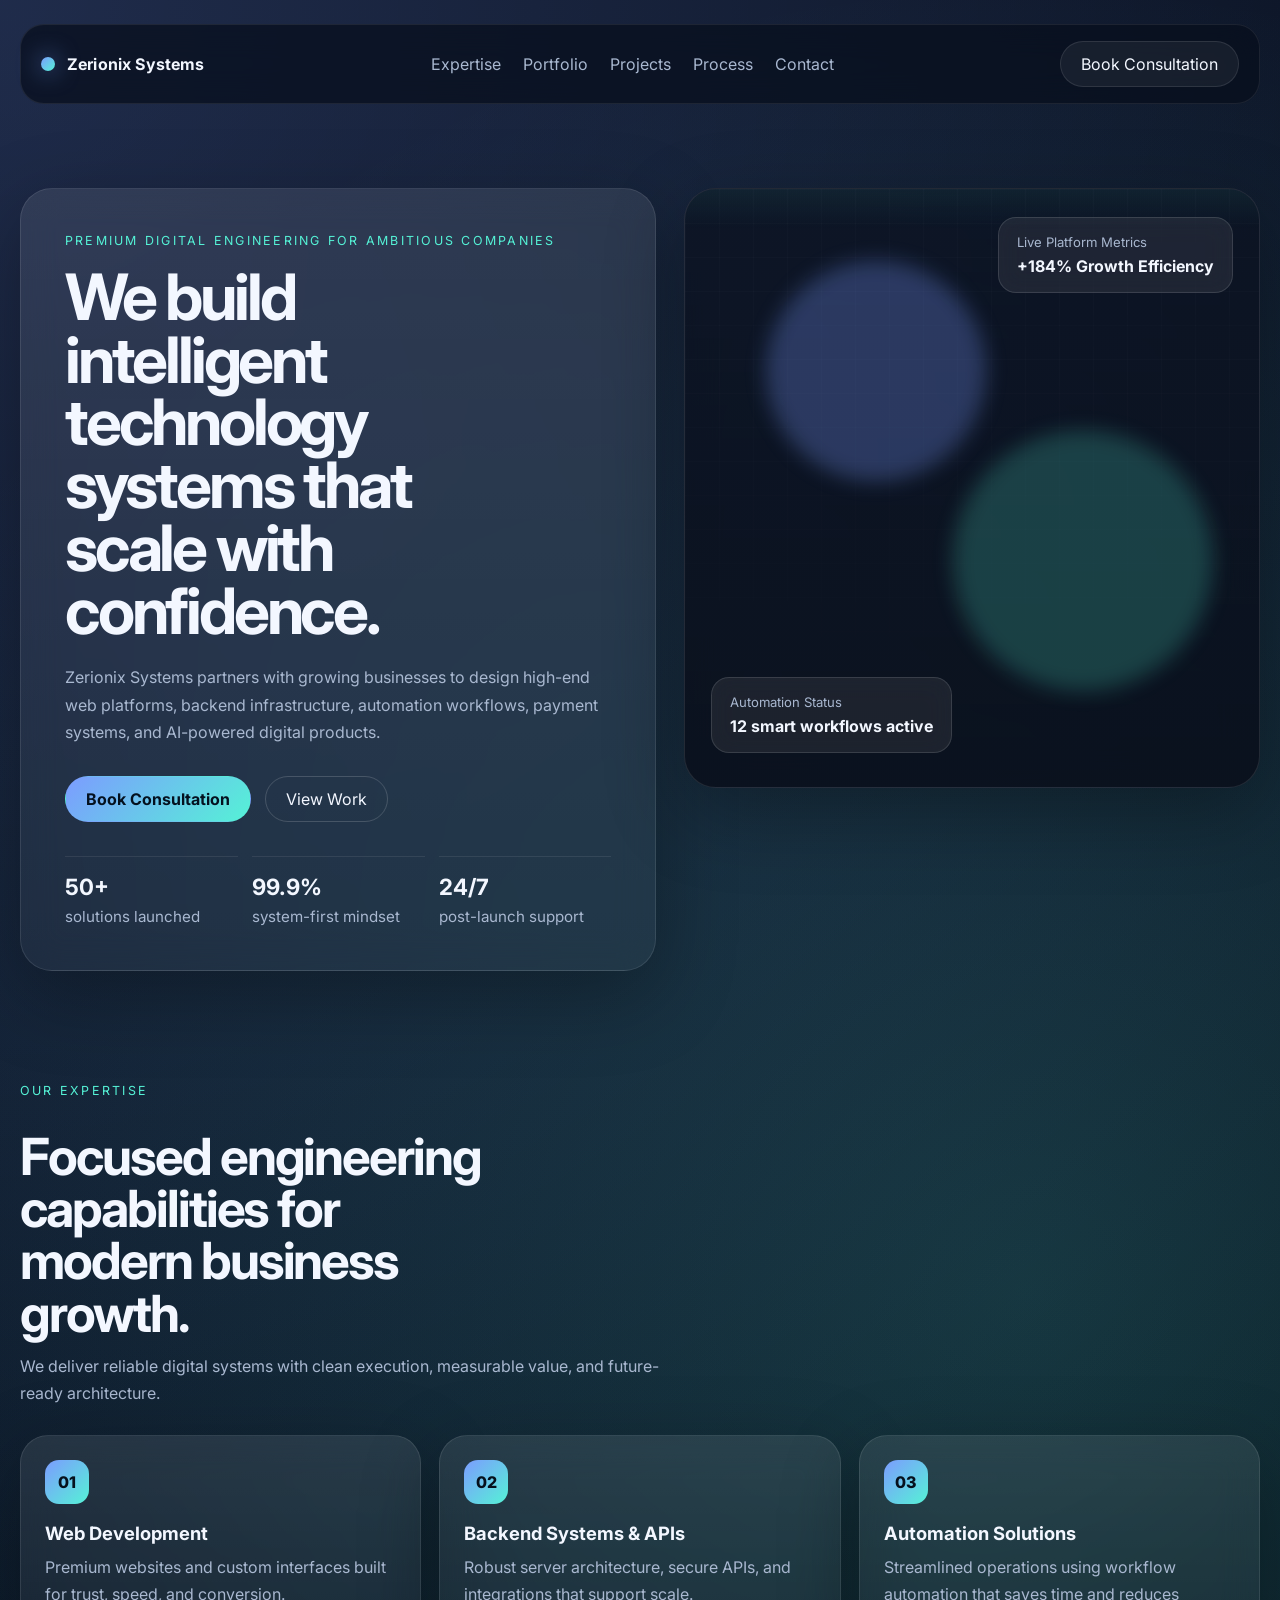
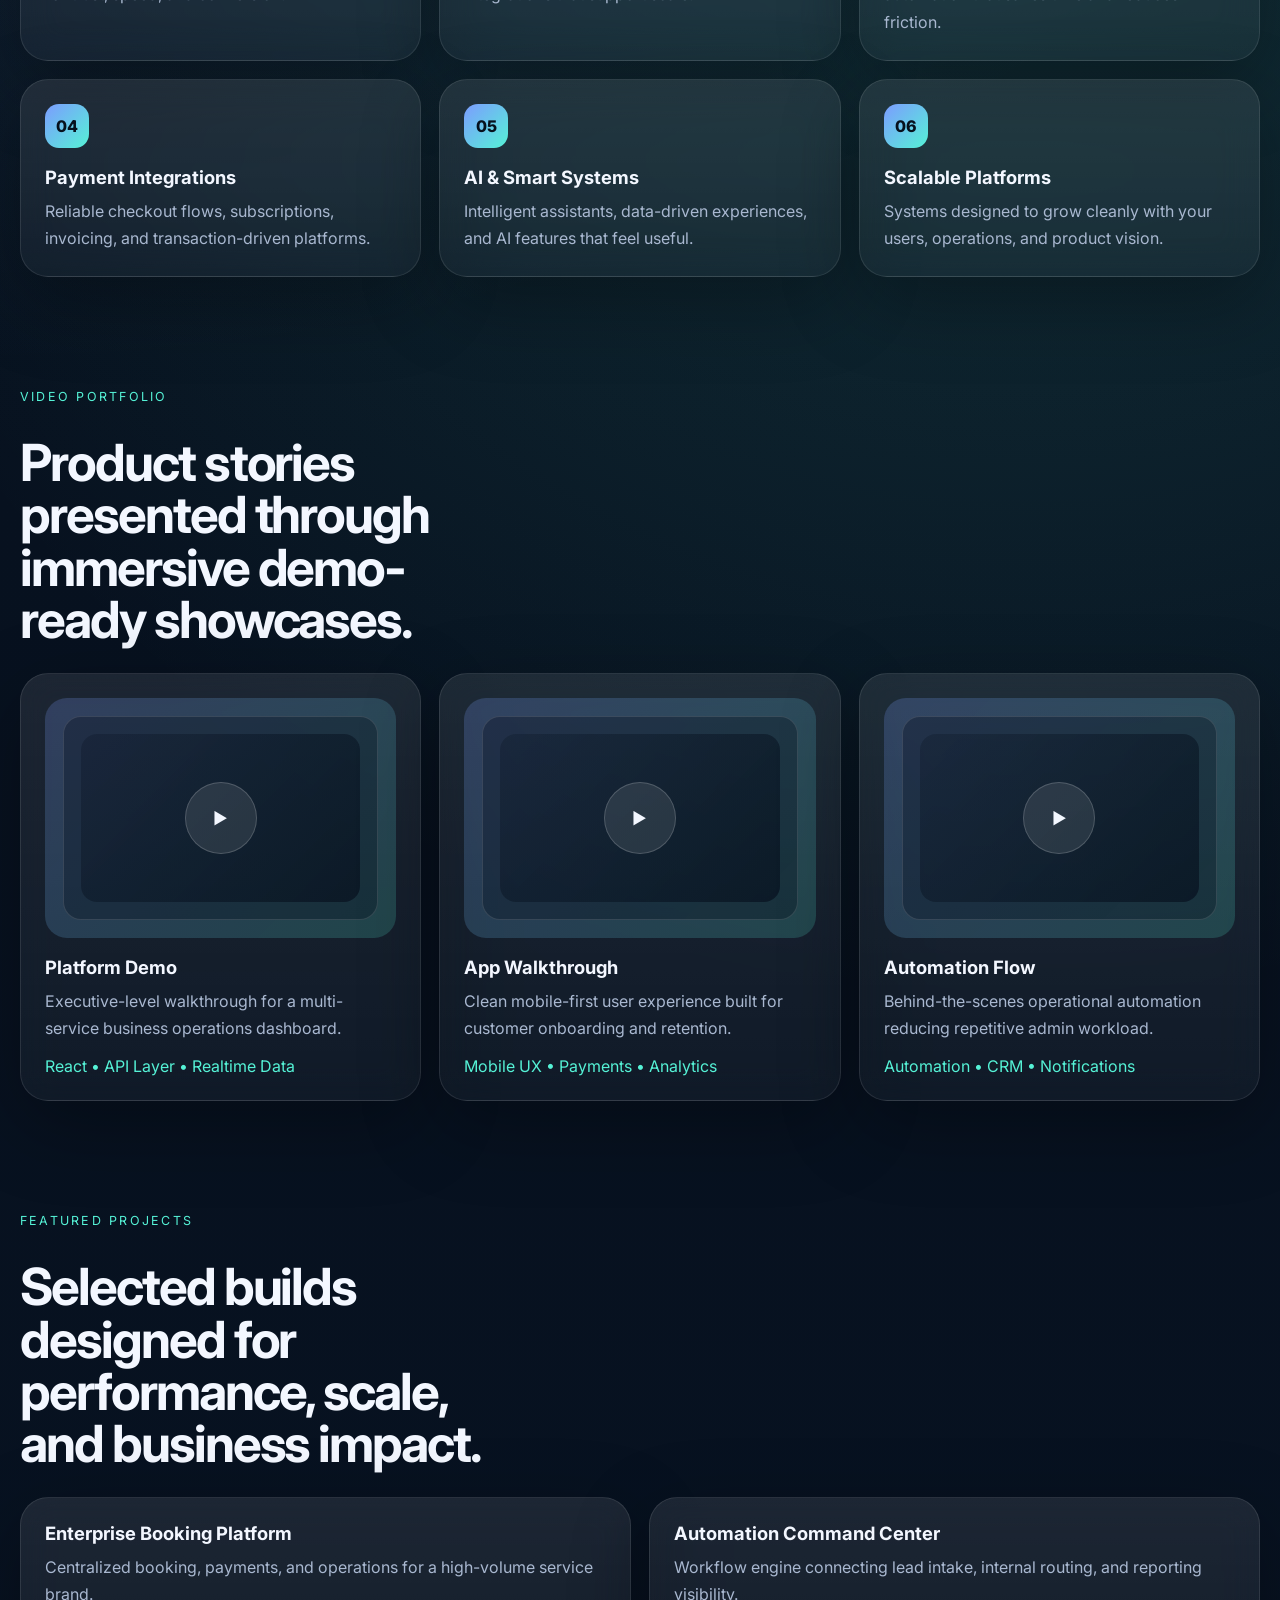
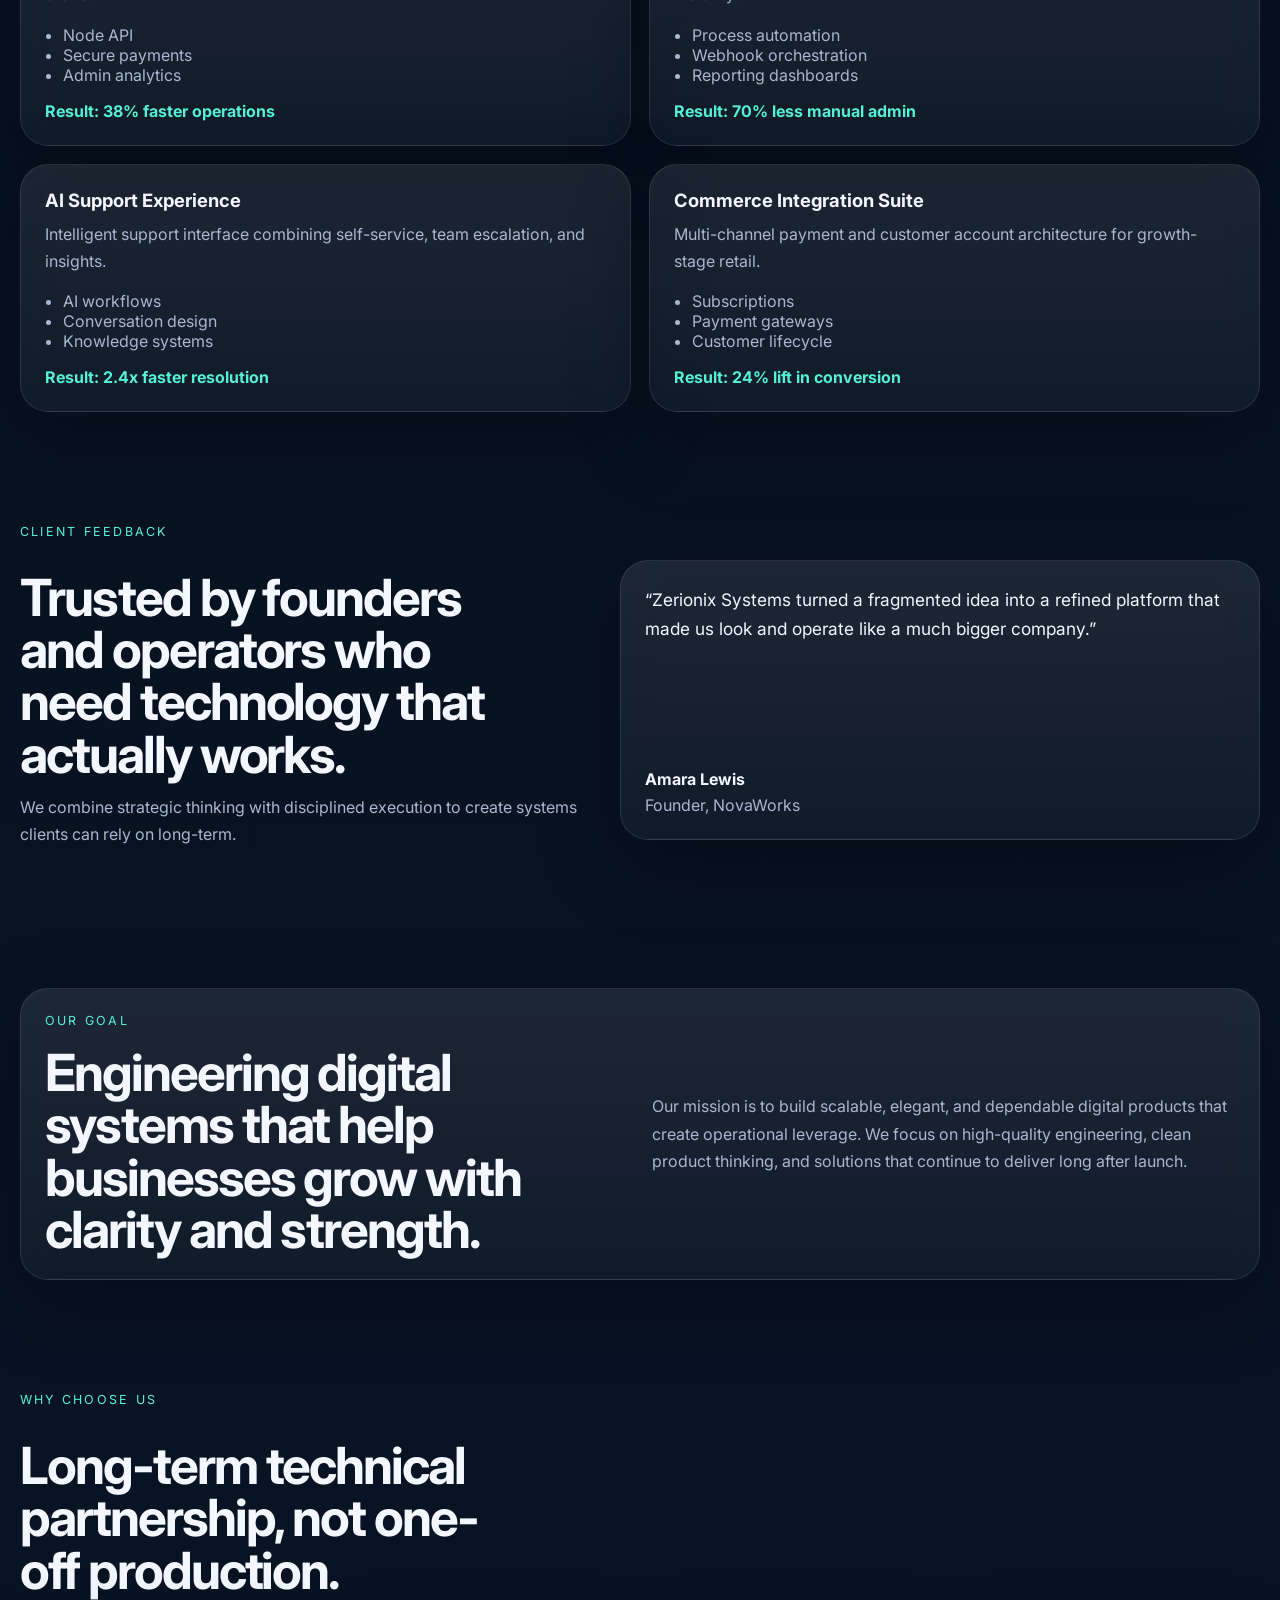
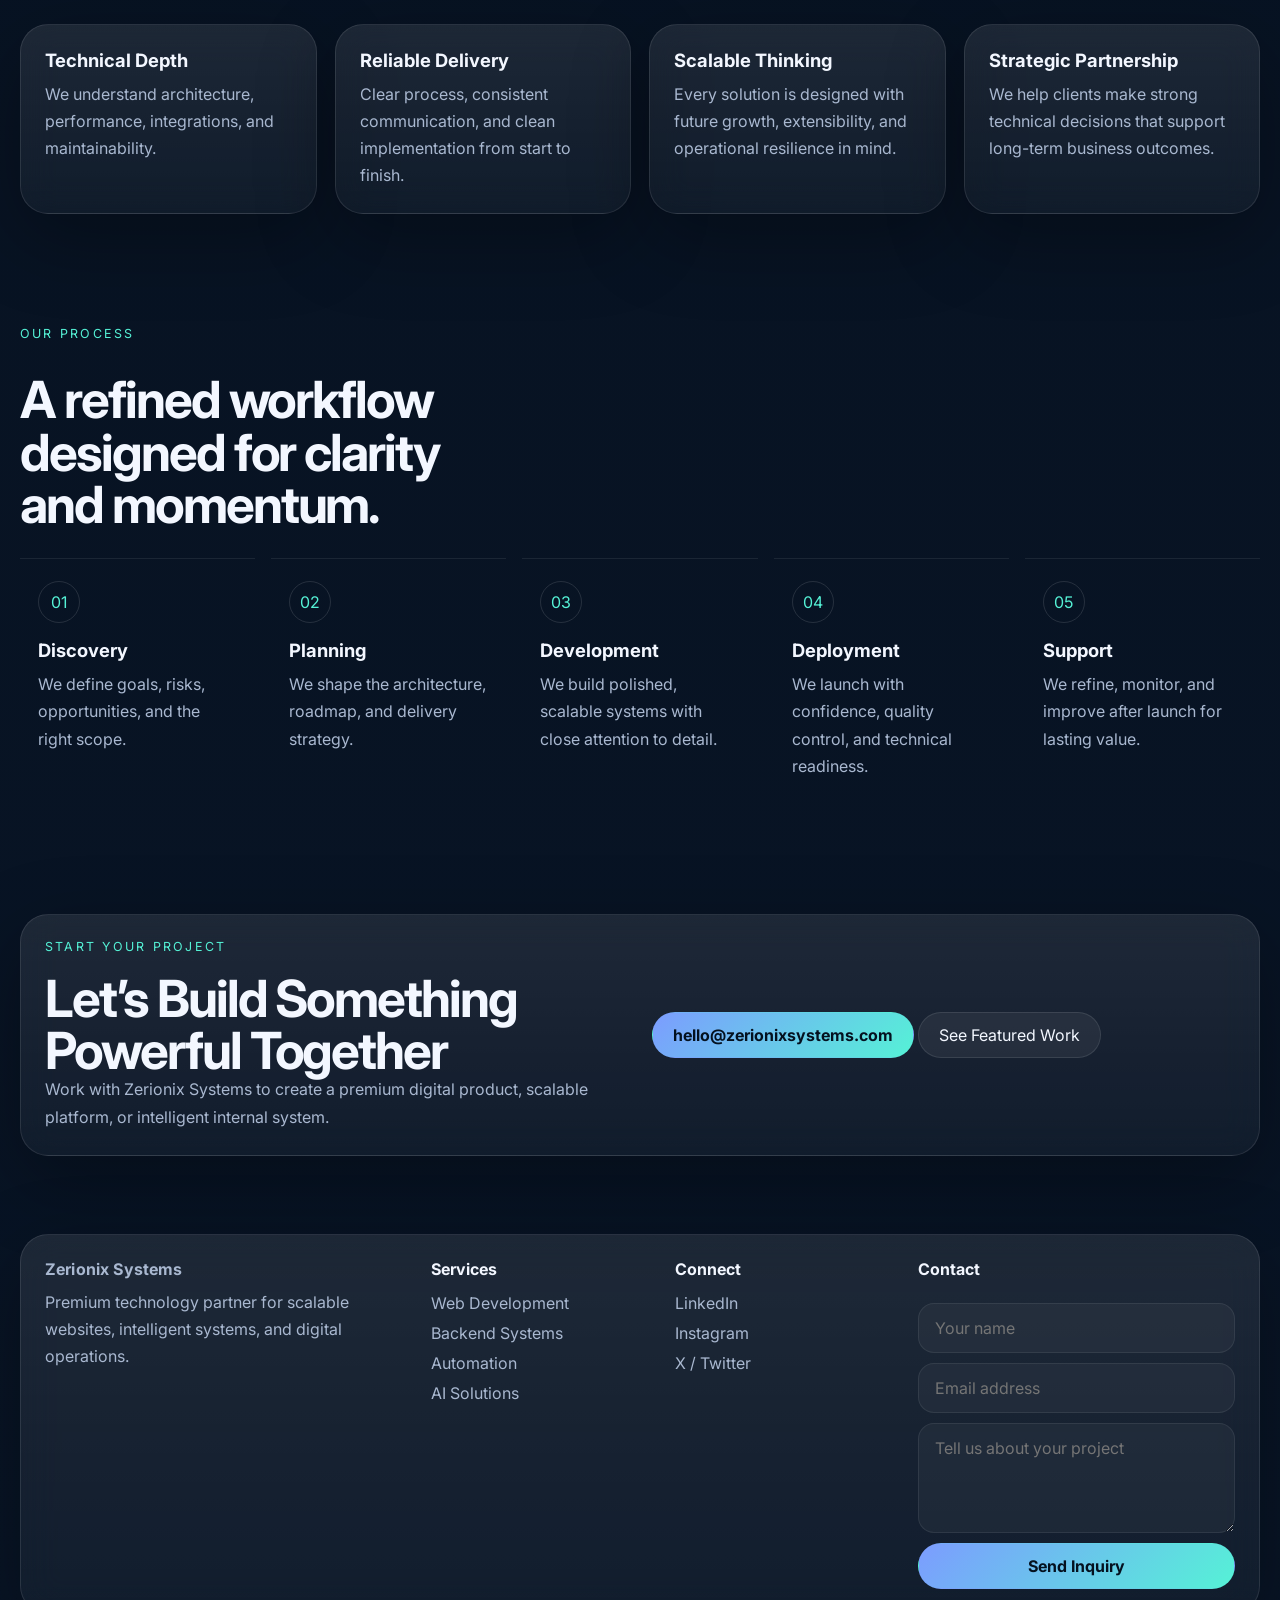
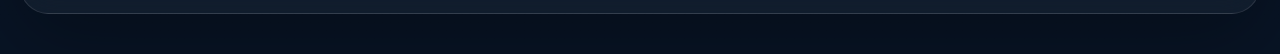
<file: backup/index.html>
<!DOCTYPE html>
<html lang="en">
  <head>
    <meta charset="UTF-8" />
    <meta name="viewport" content="width=device-width, initial-scale=1.0" />
    <title>Zerionix Systems — Digital Engineering Studio</title>
    <meta
      name="description"
      content="Zerionix Systems designs scalable digital platforms, automation solutions, AI systems, and high-performance web experiences for ambitious businesses."
    />
    <link rel="preconnect" href="https://fonts.googleapis.com" />
    <link rel="preconnect" href="https://fonts.gstatic.com" crossorigin />
    <link
      href="https://fonts.googleapis.com/css2?family=Inter:wght@400;500;600;700;800&display=swap"
      rel="stylesheet"
    />
    <link rel="stylesheet" href="styles.css" />
  </head>
  <body>
    <div class="site-shell">
      <header class="topbar">
        <a href="#hero" class="brand">
          <span class="brand-mark"></span>
          <span>Zerionix Systems</span>
        </a>
        <nav class="nav">
          <a href="#expertise">Expertise</a>
          <a href="#portfolio">Portfolio</a>
          <a href="#projects">Projects</a>
          <a href="#process">Process</a>
          <a href="#contact">Contact</a>
        </nav>
        <a href="#contact" class="button button-secondary">Book Consultation</a>
      </header>

      <main>
        <section class="hero section" id="hero">
          <div class="hero-copy glass-panel reveal">
            <div class="eyebrow">Premium digital engineering for ambitious companies</div>
            <h1>We build intelligent technology systems that scale with confidence.</h1>
            <p>
              Zerionix Systems partners with growing businesses to design high-end web
              platforms, backend infrastructure, automation workflows, payment systems,
              and AI-powered digital products.
            </p>
            <div class="hero-actions">
              <a href="#contact" class="button button-primary">Book Consultation</a>
              <a href="#projects" class="button button-ghost">View Work</a>
            </div>
            <div class="hero-stats">
              <div><strong>50+</strong><span>solutions launched</span></div>
              <div><strong>99.9%</strong><span>system-first mindset</span></div>
              <div><strong>24/7</strong><span>post-launch support</span></div>
            </div>
          </div>
          <div class="hero-visual reveal">
            <div class="hero-video-frame glass-panel">
              <div class="hero-grid"></div>
              <div class="orb orb-a"></div>
              <div class="orb orb-b"></div>
              <div class="floating-card floating-card-top">
                <span>Live Platform Metrics</span>
                <strong>+184% Growth Efficiency</strong>
              </div>
              <div class="floating-card floating-card-bottom">
                <span>Automation Status</span>
                <strong>12 smart workflows active</strong>
              </div>
              <div class="scanline"></div>
            </div>
          </div>
        </section>

        <section class="section" id="expertise">
          <div class="section-heading reveal">
            <div class="eyebrow">Our expertise</div>
            <h2>Focused engineering capabilities for modern business growth.</h2>
            <p>
              We deliver reliable digital systems with clean execution, measurable value,
              and future-ready architecture.
            </p>
          </div>
          <div class="card-grid expertise-grid">
            <article class="info-card glass-panel reveal"><span class="icon">01</span><h3>Web Development</h3><p>Premium websites and custom interfaces built for trust, speed, and conversion.</p></article>
            <article class="info-card glass-panel reveal"><span class="icon">02</span><h3>Backend Systems & APIs</h3><p>Robust server architecture, secure APIs, and integrations that support scale.</p></article>
            <article class="info-card glass-panel reveal"><span class="icon">03</span><h3>Automation Solutions</h3><p>Streamlined operations using workflow automation that saves time and reduces friction.</p></article>
            <article class="info-card glass-panel reveal"><span class="icon">04</span><h3>Payment Integrations</h3><p>Reliable checkout flows, subscriptions, invoicing, and transaction-driven platforms.</p></article>
            <article class="info-card glass-panel reveal"><span class="icon">05</span><h3>AI & Smart Systems</h3><p>Intelligent assistants, data-driven experiences, and AI features that feel useful.</p></article>
            <article class="info-card glass-panel reveal"><span class="icon">06</span><h3>Scalable Platforms</h3><p>Systems designed to grow cleanly with your users, operations, and product vision.</p></article>
          </div>
        </section>

        <section class="section" id="portfolio">
          <div class="section-heading reveal">
            <div class="eyebrow">Video portfolio</div>
            <h2>Product stories presented through immersive demo-ready showcases.</h2>
          </div>
          <div class="video-grid">
            <article class="video-card glass-panel reveal">
              <div class="video-preview preview-one"><button class="play-button" aria-label="Play demo">▶</button></div>
              <div class="video-content"><h3>Platform Demo</h3><p>Executive-level walkthrough for a multi-service business operations dashboard.</p><span>React • API Layer • Realtime Data</span></div>
            </article>
            <article class="video-card glass-panel reveal">
              <div class="video-preview preview-two"><button class="play-button" aria-label="Play demo">▶</button></div>
              <div class="video-content"><h3>App Walkthrough</h3><p>Clean mobile-first user experience built for customer onboarding and retention.</p><span>Mobile UX • Payments • Analytics</span></div>
            </article>
            <article class="video-card glass-panel reveal">
              <div class="video-preview preview-three"><button class="play-button" aria-label="Play demo">▶</button></div>
              <div class="video-content"><h3>Automation Flow</h3><p>Behind-the-scenes operational automation reducing repetitive admin workload.</p><span>Automation • CRM • Notifications</span></div>
            </article>
          </div>
        </section>

        <section class="section" id="projects">
          <div class="section-heading reveal">
            <div class="eyebrow">Featured projects</div>
            <h2>Selected builds designed for performance, scale, and business impact.</h2>
          </div>
          <div class="projects-grid">
            <article class="project-card glass-panel reveal"><h3>Enterprise Booking Platform</h3><p>Centralized booking, payments, and operations for a high-volume service brand.</p><ul><li>Node API</li><li>Secure payments</li><li>Admin analytics</li></ul><strong>Result: 38% faster operations</strong></article>
            <article class="project-card glass-panel reveal"><h3>Automation Command Center</h3><p>Workflow engine connecting lead intake, internal routing, and reporting visibility.</p><ul><li>Process automation</li><li>Webhook orchestration</li><li>Reporting dashboards</li></ul><strong>Result: 70% less manual admin</strong></article>
            <article class="project-card glass-panel reveal"><h3>AI Support Experience</h3><p>Intelligent support interface combining self-service, team escalation, and insights.</p><ul><li>AI workflows</li><li>Conversation design</li><li>Knowledge systems</li></ul><strong>Result: 2.4x faster resolution</strong></article>
            <article class="project-card glass-panel reveal"><h3>Commerce Integration Suite</h3><p>Multi-channel payment and customer account architecture for growth-stage retail.</p><ul><li>Subscriptions</li><li>Payment gateways</li><li>Customer lifecycle</li></ul><strong>Result: 24% lift in conversion</strong></article>
          </div>
        </section>

        <section class="section split-section" id="testimonials">
          <div class="section-heading reveal split-copy">
            <div class="eyebrow">Client feedback</div>
            <h2>Trusted by founders and operators who need technology that actually works.</h2>
            <p>We combine strategic thinking with disciplined execution to create systems clients can rely on long-term.</p>
          </div>
          <div class="testimonial-slider reveal" data-slider>
            <article class="testimonial-card glass-panel active"><p>“Zerionix Systems turned a fragmented idea into a refined platform that made us look and operate like a much bigger company.”</p><div><strong>Amara Lewis</strong><span>Founder, NovaWorks</span></div></article>
            <article class="testimonial-card glass-panel"><p>“Their communication, architecture decisions, and quality of execution gave us confidence at every stage of the project.”</p><div><strong>Daniel Reed</strong><span>COO, Elevate Commerce</span></div></article>
            <article class="testimonial-card glass-panel"><p>“From APIs to automation, the entire system feels intentional, scalable, and premium. It changed how our business runs.”</p><div><strong>Sophia Karim</strong><span>Director, Axis Health Group</span></div></article>
          </div>
        </section>

        <section class="section vision-section" id="vision">
          <div class="vision-card glass-panel reveal">
            <div>
              <div class="eyebrow">Our goal</div>
              <h2>Engineering digital systems that help businesses grow with clarity and strength.</h2>
            </div>
            <p>
              Our mission is to build scalable, elegant, and dependable digital products that
              create operational leverage. We focus on high-quality engineering, clean product
              thinking, and solutions that continue to deliver long after launch.
            </p>
          </div>
        </section>

        <section class="section" id="why-us">
          <div class="section-heading reveal">
            <div class="eyebrow">Why choose us</div>
            <h2>Long-term technical partnership, not one-off production.</h2>
          </div>
          <div class="reasons-grid">
            <article class="reason-card glass-panel reveal"><h3>Technical Depth</h3><p>We understand architecture, performance, integrations, and maintainability.</p></article>
            <article class="reason-card glass-panel reveal"><h3>Reliable Delivery</h3><p>Clear process, consistent communication, and clean implementation from start to finish.</p></article>
            <article class="reason-card glass-panel reveal"><h3>Scalable Thinking</h3><p>Every solution is designed with future growth, extensibility, and operational resilience in mind.</p></article>
            <article class="reason-card glass-panel reveal"><h3>Strategic Partnership</h3><p>We help clients make strong technical decisions that support long-term business outcomes.</p></article>
          </div>
        </section>

        <section class="section" id="process">
          <div class="section-heading reveal">
            <div class="eyebrow">Our process</div>
            <h2>A refined workflow designed for clarity and momentum.</h2>
          </div>
          <div class="process-row">
            <article class="process-step reveal"><span>01</span><h3>Discovery</h3><p>We define goals, risks, opportunities, and the right scope.</p></article>
            <article class="process-step reveal"><span>02</span><h3>Planning</h3><p>We shape the architecture, roadmap, and delivery strategy.</p></article>
            <article class="process-step reveal"><span>03</span><h3>Development</h3><p>We build polished, scalable systems with close attention to detail.</p></article>
            <article class="process-step reveal"><span>04</span><h3>Deployment</h3><p>We launch with confidence, quality control, and technical readiness.</p></article>
            <article class="process-step reveal"><span>05</span><h3>Support</h3><p>We refine, monitor, and improve after launch for lasting value.</p></article>
          </div>
        </section>

        <section class="section cta-section" id="contact">
          <div class="cta-card glass-panel reveal">
            <div>
              <div class="eyebrow">Start your project</div>
              <h2>Let’s Build Something Powerful Together</h2>
              <p>Work with Zerionix Systems to create a premium digital product, scalable platform, or intelligent internal system.</p>
            </div>
            <div class="cta-actions">
              <a href="mailto:hello@zerionixsystems.com" class="button button-primary">hello@zerionixsystems.com</a>
              <a href="#projects" class="button button-secondary">See Featured Work</a>
            </div>
          </div>
        </section>
      </main>

      <footer class="footer glass-panel">
        <div>
          <a href="#hero" class="brand footer-brand"><span class="brand-mark"></span><span>Zerionix Systems</span></a>
          <p>Premium technology partner for scalable websites, intelligent systems, and digital operations.</p>
        </div>
        <div>
          <h4>Services</h4>
          <a href="#expertise">Web Development</a>
          <a href="#expertise">Backend Systems</a>
          <a href="#expertise">Automation</a>
          <a href="#expertise">AI Solutions</a>
        </div>
        <div>
          <h4>Connect</h4>
          <a href="https://www.linkedin.com" target="_blank" rel="noreferrer">LinkedIn</a>
          <a href="https://www.instagram.com" target="_blank" rel="noreferrer">Instagram</a>
          <a href="https://www.x.com" target="_blank" rel="noreferrer">X / Twitter</a>
        </div>
        <form class="contact-form">
          <h4>Contact</h4>
          <input type="text" placeholder="Your name" aria-label="Your name" />
          <input type="email" placeholder="Email address" aria-label="Email address" />
          <textarea rows="4" placeholder="Tell us about your project" aria-label="Project details"></textarea>
          <button type="submit" class="button button-primary">Send Inquiry</button>
        </form>
      </footer>
    </div>

    <script src="script.js"></script>
  </body>
</html>
</file>
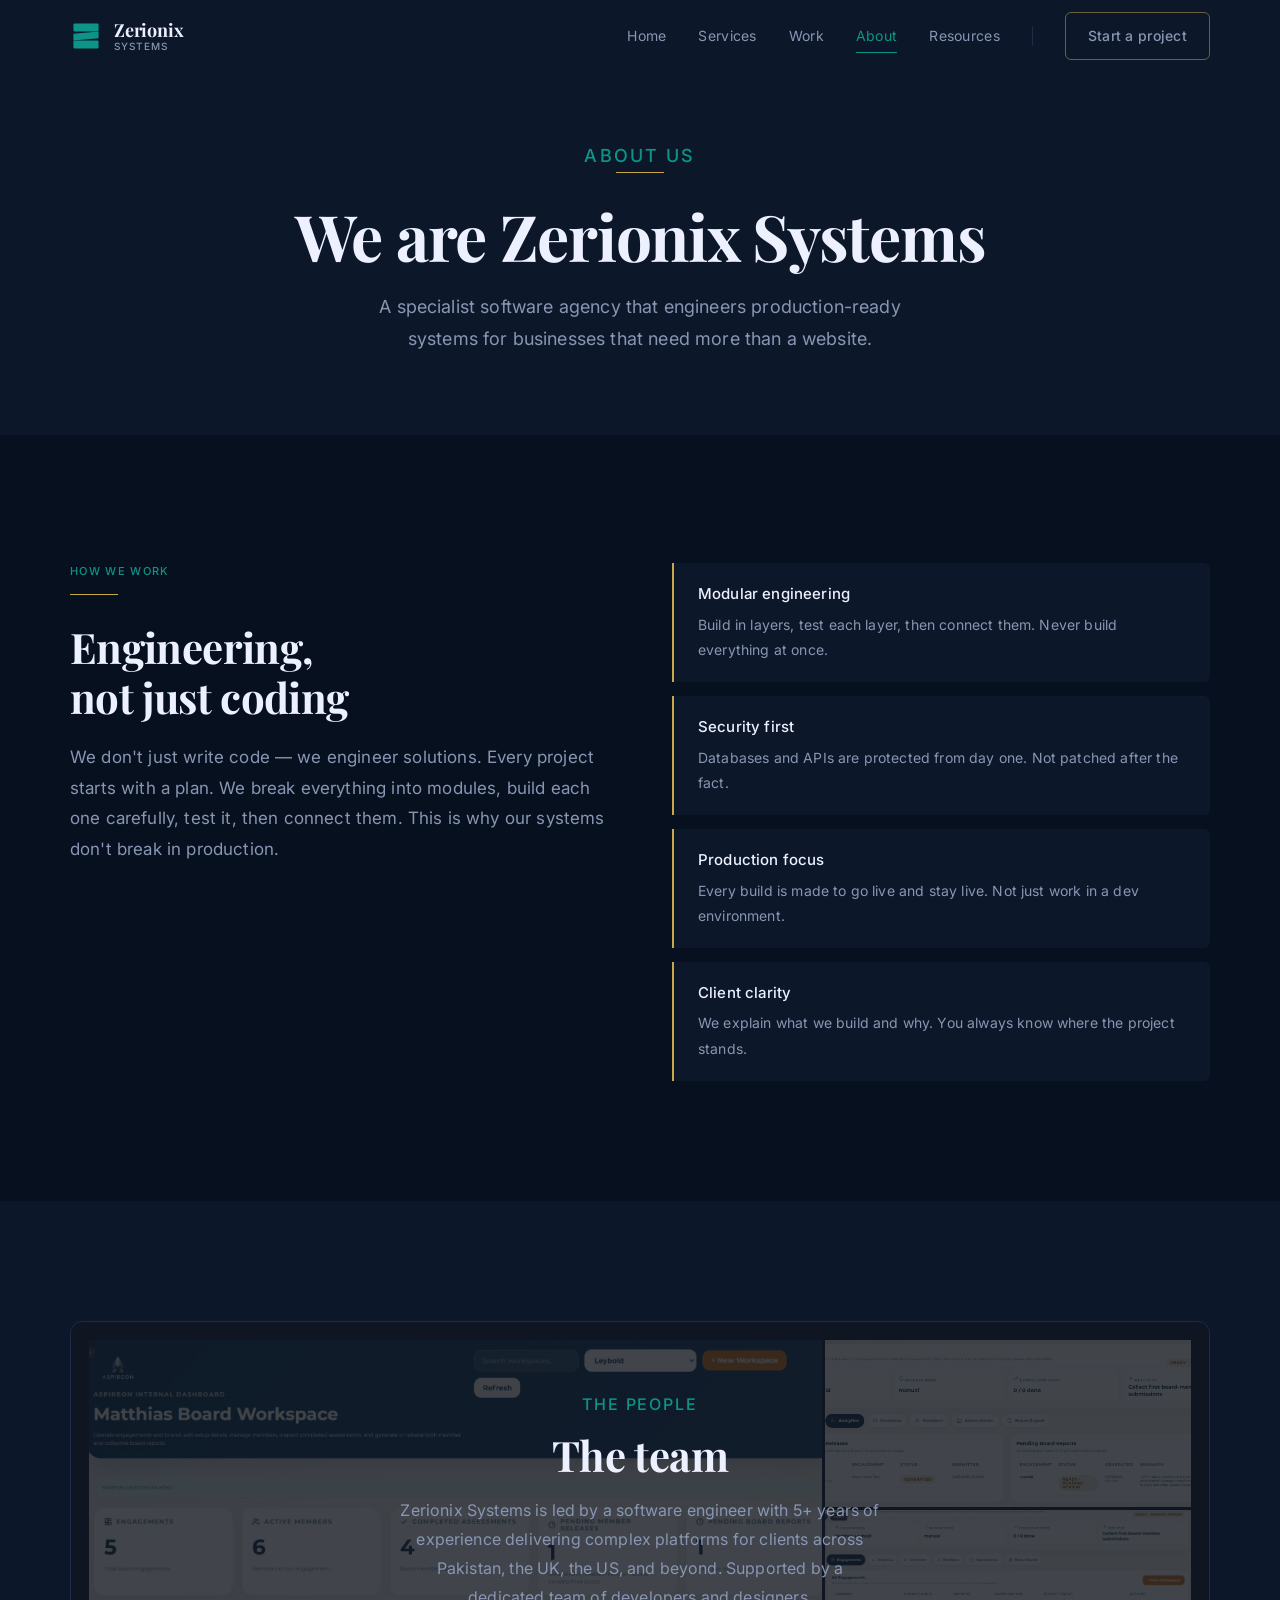
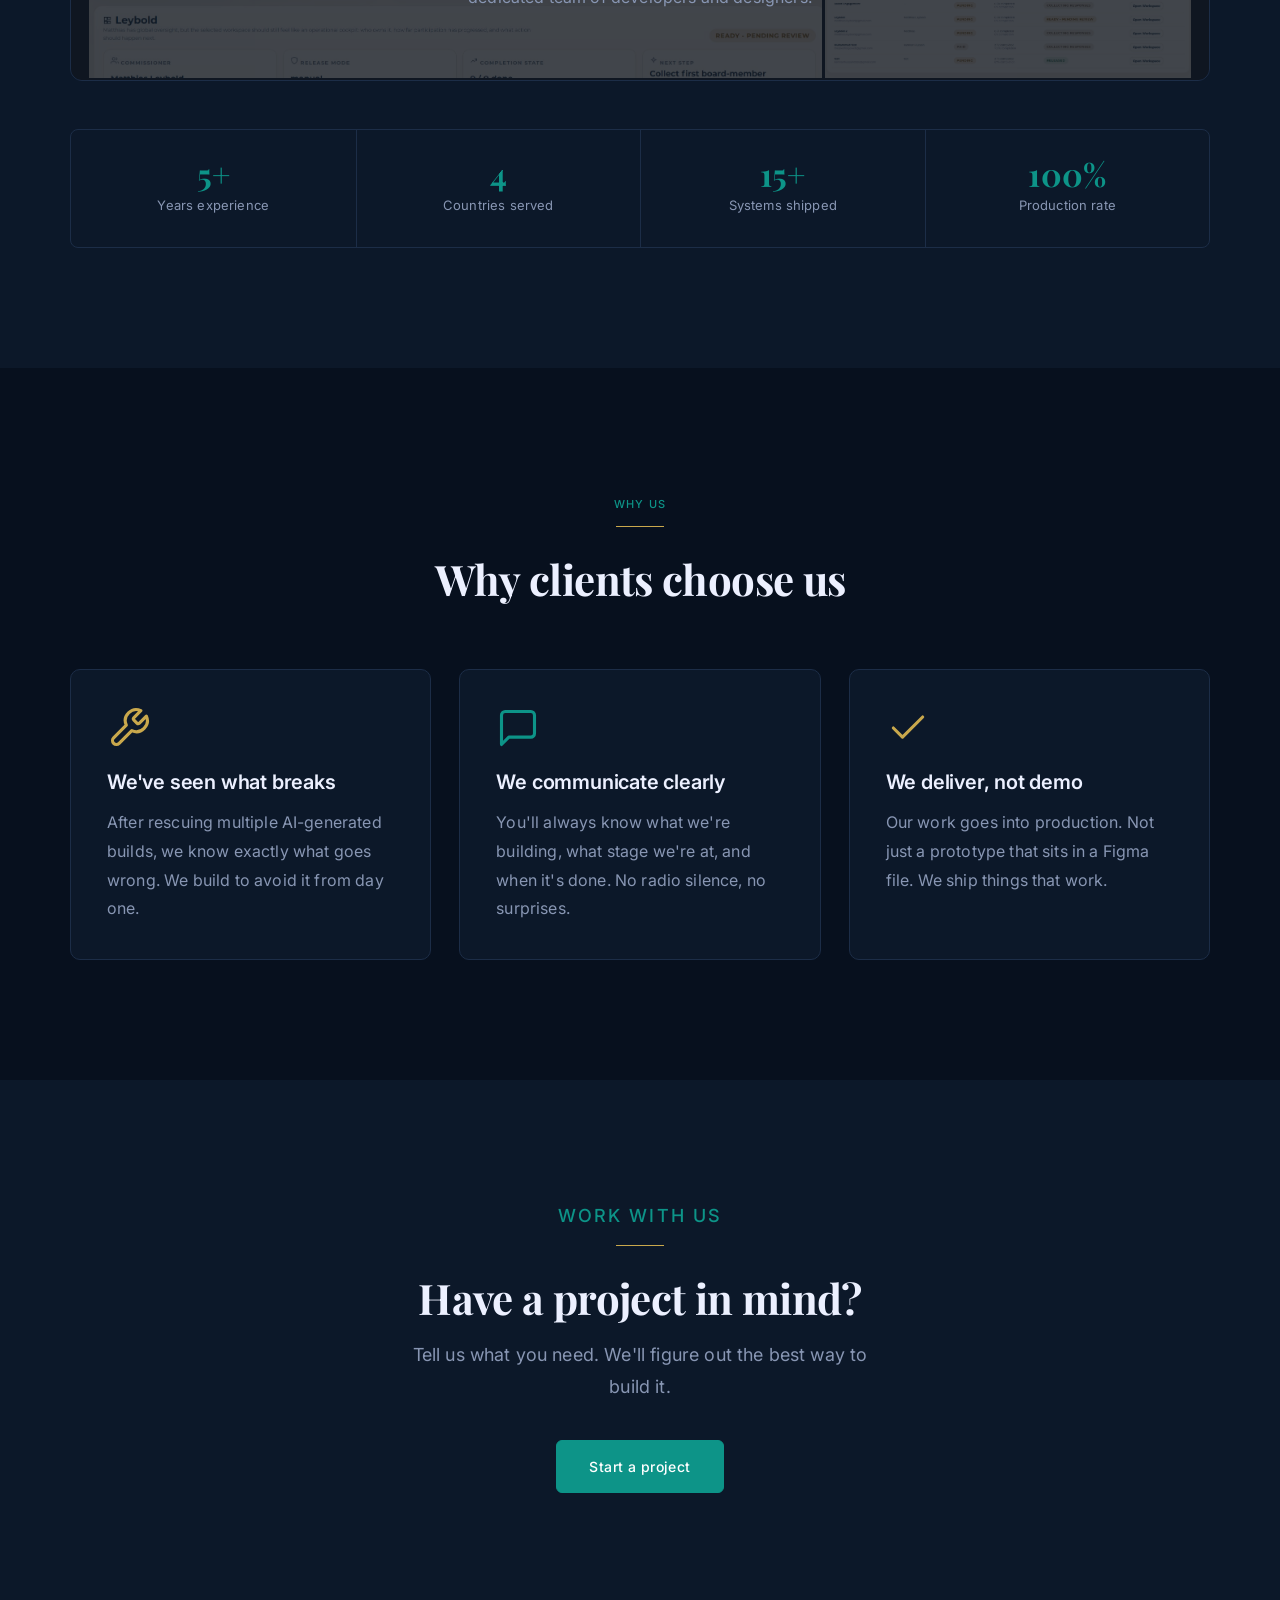
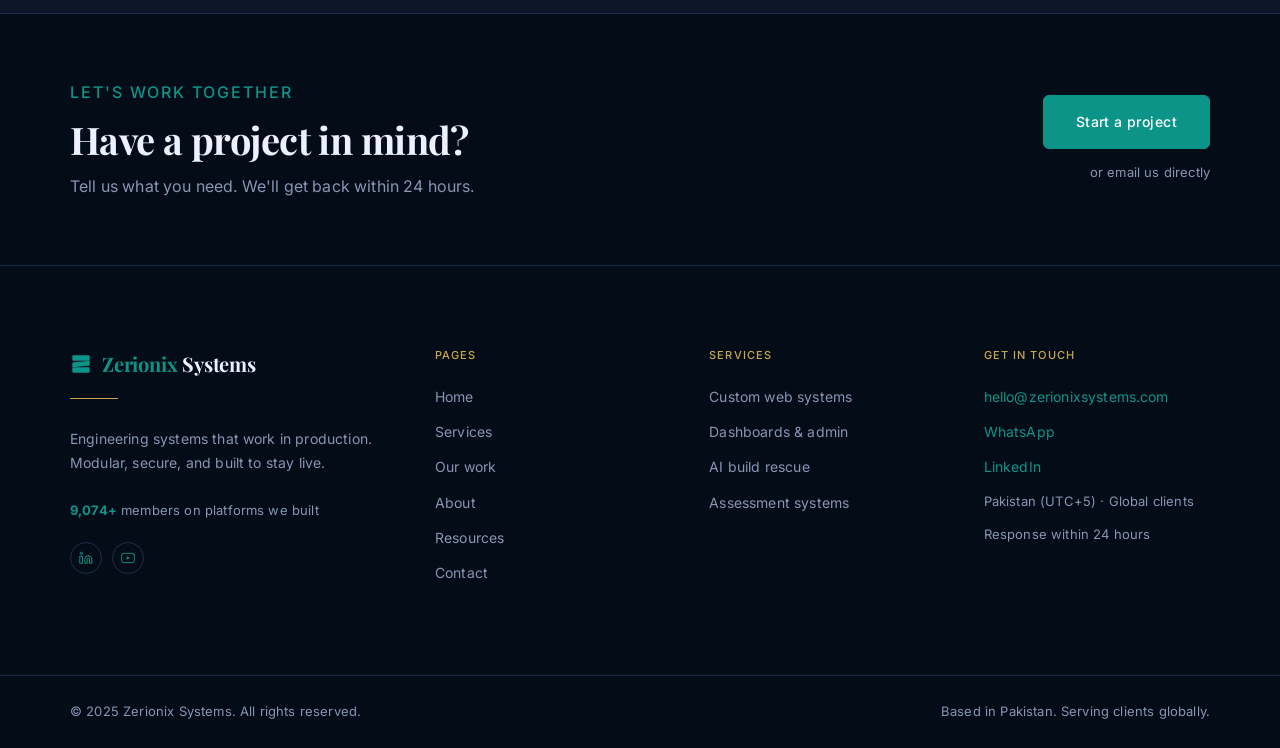
<file: about.html>
﻿<!DOCTYPE html>
<html lang="en">
<head>
  <meta charset="UTF-8"/>
  <meta name="viewport" content="width=device-width, initial-scale=1.0"/>
  <title>About — Zerionix Systems</title>
  <meta name="description" content="Learn how Zerionix Systems approaches modular engineering, production-ready software delivery, and client communication."/>
  <meta property="og:title" content="About — Zerionix Systems"/>
  <meta property="og:description" content="A specialist software agency that engineers production-ready systems for businesses that need more than a website."/>
  <meta property="og:type" content="website"/>
  <link rel="preconnect" href="https://fonts.googleapis.com"/>
  <link rel="preconnect" href="https://fonts.gstatic.com" crossorigin/>
  <link href="https://fonts.googleapis.com/css2?family=Playfair+Display:wght@700&family=Inter:wght@400;500&display=swap" rel="stylesheet"/>
  <link rel="stylesheet" href="css/style.css"/>
  <link rel="stylesheet" href="css/nav.css"/>
  <link rel="stylesheet" href="css/animations.css"/>
</head>
<body data-page="about">

<header class="site-header" data-site-header>
  <div class="container nav-shell">
    <a class="logo" href="index.html">
      <svg class="logo-icon" viewBox="0 0 28 28" xmlns="http://www.w3.org/2000/svg" aria-hidden="true"><rect x="3" y="3" width="22" height="7" rx="1" fill="#0D9488"/><polygon points="25,10 25,16 3,18 3,12" fill="#0D9488"/><rect x="3" y="18" width="22" height="7" rx="1" fill="#0D9488"/></svg>
      <span class="logo-text"><span class="logo-primary">Zerionix</span><span class="logo-secondary">Systems</span></span>
    </a>
    <nav class="nav-links" aria-label="Primary navigation">
      <a href="index.html" data-nav-link>Home</a>
      <a href="services.html" data-nav-link>Services</a>
      <a href="work.html" data-nav-link>Work</a>
      <a href="about.html" data-nav-link>About</a>
      <a href="resources.html" data-nav-link>Resources</a>
      <span class="nav-sep" aria-hidden="true"></span>
      <a class="btn-secondary" href="contact.html">Start a project</a>
    </nav>
    <button class="nav-toggle" type="button" data-nav-toggle aria-label="Open menu" aria-expanded="false">
      <span></span><span></span><span></span>
    </button>
  </div>
</header>
<div class="mobile-menu" data-mobile-menu>
  <button class="mobile-close" data-mobile-close aria-label="Close menu">&times;</button>
  <a href="index.html">Home</a><a href="services.html">Services</a><a href="work.html">Work</a>
  <a href="about.html">About</a><a href="resources.html">Resources</a>
  <a href="contact.html" class="btn-primary" style="margin-top:8px;">Start a project</a>
</div>

<main>

  <!-- Hero -->
  <section class="page-hero dot-bg fade-in">
    <div class="container">
      <p class="label-tag">About us</p>
      <span class="gold-rule" style="margin:0 auto 28px"></span>
      <h1>We are Zerionix Systems</h1>
      <p>A specialist software agency that engineers production-ready systems for businesses that need more than a website.</p>
    </div>
  </section>

  <!-- How we work -->
  <section class="section">
    <div class="container">
      <div style="display:grid;grid-template-columns:1fr 1fr;gap:64px;align-items:start;">
        <div class="fade-in">
          <p class="label-tag">How we work</p>
          <span class="gold-rule"></span>
          <h2>Engineering,<br>not just coding</h2>
          <p style="font-size:17px;line-height:1.8;">We don't just write code — we engineer solutions. Every project starts with a plan. We break everything into modules, build each one carefully, test it, then connect them. This is why our systems don't break in production.</p>
        </div>
        <div class="fade-in" data-delay="0.15s" style="padding-top:8px;">
          <div class="value-card">
            <h4>Modular engineering</h4>
            <p>Build in layers, test each layer, then connect them. Never build everything at once.</p>
          </div>
          <div class="value-card">
            <h4>Security first</h4>
            <p>Databases and APIs are protected from day one. Not patched after the fact.</p>
          </div>
          <div class="value-card">
            <h4>Production focus</h4>
            <p>Every build is made to go live and stay live. Not just work in a dev environment.</p>
          </div>
          <div class="value-card">
            <h4>Client clarity</h4>
            <p>We explain what we build and why. You always know where the project stands.</p>
          </div>
        </div>
      </div>
    </div>
  </section>

  <!-- Team -->
  <section class="section section-surface">
    <div class="container">
      <div class="team-visual fade-in">
        <div class="team-collage" aria-hidden="true">
          <div class="team-collage-main screenshot-frame">
            <img class="screenshot-img" src="img/aspireon/screen-aspireon-admin.png" loading="lazy" alt="" />
          </div>
          <div class="team-collage-side">
            <div class="screenshot-frame">
              <img class="screenshot-img" src="img/aspireon/screen-aspireon-analytics.png" loading="lazy" alt="" />
            </div>
            <div class="screenshot-frame">
              <img class="screenshot-img" src="img/aspireon/screen-aspireon-engagements.png" loading="lazy" alt="" />
            </div>
          </div>
        </div>
        <div class="team-visual-inner">
          <p class="label-tag" style="margin:0 auto 12px">The people</p>
          <h2>The team</h2>
          <p>Zerionix Systems is led by a software engineer with 5+ years of experience delivering complex platforms for clients across Pakistan, the UK, the US, and beyond. Supported by a dedicated team of developers and designers.</p>
        </div>
      </div>

      <!-- Stats in a row -->
      <div style="display:grid;grid-template-columns:repeat(4,1fr);gap:0;border:1px solid var(--color-border);border-radius:8px;overflow:hidden;" class="fade-in" data-delay="0.1s">
        <div style="text-align:center;padding:28px 16px;">
          <span style="display:block;font-family:'Playfair Display',serif;font-size:32px;font-weight:700;color:var(--color-teal);line-height:1;">5+</span>
          <span style="font-size:13px;color:var(--color-text-secondary);">Years experience</span>
        </div>
        <div style="text-align:center;padding:28px 16px;border-left:1px solid var(--color-border);">
          <span style="display:block;font-family:'Playfair Display',serif;font-size:32px;font-weight:700;color:var(--color-teal);line-height:1;">4</span>
          <span style="font-size:13px;color:var(--color-text-secondary);">Countries served</span>
        </div>
        <div style="text-align:center;padding:28px 16px;border-left:1px solid var(--color-border);">
          <span style="display:block;font-family:'Playfair Display',serif;font-size:32px;font-weight:700;color:var(--color-teal);line-height:1;">15+</span>
          <span style="font-size:13px;color:var(--color-text-secondary);">Systems shipped</span>
        </div>
        <div style="text-align:center;padding:28px 16px;border-left:1px solid var(--color-border);">
          <span style="display:block;font-family:'Playfair Display',serif;font-size:32px;font-weight:700;color:var(--color-teal);line-height:1;">100%</span>
          <span style="font-size:13px;color:var(--color-text-secondary);">Production rate</span>
        </div>
      </div>
    </div>
  </section>

  <!-- Why clients choose us -->
  <section class="section">
    <div class="container">
      <div class="section-header center fade-in">
        <p class="label-tag">Why us</p>
        <span class="gold-rule"></span>
        <h2>Why clients choose us</h2>
      </div>
      <div class="card-grid three-col">
        <article class="card fade-in" data-delay="0s">
          <div class="icon-mark gold" aria-hidden="true">
            <svg viewBox="0 0 24 24"><path d="M14.7 6.3a1 1 0 0 0 0 1.4l1.6 1.6a1 1 0 0 0 1.4 0l3.77-3.77a6 6 0 0 1-7.94 7.94l-6.91 6.91a2.12 2.12 0 0 1-3-3l6.91-6.91a6 6 0 0 1 7.94-7.94l-3.76 3.76z"></path></svg>
          </div>
          <h3>We've seen what breaks</h3>
          <p>After rescuing multiple AI-generated builds, we know exactly what goes wrong. We build to avoid it from day one.</p>
        </article>
        <article class="card fade-in" data-delay="0.12s">
          <div class="icon-mark" aria-hidden="true">
            <svg viewBox="0 0 24 24"><path d="M21 15a2 2 0 0 1-2 2H7l-4 4V5a2 2 0 0 1 2-2h14a2 2 0 0 1 2 2z"></path></svg>
          </div>
          <h3>We communicate clearly</h3>
          <p>You'll always know what we're building, what stage we're at, and when it's done. No radio silence, no surprises.</p>
        </article>
        <article class="card fade-in" data-delay="0.24s">
          <div class="icon-mark gold" aria-hidden="true">
            <svg viewBox="0 0 24 24"><polyline points="20 6 9 17 4 12"></polyline></svg>
          </div>
          <h3>We deliver, not demo</h3>
          <p>Our work goes into production. Not just a prototype that sits in a Figma file. We ship things that work.</p>
        </article>
      </div>
    </div>
  </section>

  <!-- CTA -->
  <section class="cta-section">
    <div class="container">
      <p class="label-tag fade-in">Work with us</p>
      <span class="gold-rule fade-in" data-delay="0.05s"></span>
      <h2 class="fade-in" data-delay="0.1s">Have a project in mind?</h2>
      <p class="fade-in" data-delay="0.2s">Tell us what you need. We'll figure out the best way to build it.</p>
      <a class="btn-primary fade-in" data-delay="0.3s" href="contact.html">Start a project</a>
    </div>
  </section>

</main>

<footer class="site-footer">

  <!-- Pre-footer CTA -->
  <div class="footer-pre">
    <div class="container footer-pre-inner">
      <div class="footer-pre-text">
        <p class="label-tag">Let's work together</p>
        <h2 class="footer-pre-heading">Have a project in mind?</h2>
        <p>Tell us what you need. We'll get back within 24 hours.</p>
      </div>
      <div class="footer-pre-actions">
        <a class="btn-primary" href="contact.html">Start a project</a>
        <a href="mailto:hello@zerionixsystems.com" class="footer-pre-email">or email us directly</a>
      </div>
    </div>
  </div>

  <!-- Footer columns -->
  <div class="container footer-grid">
    <div>
      <a class="footer-logo" href="index.html"><svg viewBox="0 0 28 28" xmlns="http://www.w3.org/2000/svg" aria-hidden="true" style="width:22px;height:22px;flex-shrink:0"><rect x="3" y="3" width="22" height="7" rx="1" fill="#0D9488"/><polygon points="25,10 25,16 3,18 3,12" fill="#0D9488"/><rect x="3" y="18" width="22" height="7" rx="1" fill="#0D9488"/></svg><span><span style="color:var(--color-teal)">Zerionix</span> Systems</span></a>
      <span class="gold-rule"></span>
      <p class="footer-tagline">Engineering systems that work in production. Modular, secure, and built to stay live.</p>
      <p class="footer-stat"><strong>9,074+</strong> members on platforms we built</p>
      <div class="footer-socials" style="margin-top:20px;">
        <a class="social-icon" href="https://www.linkedin.com" target="_blank" rel="noreferrer" aria-label="LinkedIn">
          <svg viewBox="0 0 24 24"><path d="M16 8a6 6 0 0 1 6 6v7h-4v-7a2 2 0 0 0-4 0v7h-4v-7a6 6 0 0 1 6-6z"></path><rect x="2" y="9" width="4" height="12"></rect><circle cx="4" cy="4" r="2"></circle></svg>
        </a>
        <a class="social-icon" href="#" target="_blank" rel="noreferrer" aria-label="YouTube">
          <svg viewBox="0 0 24 24"><path d="M22.54 6.42a2.78 2.78 0 0 0-1.95-1.96C18.88 4 12 4 12 4s-6.88 0-8.59.46a2.78 2.78 0 0 0-1.95 1.96A29 29 0 0 0 1 12a29 29 0 0 0 .46 5.58A2.78 2.78 0 0 0 3.41 19.54C5.12 20 12 20 12 20s6.88 0 8.59-.46a2.78 2.78 0 0 0 1.95-1.96A29 29 0 0 0 23 12a29 29 0 0 0-.46-5.58z"></path><polygon points="9.75 15.02 15.5 12 9.75 8.98 9.75 15.02" fill="currentColor" stroke="none"></polygon></svg>
        </a>
      </div>
    </div>
    <div>
      <p class="footer-heading">Pages</p>
      <nav>
        <a href="index.html">Home</a>
        <a href="services.html">Services</a>
        <a href="work.html">Our work</a>
        <a href="about.html">About</a>
        <a href="resources.html">Resources</a>
        <a href="contact.html">Contact</a>
      </nav>
    </div>
    <div>
      <p class="footer-heading">Services</p>
      <nav>
        <a href="services.html#service-1">Custom web systems</a>
        <a href="services.html#service-2">Dashboards &amp; admin</a>
        <a href="services.html#service-3">AI build rescue</a>
        <a href="services.html#service-4">Assessment systems</a>
      </nav>
    </div>
    <div>
      <p class="footer-heading">Get in touch</p>
      <a href="mailto:hello@zerionixsystems.com" class="footer-contact-item teal">hello@zerionixsystems.com</a>
      <a href="https://wa.me/" target="_blank" rel="noreferrer" class="footer-contact-item teal">WhatsApp</a>
      <a href="https://www.linkedin.com" target="_blank" rel="noreferrer" class="footer-contact-item teal">LinkedIn</a>
      <span class="footer-contact-item grey" style="margin-top:8px;display:block;">Pakistan (UTC+5) &middot; Global clients</span>
      <span class="footer-contact-item grey">Response within 24 hours</span>
    </div>
  </div>

  <div class="footer-bottom">
    <div class="container footer-bottom-inner">
      <p>&copy; 2025 Zerionix Systems. All rights reserved.</p>
      <p>Based in Pakistan. Serving clients globally.</p>
    </div>
  </div>
</footer>
<button class="back-to-top" type="button" data-back-to-top aria-label="Back to top">
  <svg viewBox="0 0 24 24"><polyline points="18 15 12 9 6 15"></polyline></svg>
</button>
<div class="custom-cursor" data-cursor aria-hidden="true"></div>
<script src="js/main.js"></script>
</body>
</html>
</file>
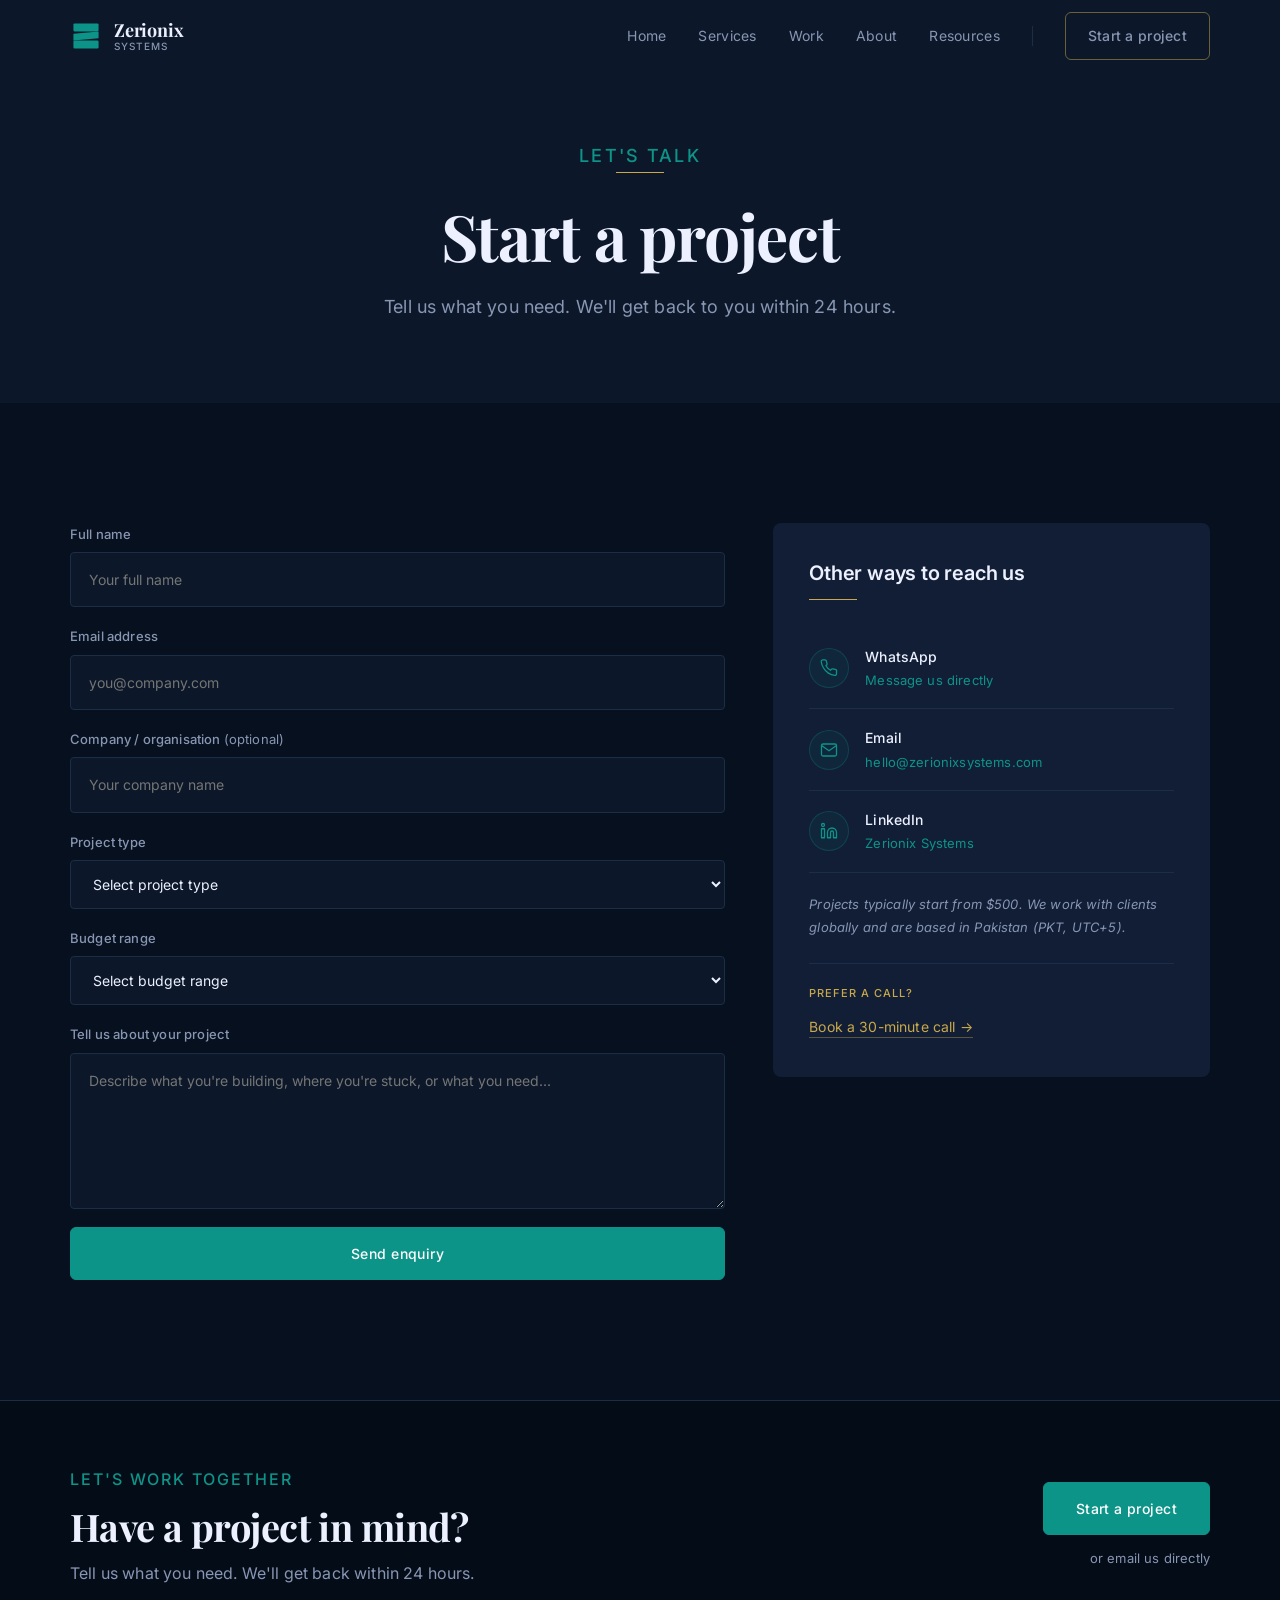
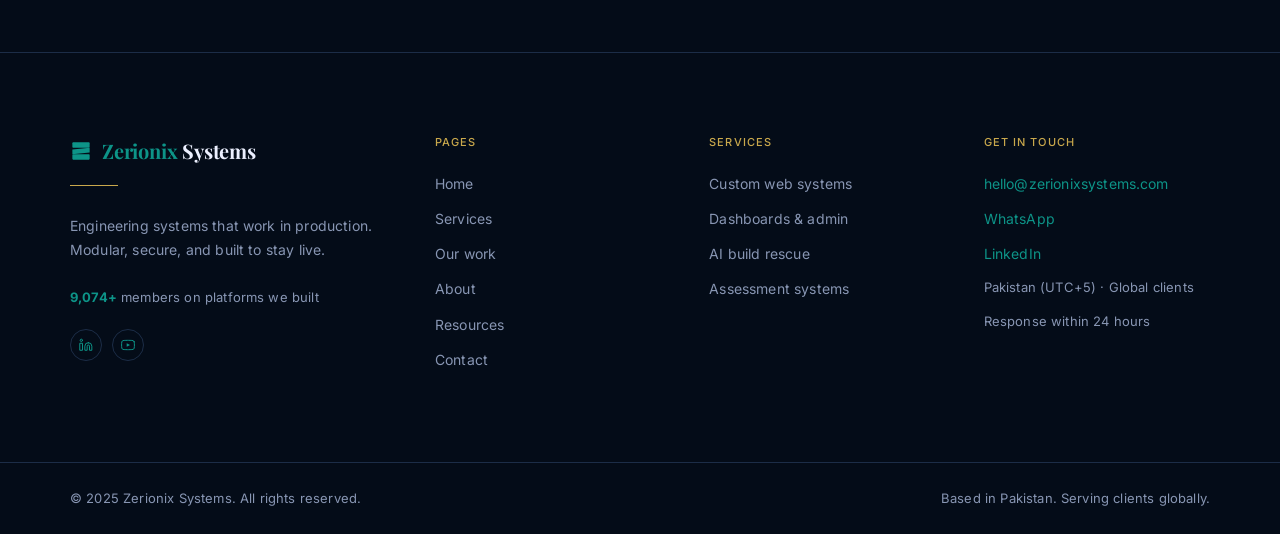
<file: contact.html>
﻿<!DOCTYPE html>
<html lang="en">
<head>
  <meta charset="UTF-8"/>
  <meta name="viewport" content="width=device-width, initial-scale=1.0"/>
  <title>Start a Project — Zerionix Systems</title>
  <meta name="description" content="Contact Zerionix Systems to discuss a custom web system, dashboard, AI build rescue project, or assessment platform."/>
  <meta property="og:title" content="Start a Project — Zerionix Systems"/>
  <meta property="og:description" content="Tell Zerionix Systems what you need and get a response within 24 hours."/>
  <meta property="og:type" content="website"/>
  <link rel="preconnect" href="https://fonts.googleapis.com"/>
  <link rel="preconnect" href="https://fonts.gstatic.com" crossorigin/>
  <link href="https://fonts.googleapis.com/css2?family=Playfair+Display:wght@700&family=Inter:wght@400;500&display=swap" rel="stylesheet"/>
  <link rel="stylesheet" href="css/style.css"/>
  <link rel="stylesheet" href="css/nav.css"/>
  <link rel="stylesheet" href="css/animations.css"/>
</head>
<body data-page="contact">

<header class="site-header" data-site-header>
  <div class="container nav-shell">
    <a class="logo" href="index.html">
      <svg class="logo-icon" viewBox="0 0 28 28" xmlns="http://www.w3.org/2000/svg" aria-hidden="true"><rect x="3" y="3" width="22" height="7" rx="1" fill="#0D9488"/><polygon points="25,10 25,16 3,18 3,12" fill="#0D9488"/><rect x="3" y="18" width="22" height="7" rx="1" fill="#0D9488"/></svg>
      <span class="logo-text"><span class="logo-primary">Zerionix</span><span class="logo-secondary">Systems</span></span>
    </a>
    <nav class="nav-links" aria-label="Primary navigation">
      <a href="index.html" data-nav-link>Home</a>
      <a href="services.html" data-nav-link>Services</a>
      <a href="work.html" data-nav-link>Work</a>
      <a href="about.html" data-nav-link>About</a>
      <a href="resources.html" data-nav-link>Resources</a>
      <span class="nav-sep" aria-hidden="true"></span>
      <a class="btn-secondary" href="contact.html">Start a project</a>
    </nav>
    <button class="nav-toggle" type="button" data-nav-toggle aria-label="Open menu" aria-expanded="false">
      <span></span><span></span><span></span>
    </button>
  </div>
</header>
<div class="mobile-menu" data-mobile-menu>
  <button class="mobile-close" data-mobile-close aria-label="Close menu">&times;</button>
  <a href="index.html">Home</a><a href="services.html">Services</a><a href="work.html">Work</a>
  <a href="about.html">About</a><a href="resources.html">Resources</a>
  <a href="contact.html" class="btn-primary" style="margin-top:8px;">Start a project</a>
</div>

<main>

  <section class="page-hero dot-bg fade-in">
    <div class="container">
      <p class="label-tag">Let's talk</p>
      <span class="gold-rule" style="margin:0 auto 28px"></span>
      <h1>Start a project</h1>
      <p>Tell us what you need. We'll get back to you within 24 hours.</p>
    </div>
  </section>

  <section class="section">
    <div class="container contact-grid">

      <div class="fade-in">
        <form class="contact-form" data-contact-form novalidate>
          <div class="field-group">
            <label for="full-name">Full name</label>
            <input id="full-name" name="fullName" type="text" placeholder="Your full name"/>
          </div>
          <div class="field-group">
            <label for="email-address">Email address</label>
            <input id="email-address" name="email" type="email" placeholder="you@company.com"/>
          </div>
          <div class="field-group">
            <label for="company-name">Company / organisation <span style="color:var(--color-text-secondary);font-weight:400;">(optional)</span></label>
            <input id="company-name" name="company" type="text" placeholder="Your company name"/>
          </div>
          <div class="field-group">
            <label for="project-type">Project type</label>
            <select id="project-type" name="projectType">
              <option value="">Select project type</option>
              <option>Custom web system</option>
              <option>Dashboard / admin panel</option>
              <option>AI build rescue</option>
              <option>Assessment system</option>
              <option>Other</option>
            </select>
          </div>
          <div class="field-group">
            <label for="budget-range">Budget range</label>
            <select id="budget-range" name="budget">
              <option value="">Select budget range</option>
              <option>Under $500</option>
              <option>$500–$1,000</option>
              <option>$1,000–$3,000</option>
              <option>$3,000+</option>
              <option>Not sure yet</option>
            </select>
          </div>
          <div class="field-group">
            <label for="project-message">Tell us about your project</label>
            <textarea id="project-message" name="message" rows="5" placeholder="Describe what you're building, where you're stuck, or what you need..."></textarea>
          </div>
          <button class="btn-primary btn-block" type="submit">Send enquiry</button>
        </form>
      </div>

      <aside class="contact-side fade-in" data-delay="0.15s">
        <h3>Other ways to reach us</h3>
        <span class="gold-rule"></span>
        <div class="contact-row">
          <div class="contact-icon" aria-hidden="true">
            <svg viewBox="0 0 24 24"><path d="M22 16.92v3a2 2 0 0 1-2.18 2 19.79 19.79 0 0 1-8.63-3.07A19.5 19.5 0 0 1 4.69 12a19.79 19.79 0 0 1-3.07-8.67A2 2 0 0 1 3.6 1.28h3a2 2 0 0 1 2 1.72c.127.96.361 1.903.7 2.81a2 2 0 0 1-.45 2.11L7.91 9a16 16 0 0 0 6 6l1.27-1.27a2 2 0 0 1 2.11-.45c.907.339 1.85.573 2.81.7A2 2 0 0 1 22 16.92z"></path></svg>
          </div>
          <div class="contact-detail">
            <strong>WhatsApp</strong>
            <span><a href="https://wa.me/" target="_blank" rel="noreferrer" style="color:var(--color-teal);">Message us directly</a></span>
          </div>
        </div>
        <div class="contact-row">
          <div class="contact-icon" aria-hidden="true">
            <svg viewBox="0 0 24 24"><path d="M4 4h16c1.1 0 2 .9 2 2v12c0 1.1-.9 2-2 2H4c-1.1 0-2-.9-2-2V6c0-1.1.9-2 2-2z"></path><polyline points="22,6 12,13 2,6"></polyline></svg>
          </div>
          <div class="contact-detail">
            <strong>Email</strong>
            <span><a href="mailto:hello@zerionixsystems.com" style="color:var(--color-teal);">hello@zerionixsystems.com</a></span>
          </div>
        </div>
        <div class="contact-row">
          <div class="contact-icon" aria-hidden="true">
            <svg viewBox="0 0 24 24"><path d="M16 8a6 6 0 0 1 6 6v7h-4v-7a2 2 0 0 0-4 0v7h-4v-7a6 6 0 0 1 6-6z"></path><rect x="2" y="9" width="4" height="12"></rect><circle cx="4" cy="4" r="2"></circle></svg>
          </div>
          <div class="contact-detail">
            <strong>LinkedIn</strong>
            <span><a href="https://www.linkedin.com" target="_blank" rel="noreferrer" style="color:var(--color-teal);">Zerionix Systems</a></span>
          </div>
        </div>
        <p class="contact-note">Projects typically start from $500. We work with clients globally and are based in Pakistan (PKT, UTC+5).</p>
        <div class="calendly-cta">
          <span class="calendly-label">Prefer a call?</span>
          <a class="calendly-link" href="#">Book a 30-minute call →</a>
        </div>
      </aside>

    </div>
  </section>

</main>

<footer class="site-footer">

  <!-- Pre-footer CTA -->
  <div class="footer-pre">
    <div class="container footer-pre-inner">
      <div class="footer-pre-text">
        <p class="label-tag">Let's work together</p>
        <h2 class="footer-pre-heading">Have a project in mind?</h2>
        <p>Tell us what you need. We'll get back within 24 hours.</p>
      </div>
      <div class="footer-pre-actions">
        <a class="btn-primary" href="contact.html">Start a project</a>
        <a href="mailto:hello@zerionixsystems.com" class="footer-pre-email">or email us directly</a>
      </div>
    </div>
  </div>

  <!-- Footer columns -->
  <div class="container footer-grid">
    <div>
      <a class="footer-logo" href="index.html"><svg viewBox="0 0 28 28" xmlns="http://www.w3.org/2000/svg" aria-hidden="true" style="width:22px;height:22px;flex-shrink:0"><rect x="3" y="3" width="22" height="7" rx="1" fill="#0D9488"/><polygon points="25,10 25,16 3,18 3,12" fill="#0D9488"/><rect x="3" y="18" width="22" height="7" rx="1" fill="#0D9488"/></svg><span><span style="color:var(--color-teal)">Zerionix</span> Systems</span></a>
      <span class="gold-rule"></span>
      <p class="footer-tagline">Engineering systems that work in production. Modular, secure, and built to stay live.</p>
      <p class="footer-stat"><strong>9,074+</strong> members on platforms we built</p>
      <div class="footer-socials" style="margin-top:20px;">
        <a class="social-icon" href="https://www.linkedin.com" target="_blank" rel="noreferrer" aria-label="LinkedIn">
          <svg viewBox="0 0 24 24"><path d="M16 8a6 6 0 0 1 6 6v7h-4v-7a2 2 0 0 0-4 0v7h-4v-7a6 6 0 0 1 6-6z"></path><rect x="2" y="9" width="4" height="12"></rect><circle cx="4" cy="4" r="2"></circle></svg>
        </a>
        <a class="social-icon" href="#" target="_blank" rel="noreferrer" aria-label="YouTube">
          <svg viewBox="0 0 24 24"><path d="M22.54 6.42a2.78 2.78 0 0 0-1.95-1.96C18.88 4 12 4 12 4s-6.88 0-8.59.46a2.78 2.78 0 0 0-1.95 1.96A29 29 0 0 0 1 12a29 29 0 0 0 .46 5.58A2.78 2.78 0 0 0 3.41 19.54C5.12 20 12 20 12 20s6.88 0 8.59-.46a2.78 2.78 0 0 0 1.95-1.96A29 29 0 0 0 23 12a29 29 0 0 0-.46-5.58z"></path><polygon points="9.75 15.02 15.5 12 9.75 8.98 9.75 15.02" fill="currentColor" stroke="none"></polygon></svg>
        </a>
      </div>
    </div>
    <div>
      <p class="footer-heading">Pages</p>
      <nav>
        <a href="index.html">Home</a>
        <a href="services.html">Services</a>
        <a href="work.html">Our work</a>
        <a href="about.html">About</a>
        <a href="resources.html">Resources</a>
        <a href="contact.html">Contact</a>
      </nav>
    </div>
    <div>
      <p class="footer-heading">Services</p>
      <nav>
        <a href="services.html#service-1">Custom web systems</a>
        <a href="services.html#service-2">Dashboards &amp; admin</a>
        <a href="services.html#service-3">AI build rescue</a>
        <a href="services.html#service-4">Assessment systems</a>
      </nav>
    </div>
    <div>
      <p class="footer-heading">Get in touch</p>
      <a href="mailto:hello@zerionixsystems.com" class="footer-contact-item teal">hello@zerionixsystems.com</a>
      <a href="https://wa.me/" target="_blank" rel="noreferrer" class="footer-contact-item teal">WhatsApp</a>
      <a href="https://www.linkedin.com" target="_blank" rel="noreferrer" class="footer-contact-item teal">LinkedIn</a>
      <span class="footer-contact-item grey" style="margin-top:8px;display:block;">Pakistan (UTC+5) &middot; Global clients</span>
      <span class="footer-contact-item grey">Response within 24 hours</span>
    </div>
  </div>

  <div class="footer-bottom">
    <div class="container footer-bottom-inner">
      <p>&copy; 2025 Zerionix Systems. All rights reserved.</p>
      <p>Based in Pakistan. Serving clients globally.</p>
    </div>
  </div>
</footer>
<button class="back-to-top" type="button" data-back-to-top aria-label="Back to top">
  <svg viewBox="0 0 24 24"><polyline points="18 15 12 9 6 15"></polyline></svg>
</button>
<div class="custom-cursor" data-cursor aria-hidden="true"></div>
<script src="js/main.js"></script>
</body>
</html>
</file>
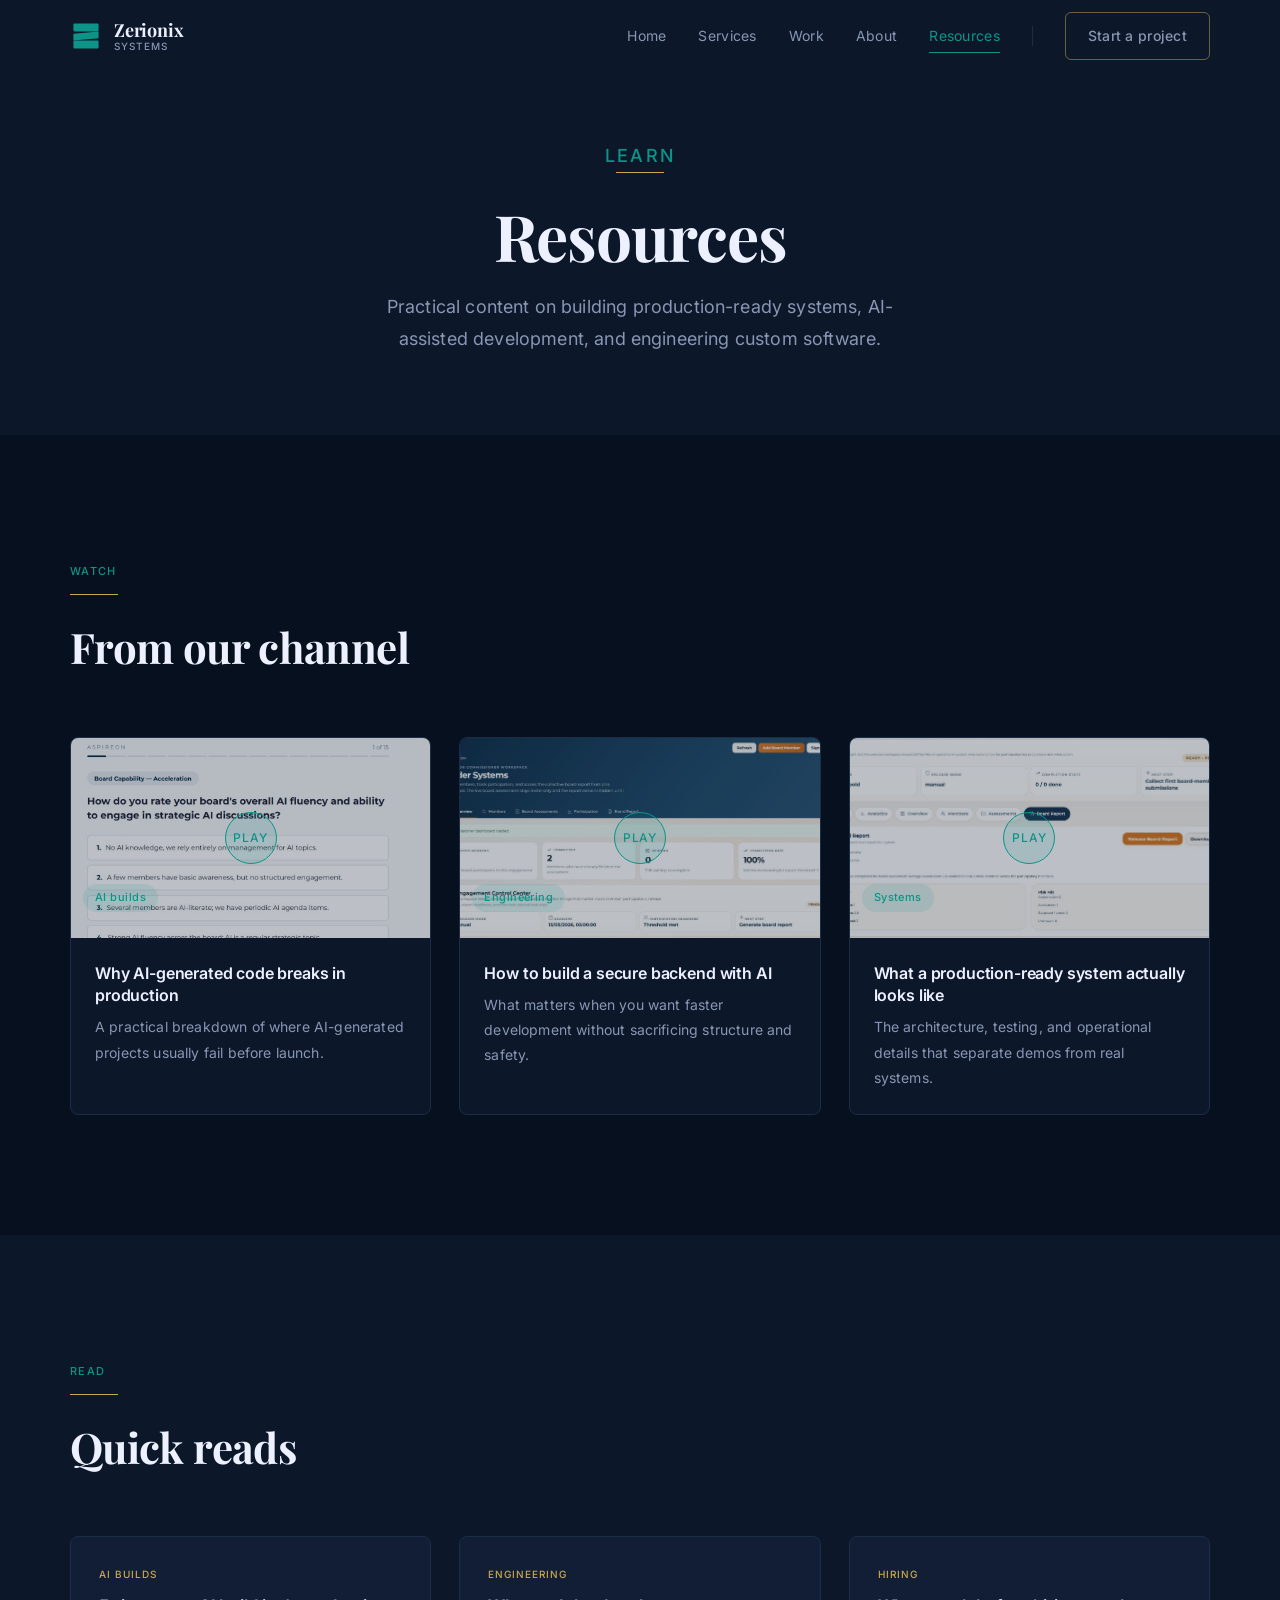
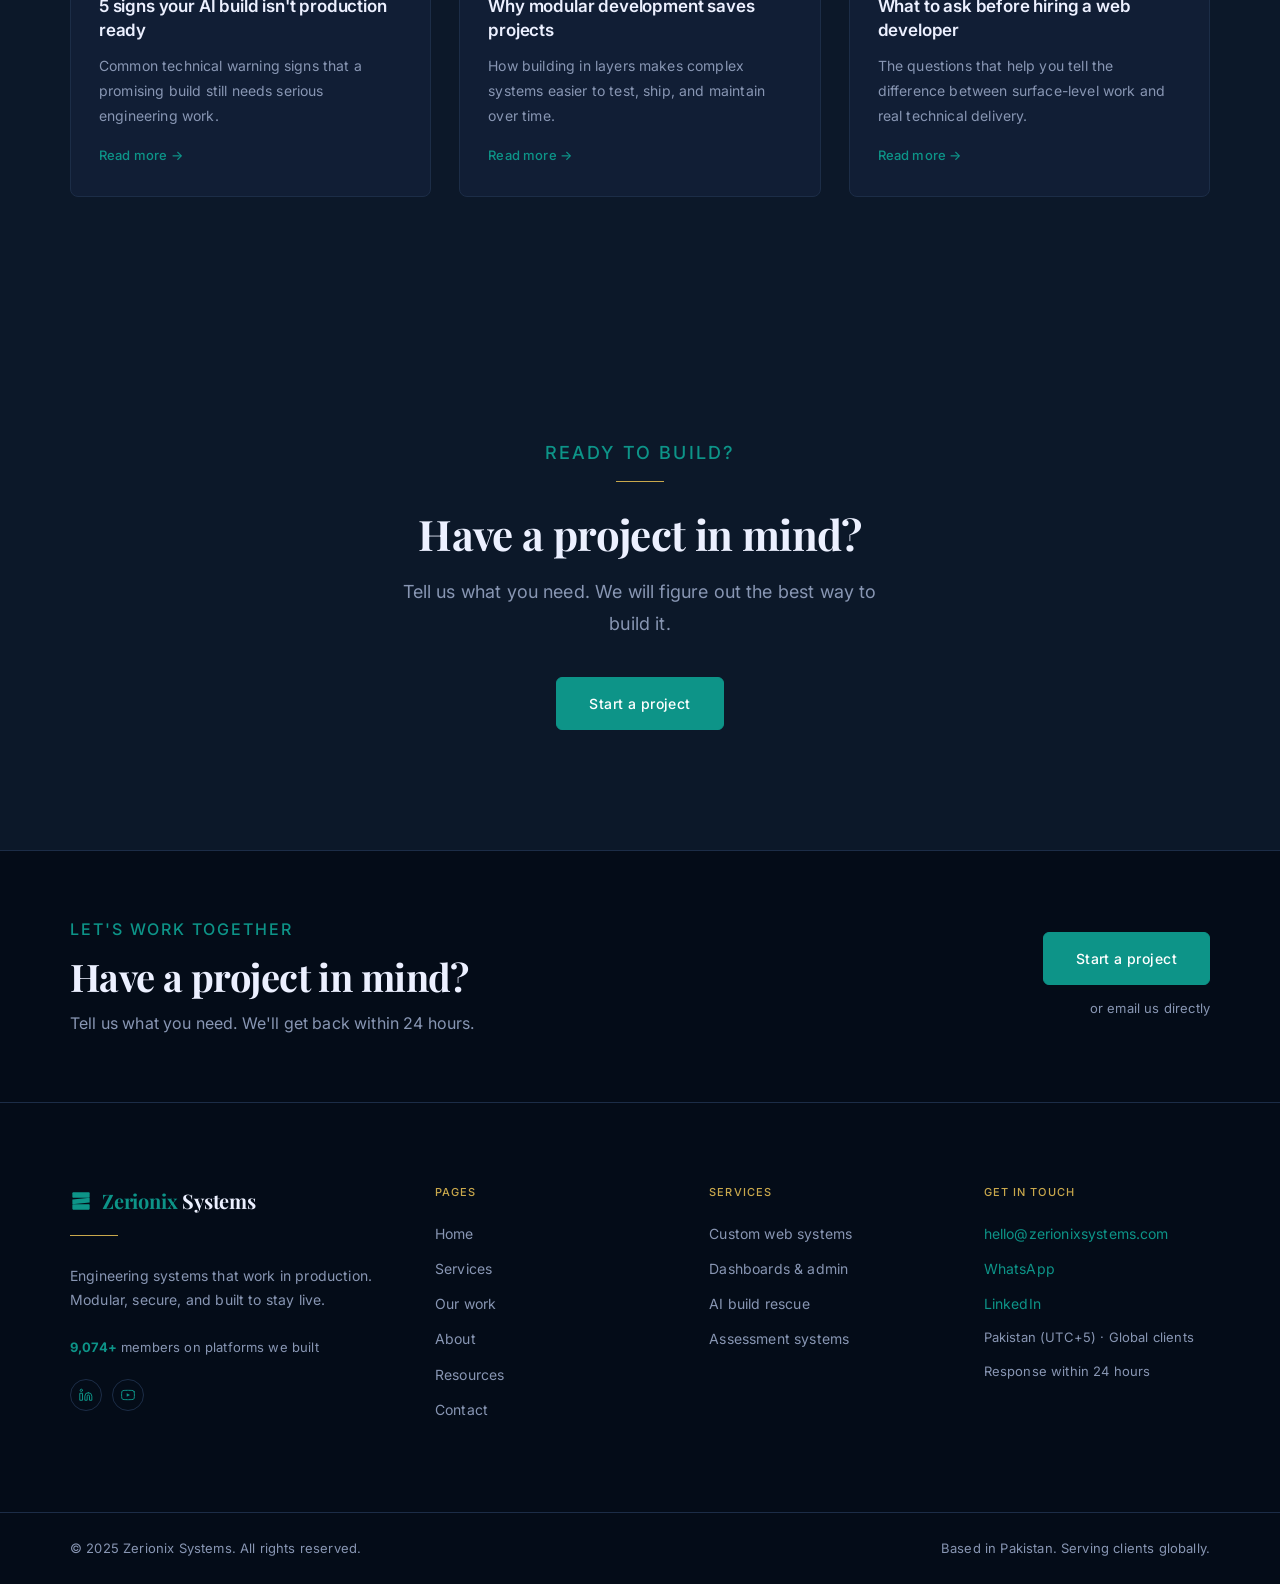
<file: resources.html>
﻿<!DOCTYPE html>
<html lang="en">
<head>
  <meta charset="UTF-8"/>
  <meta name="viewport" content="width=device-width, initial-scale=1.0"/>
  <title>Resources — Zerionix Systems</title>
  <meta name="description" content="Practical content on building production-ready systems, AI-assisted development, and engineering custom software by Zerionix Systems."/>
  <meta property="og:title" content="Resources — Zerionix Systems"/>
  <meta property="og:description" content="Watch practical videos and read tips on production-ready systems, AI builds, and modular engineering."/>
  <meta property="og:type" content="website"/>
  <link rel="preconnect" href="https://fonts.googleapis.com"/>
  <link rel="preconnect" href="https://fonts.gstatic.com" crossorigin/>
  <link href="https://fonts.googleapis.com/css2?family=Playfair+Display:wght@700&family=Inter:wght@400;500&display=swap" rel="stylesheet"/>
  <link rel="stylesheet" href="css/style.css"/>
  <link rel="stylesheet" href="css/nav.css"/>
  <link rel="stylesheet" href="css/animations.css"/>
</head>
<body data-page="resources">

<header class="site-header" data-site-header>
  <div class="container nav-shell">
    <a class="logo" href="index.html">
      <svg class="logo-icon" viewBox="0 0 28 28" xmlns="http://www.w3.org/2000/svg" aria-hidden="true"><rect x="3" y="3" width="22" height="7" rx="1" fill="#0D9488"/><polygon points="25,10 25,16 3,18 3,12" fill="#0D9488"/><rect x="3" y="18" width="22" height="7" rx="1" fill="#0D9488"/></svg>
      <span class="logo-text"><span class="logo-primary">Zerionix</span><span class="logo-secondary">Systems</span></span>
    </a>
    <nav class="nav-links" aria-label="Primary navigation">
      <a href="index.html" data-nav-link>Home</a>
      <a href="services.html" data-nav-link>Services</a>
      <a href="work.html" data-nav-link>Work</a>
      <a href="about.html" data-nav-link>About</a>
      <a href="resources.html" data-nav-link>Resources</a>
      <span class="nav-sep" aria-hidden="true"></span>
      <a class="btn-secondary" href="contact.html">Start a project</a>
    </nav>
    <button class="nav-toggle" type="button" data-nav-toggle aria-label="Open menu" aria-expanded="false">
      <span></span><span></span><span></span>
    </button>
  </div>
</header>
<div class="mobile-menu" data-mobile-menu>
  <button class="mobile-close" data-mobile-close aria-label="Close menu">&times;</button>
  <a href="index.html">Home</a><a href="services.html">Services</a><a href="work.html">Work</a>
  <a href="about.html">About</a><a href="resources.html">Resources</a>
  <a href="contact.html" class="btn-primary" style="margin-top:8px;">Start a project</a>
</div>

<main>

  <section class="page-hero dot-bg fade-in">
    <div class="container">
      <p class="label-tag">Learn</p>
      <span class="gold-rule" style="margin:0 auto 28px"></span>
      <h1>Resources</h1>
      <p>Practical content on building production-ready systems, AI-assisted development, and engineering custom software.</p>
    </div>
  </section>

  <!-- Videos -->
  <section class="section">
    <div class="container">
      <div class="section-header fade-in">
        <p class="label-tag">Watch</p>
        <span class="gold-rule"></span>
        <h2>From our channel</h2>
      </div>
      <div class="card-grid three-col">
        <!-- Replace placeholder with YouTube <iframe> when videos are published. -->
        <article class="video-card fade-in" data-delay="0s">
          <div class="video-placeholder">
            <img src="img/aspireon/screen-aspireon-question-free.png" loading="lazy" alt="Free assessment question screen preview"/>
            <div class="play-btn" aria-hidden="true">Play</div>
            <span class="tag tag-teal video-tag">AI builds</span>
          </div>
          <div class="video-copy">
            <h3>Why AI-generated code breaks in production</h3>
            <p>A practical breakdown of where AI-generated projects usually fail before launch.</p>
          </div>
        </article>
        <article class="video-card fade-in" data-delay="0.12s">
          <div class="video-placeholder">
            <img src="img/aspireon/screen-aspireon-commissioner.png" loading="lazy" alt="Commissioner dashboard screen preview"/>
            <div class="play-btn" aria-hidden="true">Play</div>
            <span class="tag tag-teal video-tag">Engineering</span>
          </div>
          <div class="video-copy">
            <h3>How to build a secure backend with AI</h3>
            <p>What matters when you want faster development without sacrificing structure and safety.</p>
          </div>
        </article>
        <article class="video-card fade-in" data-delay="0.24s">
          <div class="video-placeholder">
            <img src="img/aspireon/screen-aspireon-board-report.png" loading="lazy" alt="Board report system preview"/>
            <div class="play-btn" aria-hidden="true">Play</div>
            <span class="tag tag-teal video-tag">Systems</span>
          </div>
          <div class="video-copy">
            <h3>What a production-ready system actually looks like</h3>
            <p>The architecture, testing, and operational details that separate demos from real systems.</p>
          </div>
        </article>
      </div>
    </div>
  </section>

  <!-- Articles -->
  <section class="section section-surface">
    <div class="container">
      <div class="section-header fade-in">
        <p class="label-tag">Read</p>
        <span class="gold-rule"></span>
        <h2>Quick reads</h2>
      </div>
      <div class="card-grid three-col">
        <article class="article-card fade-in" data-delay="0s">
          <span class="article-label">AI builds</span>
          <h3>5 signs your AI build isn't production ready</h3>
          <p>Common technical warning signs that a promising build still needs serious engineering work.</p>
          <a class="article-link" href="#">Read more →</a>
        </article>
        <article class="article-card fade-in" data-delay="0.12s">
          <span class="article-label">Engineering</span>
          <h3>Why modular development saves projects</h3>
          <p>How building in layers makes complex systems easier to test, ship, and maintain over time.</p>
          <a class="article-link" href="#">Read more →</a>
        </article>
        <article class="article-card fade-in" data-delay="0.24s">
          <span class="article-label">Hiring</span>
          <h3>What to ask before hiring a web developer</h3>
          <p>The questions that help you tell the difference between surface-level work and real technical delivery.</p>
          <a class="article-link" href="#">Read more →</a>
        </article>
      </div>
    </div>
  </section>

  <!-- CTA -->
  <section class="cta-section">
    <div class="container">
      <p class="label-tag fade-in">Ready to build?</p>
      <span class="gold-rule fade-in" data-delay="0.05s"></span>
      <h2 class="fade-in" data-delay="0.1s">Have a project in mind?</h2>
      <p class="fade-in" data-delay="0.2s">Tell us what you need. We will figure out the best way to build it.</p>
      <a class="btn-primary fade-in" data-delay="0.3s" href="contact.html">Start a project</a>
    </div>
  </section>

</main>

<footer class="site-footer">

  <!-- Pre-footer CTA -->
  <div class="footer-pre">
    <div class="container footer-pre-inner">
      <div class="footer-pre-text">
        <p class="label-tag">Let's work together</p>
        <h2 class="footer-pre-heading">Have a project in mind?</h2>
        <p>Tell us what you need. We'll get back within 24 hours.</p>
      </div>
      <div class="footer-pre-actions">
        <a class="btn-primary" href="contact.html">Start a project</a>
        <a href="mailto:hello@zerionixsystems.com" class="footer-pre-email">or email us directly</a>
      </div>
    </div>
  </div>

  <!-- Footer columns -->
  <div class="container footer-grid">
    <div>
      <a class="footer-logo" href="index.html"><svg viewBox="0 0 28 28" xmlns="http://www.w3.org/2000/svg" aria-hidden="true" style="width:22px;height:22px;flex-shrink:0"><rect x="3" y="3" width="22" height="7" rx="1" fill="#0D9488"/><polygon points="25,10 25,16 3,18 3,12" fill="#0D9488"/><rect x="3" y="18" width="22" height="7" rx="1" fill="#0D9488"/></svg><span><span style="color:var(--color-teal)">Zerionix</span> Systems</span></a>
      <span class="gold-rule"></span>
      <p class="footer-tagline">Engineering systems that work in production. Modular, secure, and built to stay live.</p>
      <p class="footer-stat"><strong>9,074+</strong> members on platforms we built</p>
      <div class="footer-socials" style="margin-top:20px;">
        <a class="social-icon" href="https://www.linkedin.com" target="_blank" rel="noreferrer" aria-label="LinkedIn">
          <svg viewBox="0 0 24 24"><path d="M16 8a6 6 0 0 1 6 6v7h-4v-7a2 2 0 0 0-4 0v7h-4v-7a6 6 0 0 1 6-6z"></path><rect x="2" y="9" width="4" height="12"></rect><circle cx="4" cy="4" r="2"></circle></svg>
        </a>
        <a class="social-icon" href="#" target="_blank" rel="noreferrer" aria-label="YouTube">
          <svg viewBox="0 0 24 24"><path d="M22.54 6.42a2.78 2.78 0 0 0-1.95-1.96C18.88 4 12 4 12 4s-6.88 0-8.59.46a2.78 2.78 0 0 0-1.95 1.96A29 29 0 0 0 1 12a29 29 0 0 0 .46 5.58A2.78 2.78 0 0 0 3.41 19.54C5.12 20 12 20 12 20s6.88 0 8.59-.46a2.78 2.78 0 0 0 1.95-1.96A29 29 0 0 0 23 12a29 29 0 0 0-.46-5.58z"></path><polygon points="9.75 15.02 15.5 12 9.75 8.98 9.75 15.02" fill="currentColor" stroke="none"></polygon></svg>
        </a>
      </div>
    </div>
    <div>
      <p class="footer-heading">Pages</p>
      <nav>
        <a href="index.html">Home</a>
        <a href="services.html">Services</a>
        <a href="work.html">Our work</a>
        <a href="about.html">About</a>
        <a href="resources.html">Resources</a>
        <a href="contact.html">Contact</a>
      </nav>
    </div>
    <div>
      <p class="footer-heading">Services</p>
      <nav>
        <a href="services.html#service-1">Custom web systems</a>
        <a href="services.html#service-2">Dashboards &amp; admin</a>
        <a href="services.html#service-3">AI build rescue</a>
        <a href="services.html#service-4">Assessment systems</a>
      </nav>
    </div>
    <div>
      <p class="footer-heading">Get in touch</p>
      <a href="mailto:hello@zerionixsystems.com" class="footer-contact-item teal">hello@zerionixsystems.com</a>
      <a href="https://wa.me/" target="_blank" rel="noreferrer" class="footer-contact-item teal">WhatsApp</a>
      <a href="https://www.linkedin.com" target="_blank" rel="noreferrer" class="footer-contact-item teal">LinkedIn</a>
      <span class="footer-contact-item grey" style="margin-top:8px;display:block;">Pakistan (UTC+5) &middot; Global clients</span>
      <span class="footer-contact-item grey">Response within 24 hours</span>
    </div>
  </div>

  <div class="footer-bottom">
    <div class="container footer-bottom-inner">
      <p>&copy; 2025 Zerionix Systems. All rights reserved.</p>
      <p>Based in Pakistan. Serving clients globally.</p>
    </div>
  </div>
</footer>
<button class="back-to-top" type="button" data-back-to-top aria-label="Back to top">
  <svg viewBox="0 0 24 24"><polyline points="18 15 12 9 6 15"></polyline></svg>
</button>
<div class="custom-cursor" data-cursor aria-hidden="true"></div>
<script src="js/main.js"></script>
</body>
</html>
</file>
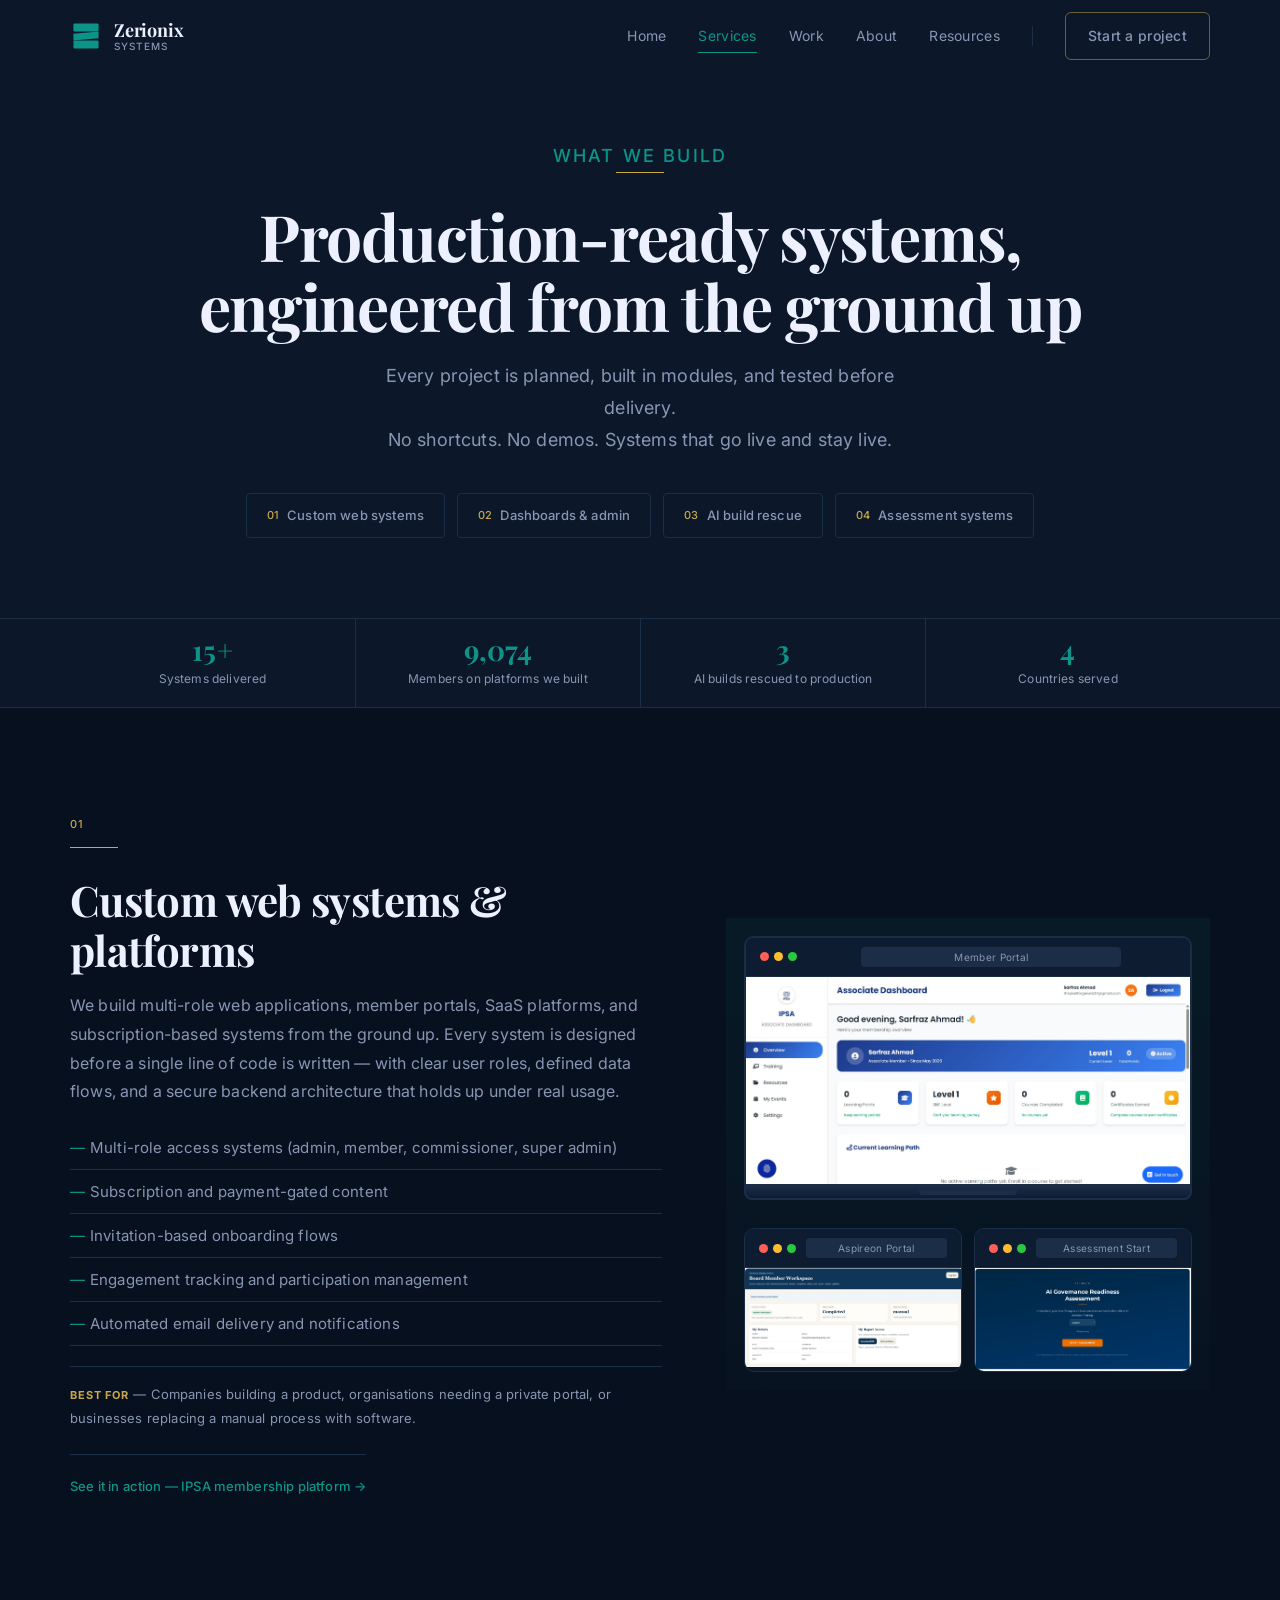
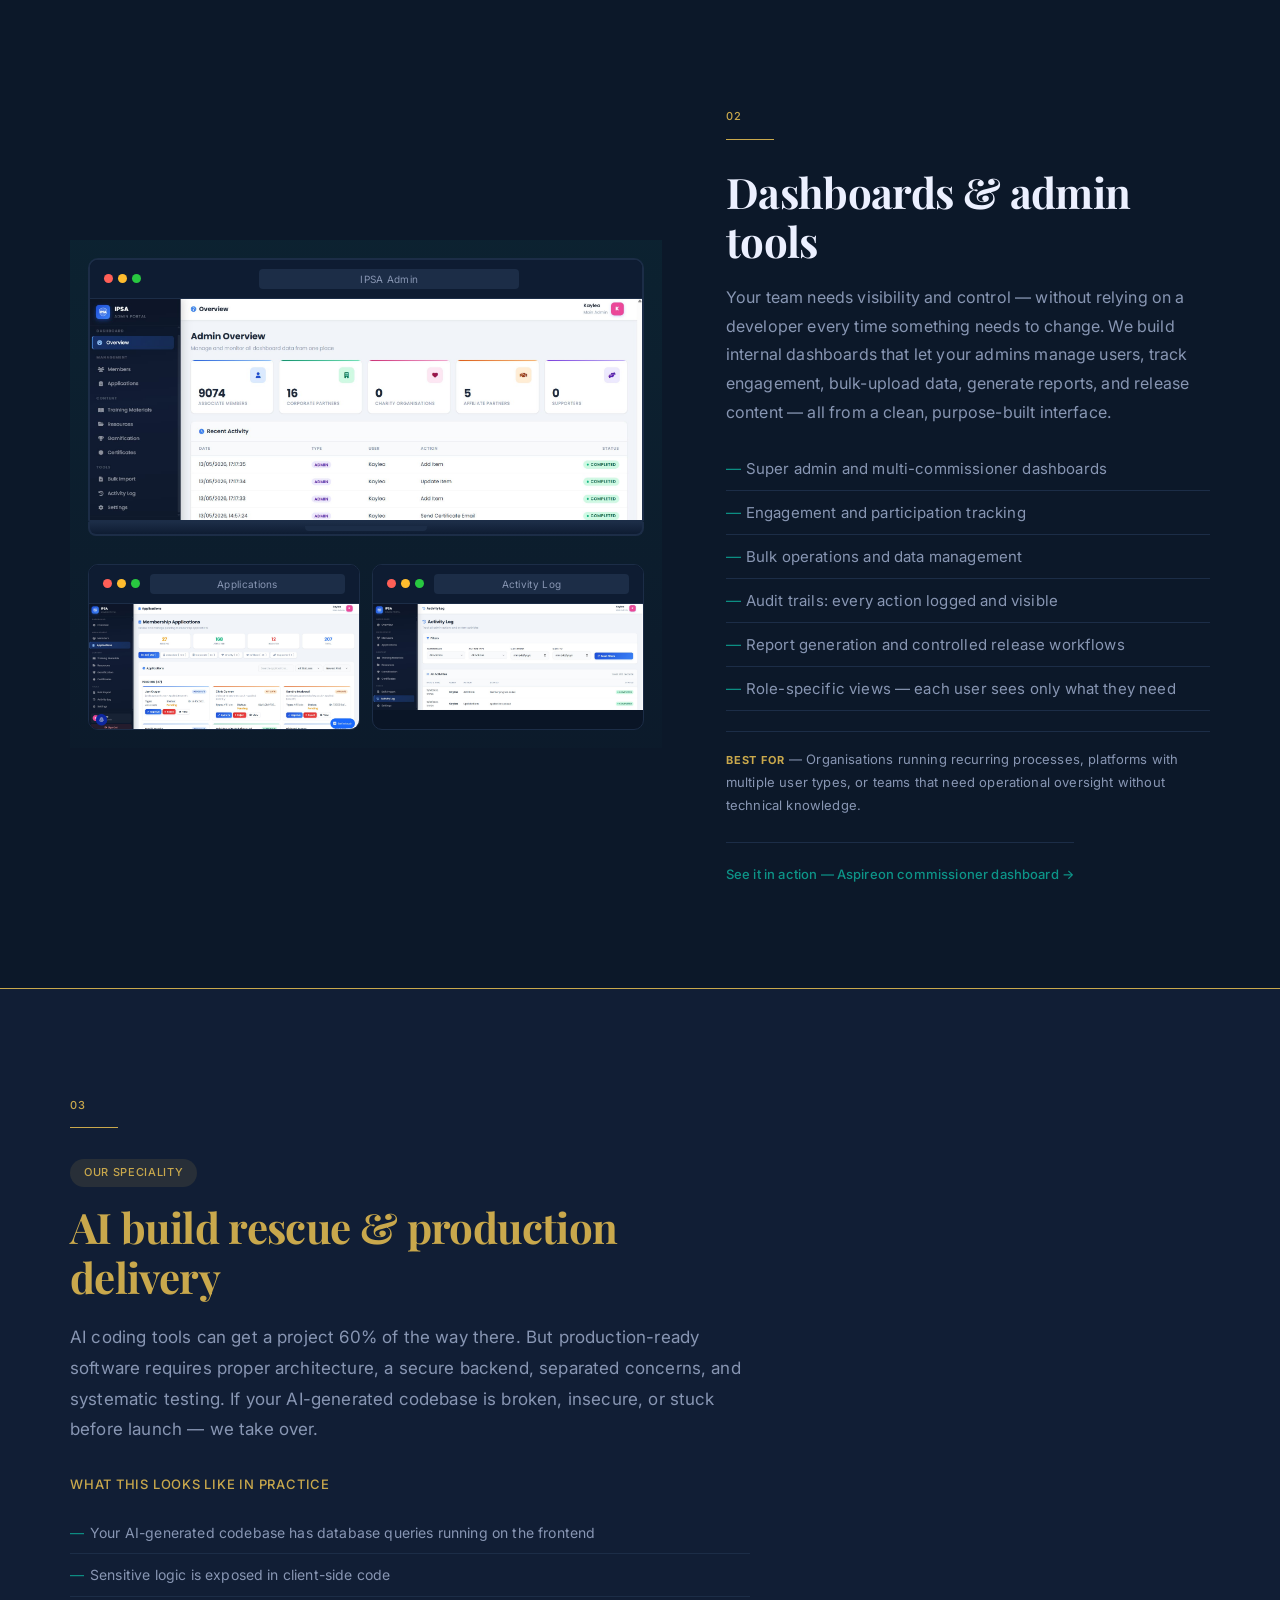
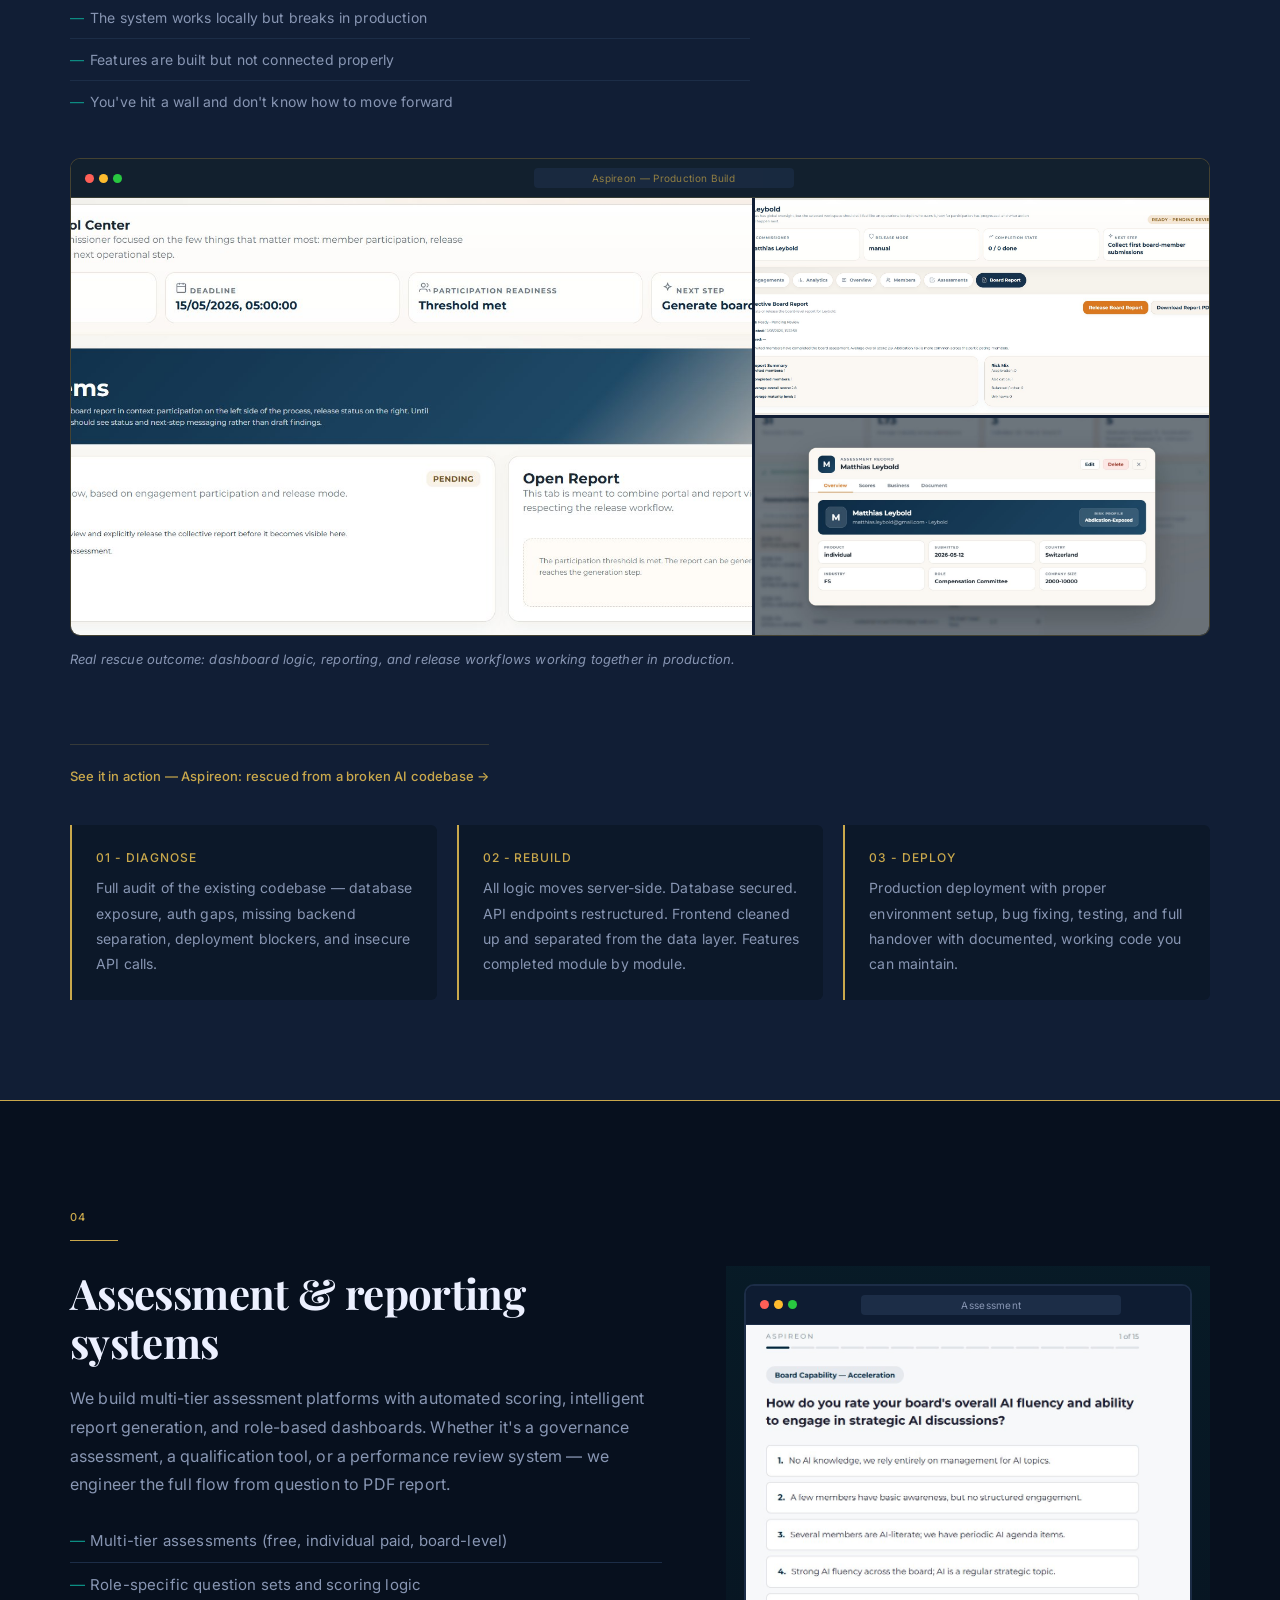
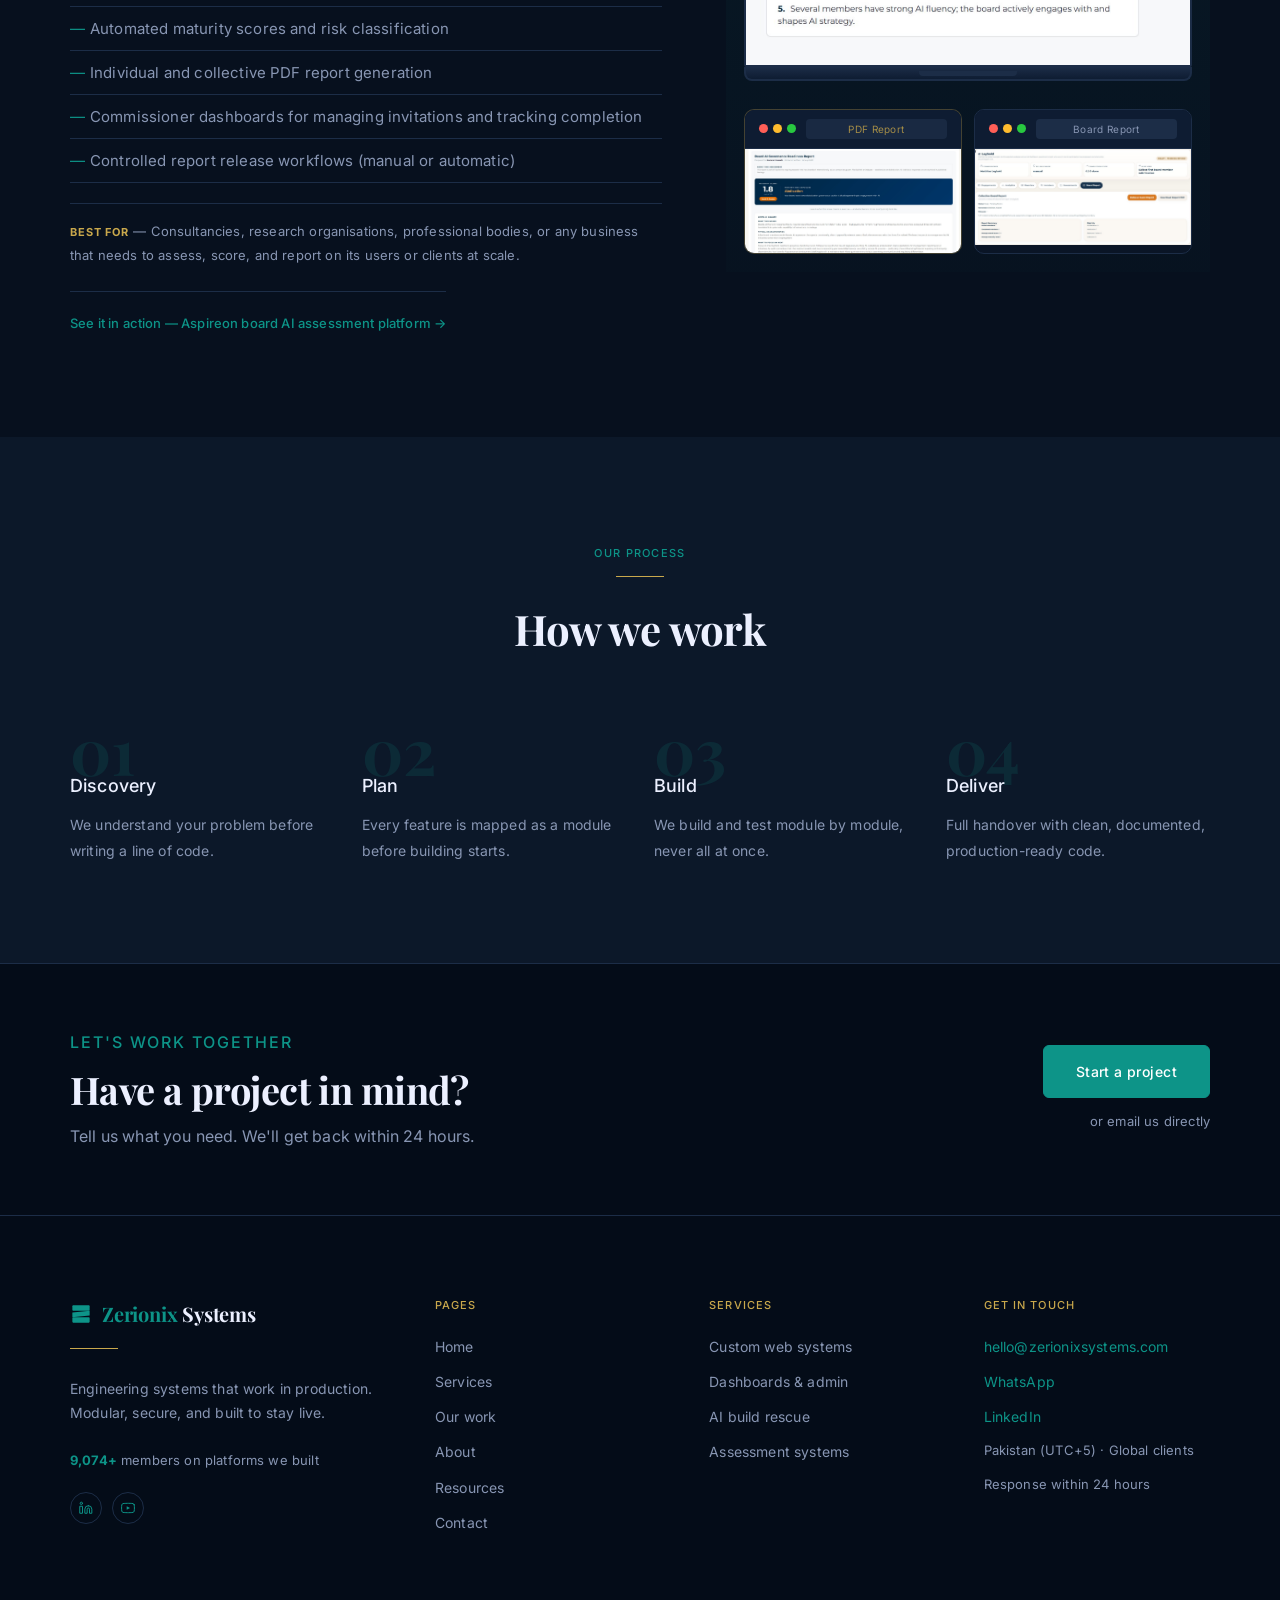
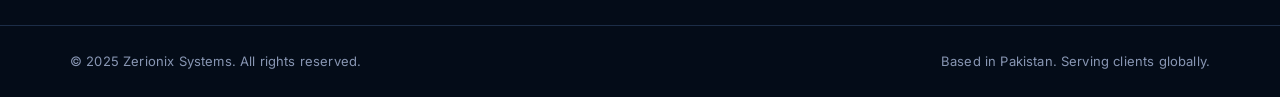
<file: services.html>
﻿<!DOCTYPE html>
<html lang="en">
<head>
  <meta charset="UTF-8"/>
  <meta name="viewport" content="width=device-width, initial-scale=1.0"/>
  <title>Services — Zerionix Systems</title>
  <meta name="description" content="Production-ready custom web systems, dashboards, AI build rescue, and assessment reporting systems by Zerionix Systems."/>
  <meta property="og:title" content="Services — Zerionix Systems"/>
  <meta property="og:description" content="We engineer production-ready systems. Every project is planned, built in modules, and tested before delivery."/>
  <meta property="og:type" content="website"/>
  <link rel="preconnect" href="https://fonts.googleapis.com"/>
  <link rel="preconnect" href="https://fonts.gstatic.com" crossorigin/>
  <link href="https://fonts.googleapis.com/css2?family=Playfair+Display:wght@700&family=Inter:wght@400;500&display=swap" rel="stylesheet"/>
  <link rel="stylesheet" href="css/style.css"/>
  <link rel="stylesheet" href="css/nav.css"/>
  <link rel="stylesheet" href="css/animations.css"/>
</head>
<body data-page="services">

<header class="site-header" data-site-header>
  <div class="container nav-shell">
    <a class="logo" href="index.html">
      <svg class="logo-icon" viewBox="0 0 28 28" xmlns="http://www.w3.org/2000/svg" aria-hidden="true"><rect x="3" y="3" width="22" height="7" rx="1" fill="#0D9488"/><polygon points="25,10 25,16 3,18 3,12" fill="#0D9488"/><rect x="3" y="18" width="22" height="7" rx="1" fill="#0D9488"/></svg>
      <span class="logo-text"><span class="logo-primary">Zerionix</span><span class="logo-secondary">Systems</span></span>
    </a>
    <nav class="nav-links" aria-label="Primary navigation">
      <a href="index.html" data-nav-link>Home</a>
      <a href="services.html" data-nav-link>Services</a>
      <a href="work.html" data-nav-link>Work</a>
      <a href="about.html" data-nav-link>About</a>
      <a href="resources.html" data-nav-link>Resources</a>
      <span class="nav-sep" aria-hidden="true"></span>
      <a class="btn-secondary" href="contact.html">Start a project</a>
    </nav>
    <button class="nav-toggle" type="button" data-nav-toggle aria-label="Open menu" aria-expanded="false">
      <span></span><span></span><span></span>
    </button>
  </div>
</header>
<div class="mobile-menu" data-mobile-menu>
  <button class="mobile-close" data-mobile-close aria-label="Close menu">&times;</button>
  <a href="index.html">Home</a><a href="services.html">Services</a><a href="work.html">Work</a>
  <a href="about.html">About</a><a href="resources.html">Resources</a>
  <a href="contact.html" class="btn-primary" style="margin-top:8px;">Start a project</a>
</div>

<main>

  <section class="page-hero dot-bg fade-in">
    <div class="container">
      <p class="label-tag">What we build</p>
      <span class="gold-rule" style="margin:0 auto 28px"></span>
      <h1>Production-ready systems,<br>engineered from the ground up</h1>
      <p>Every project is planned, built in modules, and tested before delivery.<br>No shortcuts. No demos. Systems that go live and stay live.</p>
      <nav class="services-quick-nav" aria-label="Jump to service">
        <a href="#service-1"><span class="num">01</span> Custom web systems</a>
        <a href="#service-2"><span class="num">02</span> Dashboards &amp; admin</a>
        <a href="#service-3"><span class="num">03</span> AI build rescue</a>
        <a href="#service-4"><span class="num">04</span> Assessment systems</a>
      </nav>
    </div>
  </section>

  <div class="stats-strip">
    <div class="container stats-inner">
      <div class="stat-item">
        <span class="stat-num">15+</span>
        <span class="stat-label">Systems delivered</span>
      </div>
      <div class="stat-item">
        <span class="stat-num">9,074</span>
        <span class="stat-label">Members on platforms we built</span>
      </div>
      <div class="stat-item">
        <span class="stat-num">3</span>
        <span class="stat-label">AI builds rescued to production</span>
      </div>
      <div class="stat-item">
        <span class="stat-num">4</span>
        <span class="stat-label">Countries served</span>
      </div>
    </div>
  </div>

  <!-- Service 1: Custom web systems -->
  <section id="service-1" class="service-section">
    <div class="container">
      <div class="service-grid">
        <div class="service-content fade-in">
          <p class="label-tag-gold">01</p>
          <span class="gold-rule"></span>
          <h2>Custom web systems &amp; platforms</h2>
          <p>We build multi-role web applications, member portals, SaaS platforms, and subscription-based systems from the ground up. Every system is designed before a single line of code is written — with clear user roles, defined data flows, and a secure backend architecture that holds up under real usage.</p>
          <ul class="service-list">
            <li>Multi-role access systems (admin, member, commissioner, super admin)</li>
            <li>Subscription and payment-gated content</li>
            <li>Invitation-based onboarding flows</li>
            <li>Engagement tracking and participation management</li>
            <li>Automated email delivery and notifications</li>
          </ul>
          <p style="margin-top:20px;font-size:13px;color:var(--color-text-secondary);border-top:1px solid var(--color-border);padding-top:16px;"><strong style="color:var(--color-gold);font-size:11px;letter-spacing:0.08em;text-transform:uppercase;">Best for</strong> — Companies building a product, organisations needing a private portal, or businesses replacing a manual process with software.</p>
          <a class="service-case-link" href="work.html">See it in action — IPSA membership platform →</a>
        </div>
        <div class="service-img fade-in" data-delay="0.15s">
          <div class="media-showcase">
            <div class="laptop-mockup">
              <div class="laptop-lid">
                <div class="browser-chrome">
                  <div class="browser-dots"><span class="browser-dot dot-r"></span><span class="browser-dot dot-y"></span><span class="browser-dot dot-g"></span></div>
                  <div class="browser-url">Member Portal</div>
                </div>
                <div class="browser-screen">
                  <img src="img/ipsa/member/screen-ipsa-associate-dashboard.png" loading="lazy" alt="IPSA member portal — personalised dashboard with points and progress"/>
                </div>
              </div>
              <div class="laptop-base"><div class="laptop-notch"></div></div>
            </div>
            <div class="media-stack two-up">
              <div class="browser-mockup">
                <div class="browser-chrome">
                  <div class="browser-dots"><span class="browser-dot dot-r"></span><span class="browser-dot dot-y"></span><span class="browser-dot dot-g"></span></div>
                  <div class="browser-url">Aspireon Portal</div>
                </div>
                <div class="browser-screen">
                  <img src="img/aspireon/screen-aspireon-member-portal.png" loading="lazy" alt="Aspireon board member portal"/>
                </div>
              </div>
              <div class="browser-mockup">
                <div class="browser-chrome">
                  <div class="browser-dots"><span class="browser-dot dot-r"></span><span class="browser-dot dot-y"></span><span class="browser-dot dot-g"></span></div>
                  <div class="browser-url">Assessment Start</div>
                </div>
                <div class="browser-screen">
                  <img src="img/aspireon/screen-aspireon-assessment-start.png" loading="lazy" alt="Aspireon assessment start flow"/>
                </div>
              </div>
            </div>
          </div>
        </div>
      </div>
    </div>
  </section>

  <!-- Service 2: Dashboards -->
  <section id="service-2" class="service-section section-surface">
    <div class="container">
      <div class="service-grid reverse">
        <div class="service-content fade-in">
          <p class="label-tag-gold">02</p>
          <span class="gold-rule"></span>
          <h2>Dashboards &amp; admin tools</h2>
          <p>Your team needs visibility and control — without relying on a developer every time something needs to change. We build internal dashboards that let your admins manage users, track engagement, bulk-upload data, generate reports, and release content — all from a clean, purpose-built interface.</p>
          <ul class="service-list">
            <li>Super admin and multi-commissioner dashboards</li>
            <li>Engagement and participation tracking</li>
            <li>Bulk operations and data management</li>
            <li>Audit trails: every action logged and visible</li>
            <li>Report generation and controlled release workflows</li>
            <li>Role-specific views — each user sees only what they need</li>
          </ul>
          <p style="margin-top:20px;font-size:13px;color:var(--color-text-secondary);border-top:1px solid var(--color-border);padding-top:16px;"><strong style="color:var(--color-gold);font-size:11px;letter-spacing:0.08em;text-transform:uppercase;">Best for</strong> — Organisations running recurring processes, platforms with multiple user types, or teams that need operational oversight without technical knowledge.</p>
          <a class="service-case-link" href="work.html">See it in action — Aspireon commissioner dashboard →</a>
        </div>
        <div class="service-img fade-in" data-delay="0.15s">
          <div class="media-showcase">
            <div class="laptop-mockup">
              <div class="laptop-lid">
                <div class="browser-chrome">
                  <div class="browser-dots"><span class="browser-dot dot-r"></span><span class="browser-dot dot-y"></span><span class="browser-dot dot-g"></span></div>
                  <div class="browser-url">IPSA Admin</div>
                </div>
                <div class="browser-screen">
                  <img src="img/ipsa/admin/screen-ipsa-admin-overview.png" loading="lazy" alt="IPSA admin overview — 9,074 members across 5 types"/>
                </div>
              </div>
              <div class="laptop-base"><div class="laptop-notch"></div></div>
            </div>
            <div class="media-stack two-up">
              <div class="browser-mockup">
                <div class="browser-chrome">
                  <div class="browser-dots"><span class="browser-dot dot-r"></span><span class="browser-dot dot-y"></span><span class="browser-dot dot-g"></span></div>
                  <div class="browser-url">Applications</div>
                </div>
                <div class="browser-screen">
                  <img src="img/ipsa/admin/screen-ipsa-applications.png" loading="lazy" alt="IPSA application management with approval workflow"/>
                </div>
              </div>
              <div class="browser-mockup">
                <div class="browser-chrome">
                  <div class="browser-dots"><span class="browser-dot dot-r"></span><span class="browser-dot dot-y"></span><span class="browser-dot dot-g"></span></div>
                  <div class="browser-url">Activity Log</div>
                </div>
                <div class="browser-screen">
                  <img src="img/ipsa/admin/screen-ipsa-activity-log.png" loading="lazy" alt="IPSA activity log — 702 admin actions"/>
                </div>
              </div>
            </div>
          </div>
        </div>
      </div>
    </div>
  </section>

  <!-- Service 3: AI Build Rescue -->
  <section id="service-3" class="ai-rescue-section">
    <div class="container">
      <div class="fade-in">
        <p class="label-tag-gold">03</p>
        <span class="gold-rule"></span>
        <span class="ai-rescue-badge">Our speciality</span>
        <h2 style="color:var(--color-gold);max-width:640px;margin-bottom:20px;">AI build rescue &amp; production delivery</h2>
        <p style="max-width:680px;font-size:17px;margin-bottom:28px;">AI coding tools can get a project 60% of the way there. But production-ready software requires proper architecture, a secure backend, separated concerns, and systematic testing. If your AI-generated codebase is broken, insecure, or stuck before launch — we take over.</p>
        <div style="max-width:680px;margin-bottom:36px;">
          <p style="font-size:13px;font-weight:500;letter-spacing:0.06em;text-transform:uppercase;color:var(--color-gold);margin-bottom:16px;">What this looks like in practice</p>
          <ul style="list-style:none;padding:0;">
            <li style="padding:8px 0 8px 20px;position:relative;font-size:14px;color:var(--color-text-secondary);border-bottom:1px solid var(--color-border);"><span style="position:absolute;left:0;color:var(--color-teal);">—</span>Your AI-generated codebase has database queries running on the frontend</li>
            <li style="padding:8px 0 8px 20px;position:relative;font-size:14px;color:var(--color-text-secondary);border-bottom:1px solid var(--color-border);"><span style="position:absolute;left:0;color:var(--color-teal);">—</span>Sensitive logic is exposed in client-side code</li>
            <li style="padding:8px 0 8px 20px;position:relative;font-size:14px;color:var(--color-text-secondary);border-bottom:1px solid var(--color-border);"><span style="position:absolute;left:0;color:var(--color-teal);">—</span>The system works locally but breaks in production</li>
            <li style="padding:8px 0 8px 20px;position:relative;font-size:14px;color:var(--color-text-secondary);border-bottom:1px solid var(--color-border);"><span style="position:absolute;left:0;color:var(--color-teal);">—</span>Features are built but not connected properly</li>
            <li style="padding:8px 0 8px 20px;position:relative;font-size:14px;color:var(--color-text-secondary);"><span style="position:absolute;left:0;color:var(--color-teal);">—</span>You've hit a wall and don't know how to move forward</li>
          </ul>
        </div>
        <div class="rescue-visual">
          <div class="browser-mockup" style="border-color:rgba(201,168,76,0.3);">
            <div class="browser-chrome" style="background:#12202E;border-bottom-color:rgba(201,168,76,0.2);">
              <div class="browser-dots">
                <span class="browser-dot dot-r"></span>
                <span class="browser-dot dot-y"></span>
                <span class="browser-dot dot-g"></span>
              </div>
              <div class="browser-url" style="color:var(--color-gold);opacity:0.7;">Aspireon — Production Build</div>
            </div>
            <div class="browser-screen">
              <div class="img-collage rescue-collage">
                <div class="collage-main">
                  <img src="img/aspireon/screen-aspireon-engagement-control.png" loading="lazy" alt="Engagement control center after rescue work"/>
                </div>
                <div class="collage-side">
                  <div class="collage-side-item">
                    <img src="img/aspireon/screen-aspireon-board-report.png" loading="lazy" alt="Board report summary screen"/>
                  </div>
                  <div class="collage-side-item">
                    <img src="img/aspireon/screen-aspireon-assessment-record.png" loading="lazy" alt="Assessment record detail view"/>
                  </div>
                </div>
              </div>
            </div>
          </div>
          <p style="margin-top:12px;font-size:13px;color:var(--color-text-secondary);font-style:italic;">Real rescue outcome: dashboard logic, reporting, and release workflows working together in production.</p>
        </div>
        <a class="service-case-link" href="work.html" style="margin-top:36px;border-top:1px solid rgba(201,168,76,0.2);color:var(--color-gold);">See it in action — Aspireon: rescued from a broken AI codebase →</a>
        <div class="process-cards" style="margin-top:36px;">
          <div class="process-card">
            <h4>01 - Diagnose</h4>
            <p>Full audit of the existing codebase — database exposure, auth gaps, missing backend separation, deployment blockers, and insecure API calls.</p>
          </div>
          <div class="process-card">
            <h4>02 - Rebuild</h4>
            <p>All logic moves server-side. Database secured. API endpoints restructured. Frontend cleaned up and separated from the data layer. Features completed module by module.</p>
          </div>
          <div class="process-card">
            <h4>03 - Deploy</h4>
            <p>Production deployment with proper environment setup, bug fixing, testing, and full handover with documented, working code you can maintain.</p>
          </div>
        </div>
      </div>
    </div>
  </section>

  <!-- Service 4: Assessment systems -->
  <section id="service-4" class="service-section">
    <div class="container">
      <div class="service-grid">
        <div class="service-content fade-in">
          <p class="label-tag-gold">04</p>
          <span class="gold-rule"></span>
          <h2>Assessment &amp; reporting systems</h2>
          <p>We build multi-tier assessment platforms with automated scoring, intelligent report generation, and role-based dashboards. Whether it's a governance assessment, a qualification tool, or a performance review system — we engineer the full flow from question to PDF report.</p>
          <ul class="service-list">
            <li>Multi-tier assessments (free, individual paid, board-level)</li>
            <li>Role-specific question sets and scoring logic</li>
            <li>Automated maturity scores and risk classification</li>
            <li>Individual and collective PDF report generation</li>
            <li>Commissioner dashboards for managing invitations and tracking completion</li>
            <li>Controlled report release workflows (manual or automatic)</li>
          </ul>
          <p style="margin-top:20px;font-size:13px;color:var(--color-text-secondary);border-top:1px solid var(--color-border);padding-top:16px;"><strong style="color:var(--color-gold);font-size:11px;letter-spacing:0.08em;text-transform:uppercase;">Best for</strong> — Consultancies, research organisations, professional bodies, or any business that needs to assess, score, and report on its users or clients at scale.</p>
          <a class="service-case-link" href="work.html">See it in action — Aspireon board AI assessment platform →</a>
        </div>
        <div class="service-img fade-in" data-delay="0.15s">
          <div class="media-showcase">
            <div class="laptop-mockup">
              <div class="laptop-lid">
                <div class="browser-chrome">
                  <div class="browser-dots"><span class="browser-dot dot-r"></span><span class="browser-dot dot-y"></span><span class="browser-dot dot-g"></span></div>
                  <div class="browser-url">Assessment</div>
                </div>
                <div class="browser-screen">
                  <img src="img/aspireon/screen-aspireon-question-free.png" loading="lazy" alt="Aspireon free-tier assessment question screen"/>
                </div>
              </div>
              <div class="laptop-base"><div class="laptop-notch"></div></div>
            </div>
            <div class="media-stack two-up">
              <div class="browser-mockup" style="border-color:rgba(201,168,76,0.3);">
                <div class="browser-chrome">
                  <div class="browser-dots"><span class="browser-dot dot-r"></span><span class="browser-dot dot-y"></span><span class="browser-dot dot-g"></span></div>
                  <div class="browser-url" style="color:var(--color-gold);opacity:0.8;">PDF Report</div>
                </div>
                <div class="browser-screen">
                  <img src="img/aspireon/screen-aspireon-pdf-report.png" loading="lazy" alt="Aspireon automated PDF report with maturity score"/>
                </div>
              </div>
              <div class="browser-mockup">
                <div class="browser-chrome">
                  <div class="browser-dots"><span class="browser-dot dot-r"></span><span class="browser-dot dot-y"></span><span class="browser-dot dot-g"></span></div>
                  <div class="browser-url">Board Report</div>
                </div>
                <div class="browser-screen">
                  <img src="img/aspireon/screen-aspireon-board-report.png" loading="lazy" alt="Aspireon collective board report"/>
                </div>
              </div>
            </div>
          </div>
        </div>
      </div>
    </div>
  </section>

  <!-- How we work -->
  <section class="steps-section">
    <div class="container">
      <div class="section-header center fade-in">
        <p class="label-tag">Our process</p>
        <span class="gold-rule"></span>
        <h2>How we work</h2>
      </div>
      <div class="steps-grid">
        <div class="fade-in" data-delay="0s">
          <div class="step-num">01</div>
          <p class="step-title">Discovery</p>
          <p class="step-body">We understand your problem before writing a line of code.</p>
        </div>
        <div class="fade-in" data-delay="0.12s">
          <div class="step-num">02</div>
          <p class="step-title">Plan</p>
          <p class="step-body">Every feature is mapped as a module before building starts.</p>
        </div>
        <div class="fade-in" data-delay="0.24s">
          <div class="step-num">03</div>
          <p class="step-title">Build</p>
          <p class="step-body">We build and test module by module, never all at once.</p>
        </div>
        <div class="fade-in" data-delay="0.36s">
          <div class="step-num">04</div>
          <p class="step-title">Deliver</p>
          <p class="step-body">Full handover with clean, documented, production-ready code.</p>
        </div>
      </div>
    </div>
  </section>

</main>

<footer class="site-footer">

  <!-- Pre-footer CTA -->
  <div class="footer-pre">
    <div class="container footer-pre-inner">
      <div class="footer-pre-text">
        <p class="label-tag">Let's work together</p>
        <h2 class="footer-pre-heading">Have a project in mind?</h2>
        <p>Tell us what you need. We'll get back within 24 hours.</p>
      </div>
      <div class="footer-pre-actions">
        <a class="btn-primary" href="contact.html">Start a project</a>
        <a href="mailto:hello@zerionixsystems.com" class="footer-pre-email">or email us directly</a>
      </div>
    </div>
  </div>

  <!-- Footer columns -->
  <div class="container footer-grid">
    <div>
      <a class="footer-logo" href="index.html"><svg viewBox="0 0 28 28" xmlns="http://www.w3.org/2000/svg" aria-hidden="true" style="width:22px;height:22px;flex-shrink:0"><rect x="3" y="3" width="22" height="7" rx="1" fill="#0D9488"/><polygon points="25,10 25,16 3,18 3,12" fill="#0D9488"/><rect x="3" y="18" width="22" height="7" rx="1" fill="#0D9488"/></svg><span><span style="color:var(--color-teal)">Zerionix</span> Systems</span></a>
      <span class="gold-rule"></span>
      <p class="footer-tagline">Engineering systems that work in production. Modular, secure, and built to stay live.</p>
      <p class="footer-stat"><strong>9,074+</strong> members on platforms we built</p>
      <div class="footer-socials" style="margin-top:20px;">
        <a class="social-icon" href="https://www.linkedin.com" target="_blank" rel="noreferrer" aria-label="LinkedIn">
          <svg viewBox="0 0 24 24"><path d="M16 8a6 6 0 0 1 6 6v7h-4v-7a2 2 0 0 0-4 0v7h-4v-7a6 6 0 0 1 6-6z"></path><rect x="2" y="9" width="4" height="12"></rect><circle cx="4" cy="4" r="2"></circle></svg>
        </a>
        <a class="social-icon" href="#" target="_blank" rel="noreferrer" aria-label="YouTube">
          <svg viewBox="0 0 24 24"><path d="M22.54 6.42a2.78 2.78 0 0 0-1.95-1.96C18.88 4 12 4 12 4s-6.88 0-8.59.46a2.78 2.78 0 0 0-1.95 1.96A29 29 0 0 0 1 12a29 29 0 0 0 .46 5.58A2.78 2.78 0 0 0 3.41 19.54C5.12 20 12 20 12 20s6.88 0 8.59-.46a2.78 2.78 0 0 0 1.95-1.96A29 29 0 0 0 23 12a29 29 0 0 0-.46-5.58z"></path><polygon points="9.75 15.02 15.5 12 9.75 8.98 9.75 15.02" fill="currentColor" stroke="none"></polygon></svg>
        </a>
      </div>
    </div>
    <div>
      <p class="footer-heading">Pages</p>
      <nav>
        <a href="index.html">Home</a>
        <a href="services.html">Services</a>
        <a href="work.html">Our work</a>
        <a href="about.html">About</a>
        <a href="resources.html">Resources</a>
        <a href="contact.html">Contact</a>
      </nav>
    </div>
    <div>
      <p class="footer-heading">Services</p>
      <nav>
        <a href="services.html#service-1">Custom web systems</a>
        <a href="services.html#service-2">Dashboards &amp; admin</a>
        <a href="services.html#service-3">AI build rescue</a>
        <a href="services.html#service-4">Assessment systems</a>
      </nav>
    </div>
    <div>
      <p class="footer-heading">Get in touch</p>
      <a href="mailto:hello@zerionixsystems.com" class="footer-contact-item teal">hello@zerionixsystems.com</a>
      <a href="https://wa.me/" target="_blank" rel="noreferrer" class="footer-contact-item teal">WhatsApp</a>
      <a href="https://www.linkedin.com" target="_blank" rel="noreferrer" class="footer-contact-item teal">LinkedIn</a>
      <span class="footer-contact-item grey" style="margin-top:8px;display:block;">Pakistan (UTC+5) &middot; Global clients</span>
      <span class="footer-contact-item grey">Response within 24 hours</span>
    </div>
  </div>

  <div class="footer-bottom">
    <div class="container footer-bottom-inner">
      <p>&copy; 2025 Zerionix Systems. All rights reserved.</p>
      <p>Based in Pakistan. Serving clients globally.</p>
    </div>
  </div>
</footer>
<button class="back-to-top" type="button" data-back-to-top aria-label="Back to top">
  <svg viewBox="0 0 24 24"><polyline points="18 15 12 9 6 15"></polyline></svg>
</button>
<div class="custom-cursor" data-cursor aria-hidden="true"></div>
<script src="js/main.js"></script>
</body>
</html>
</file>
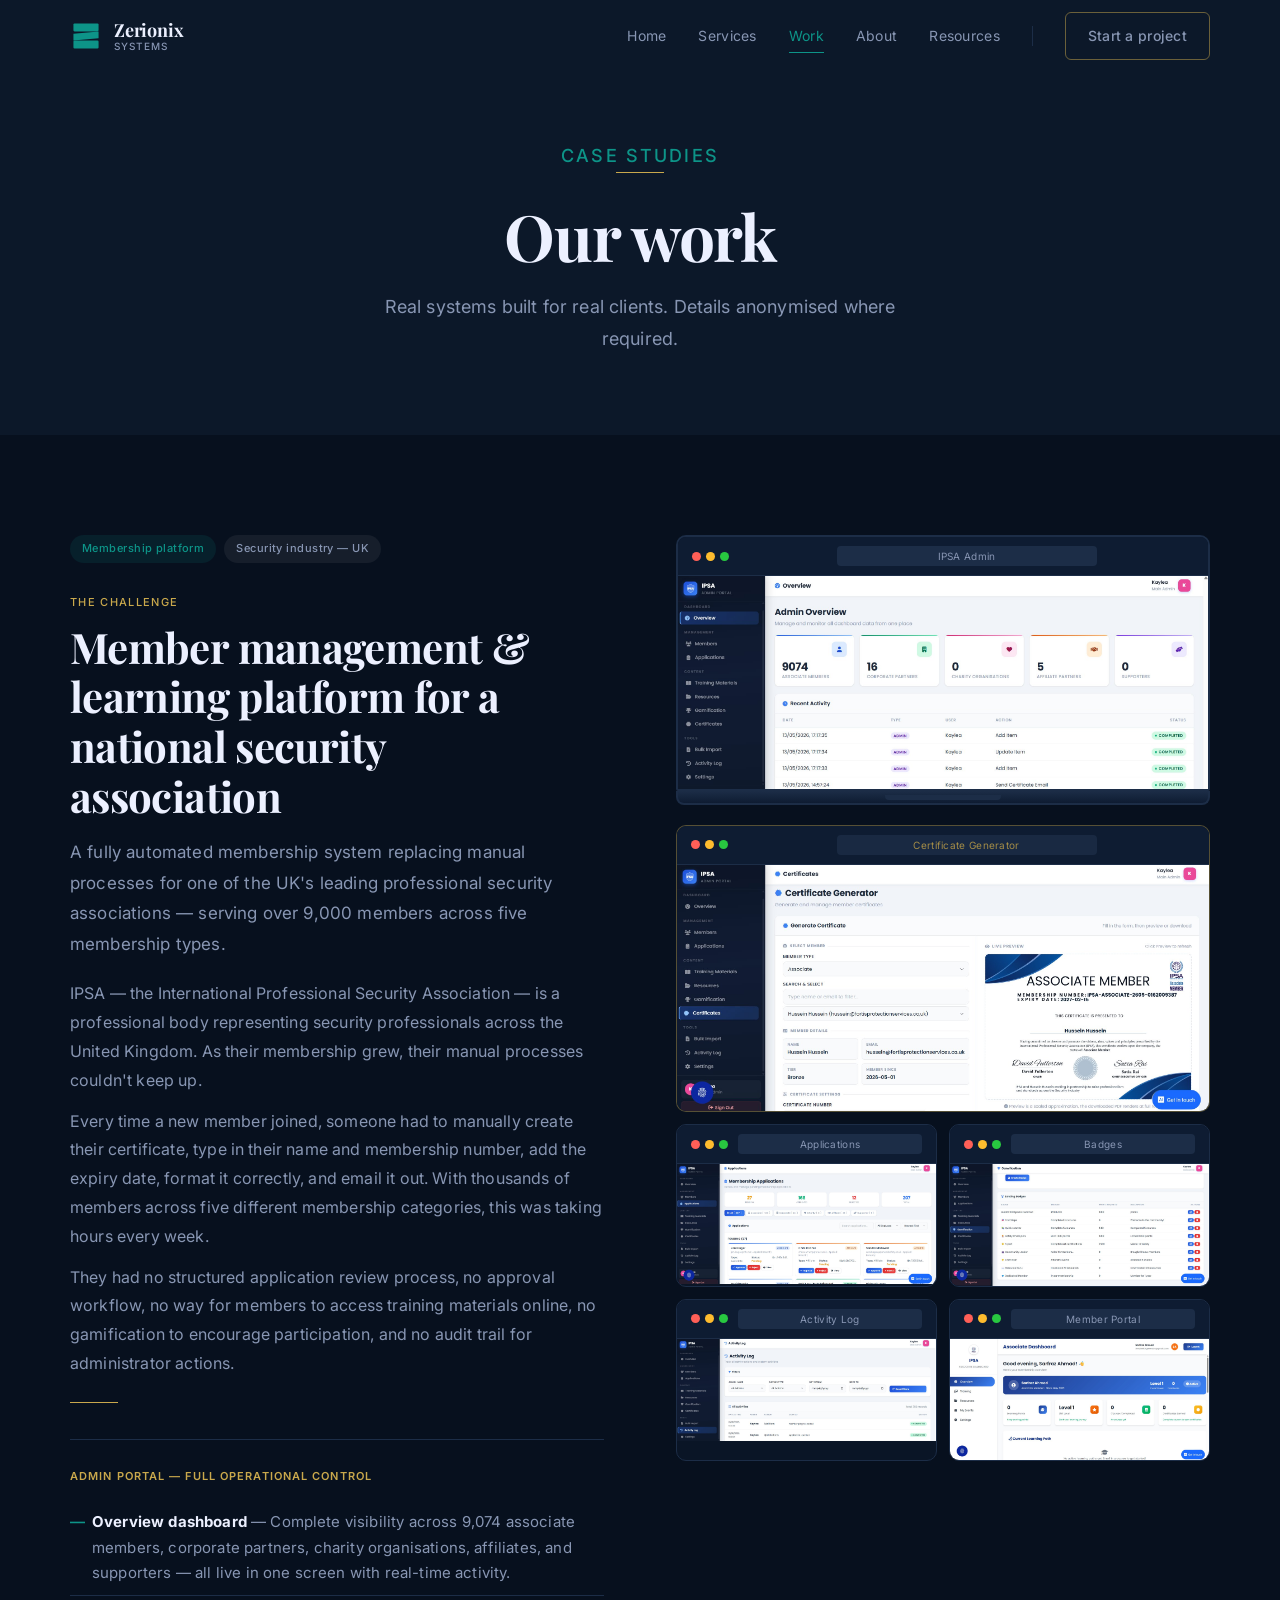
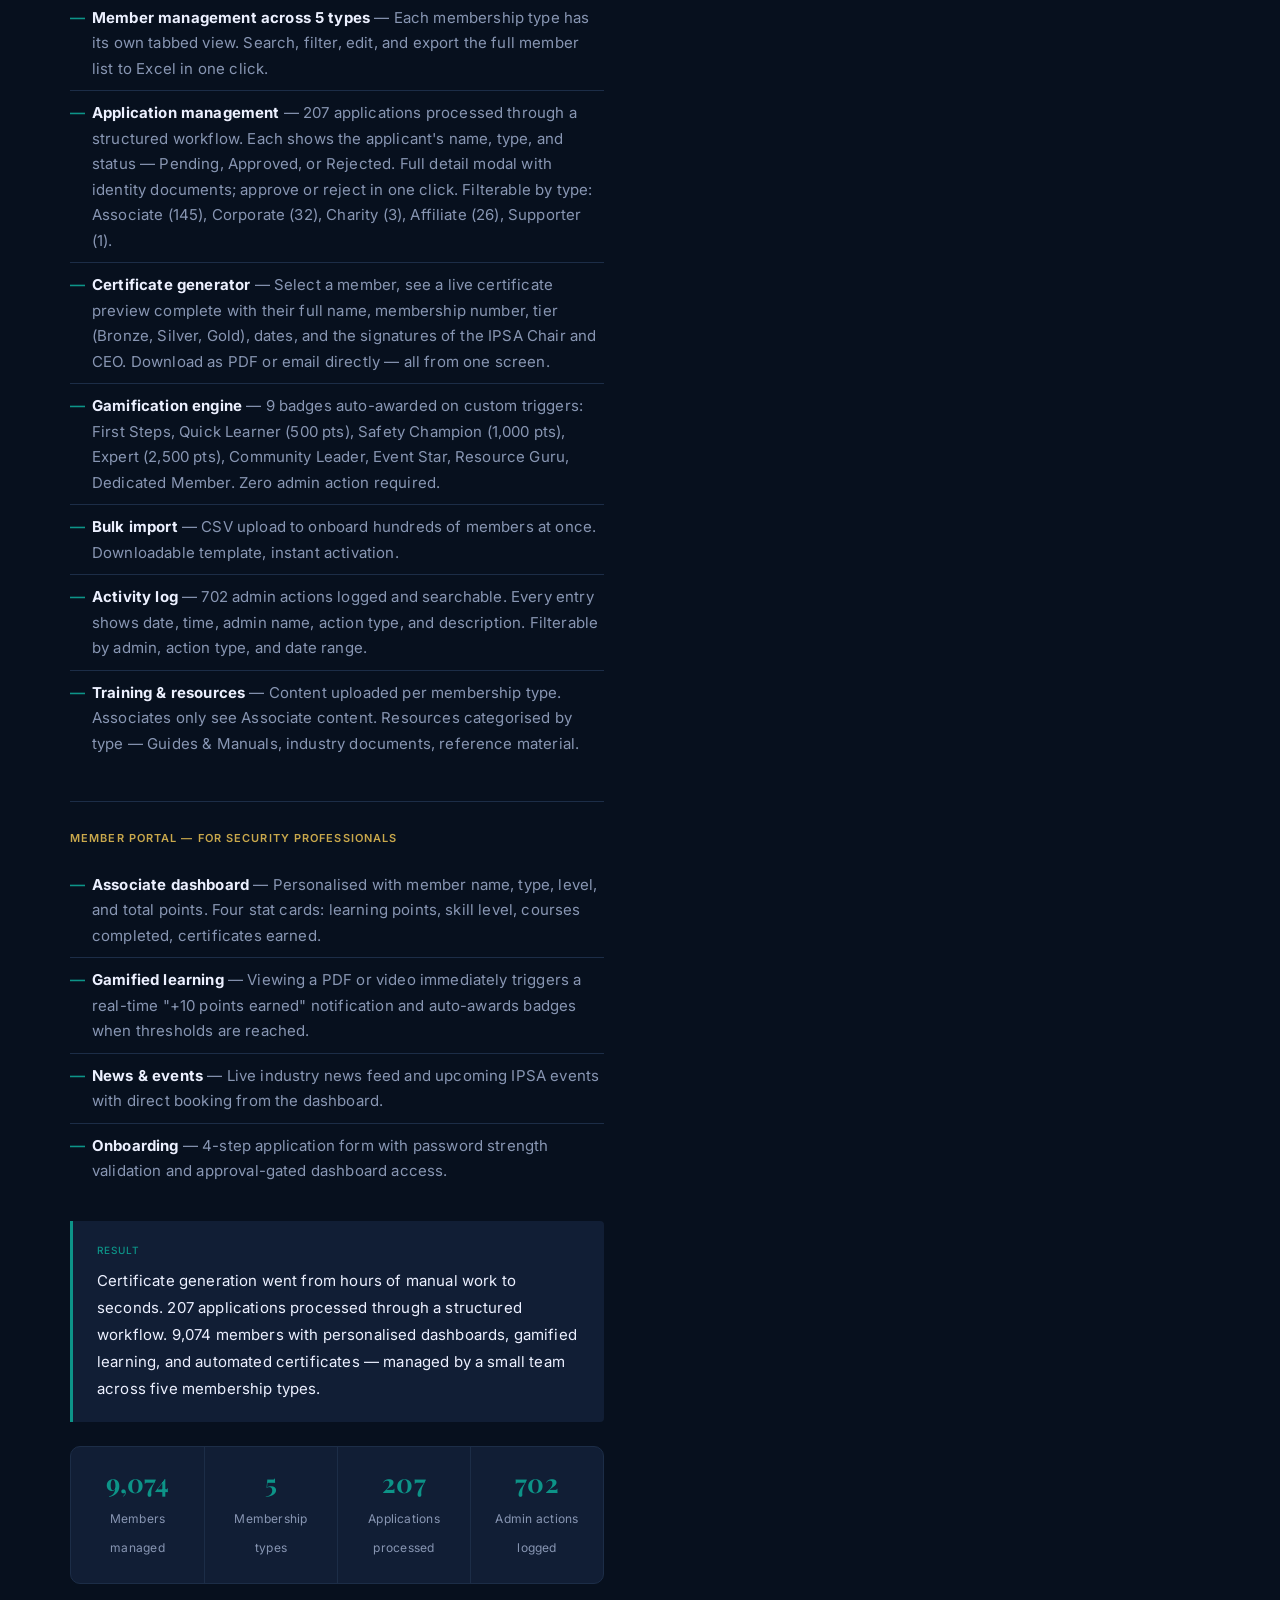
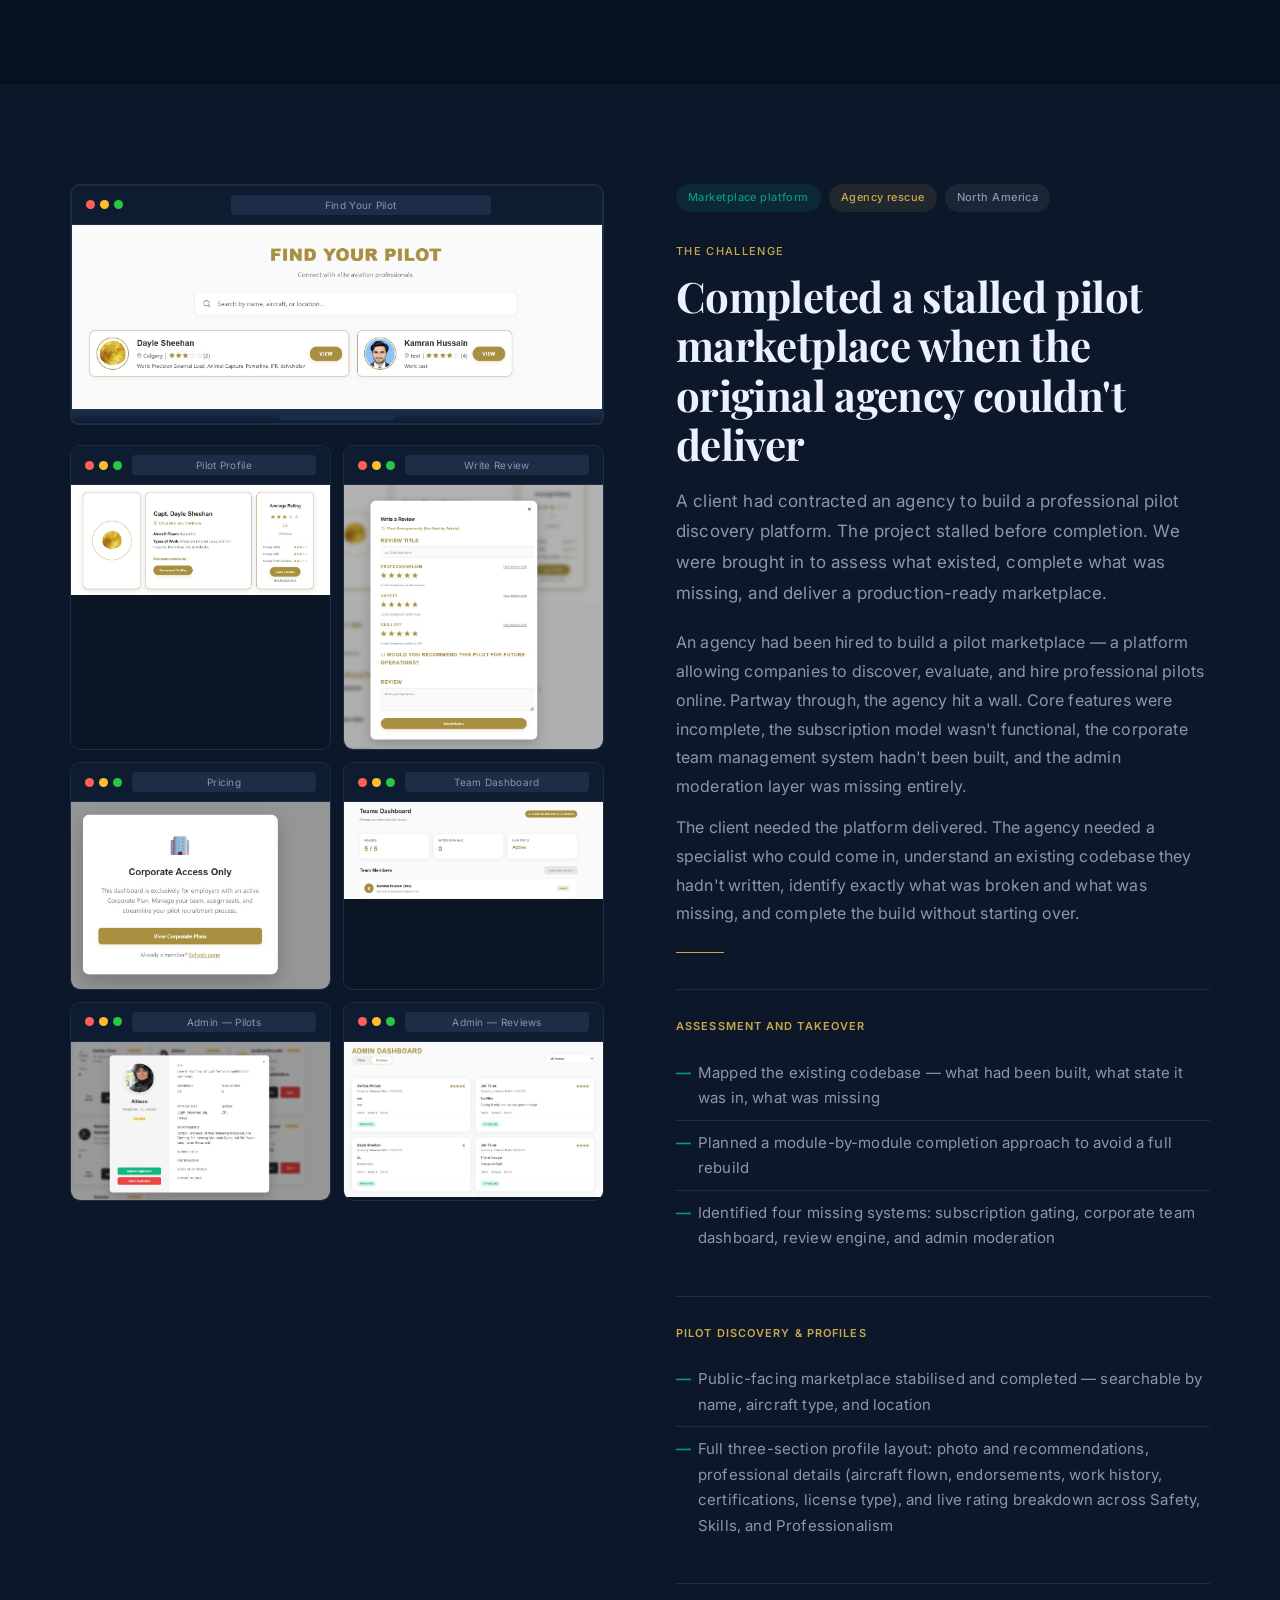
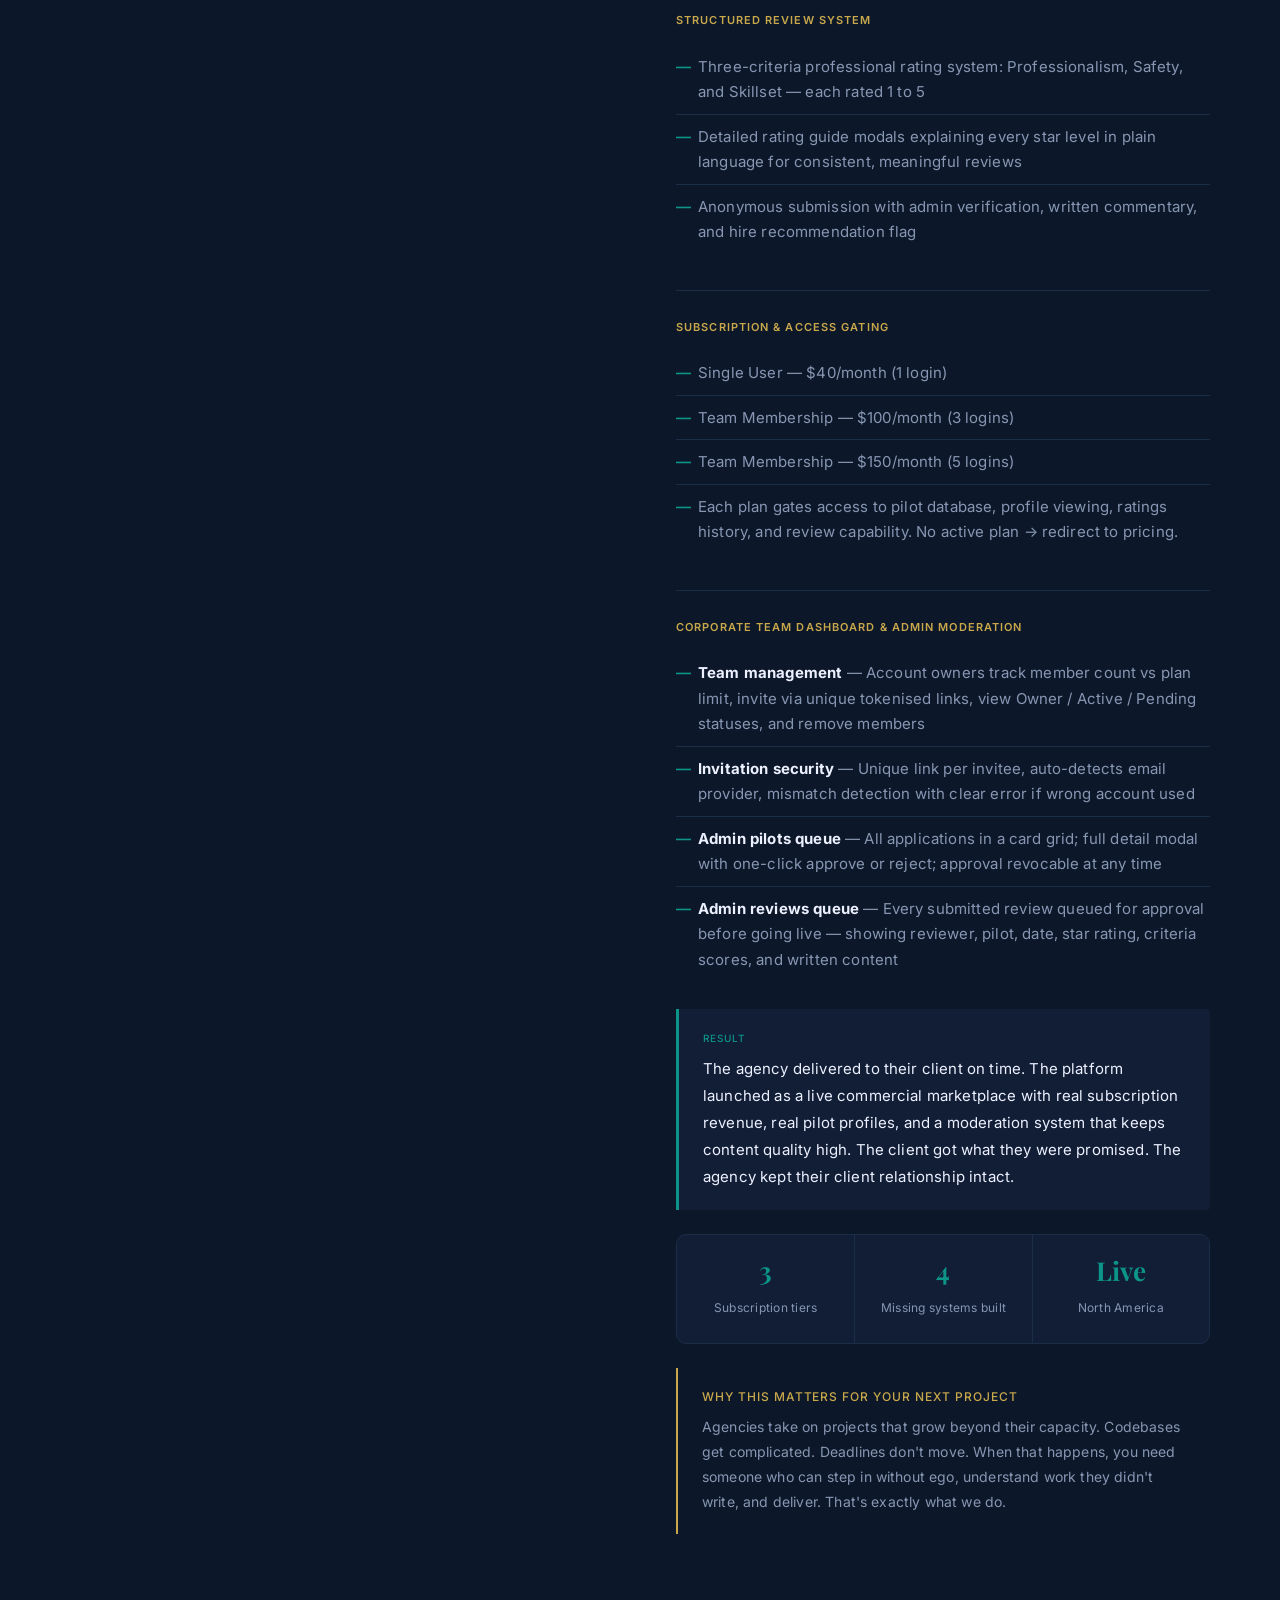
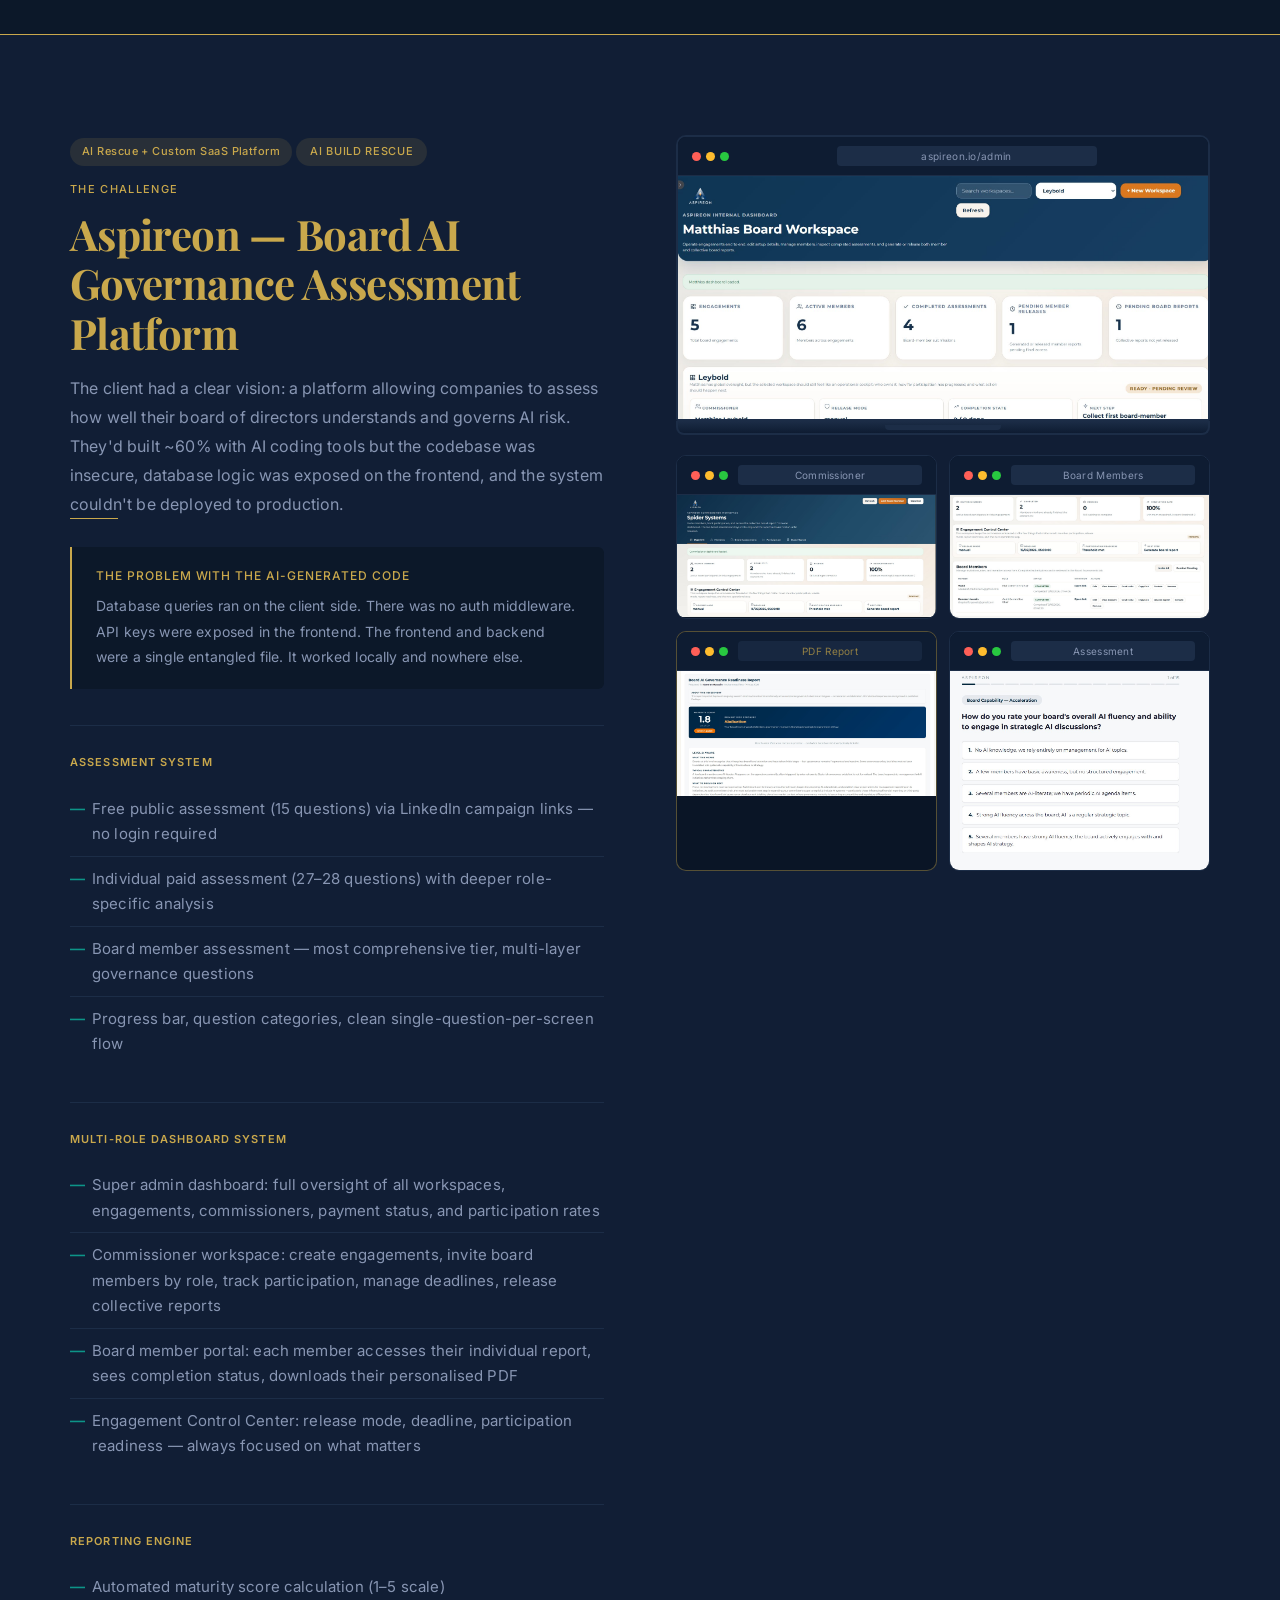
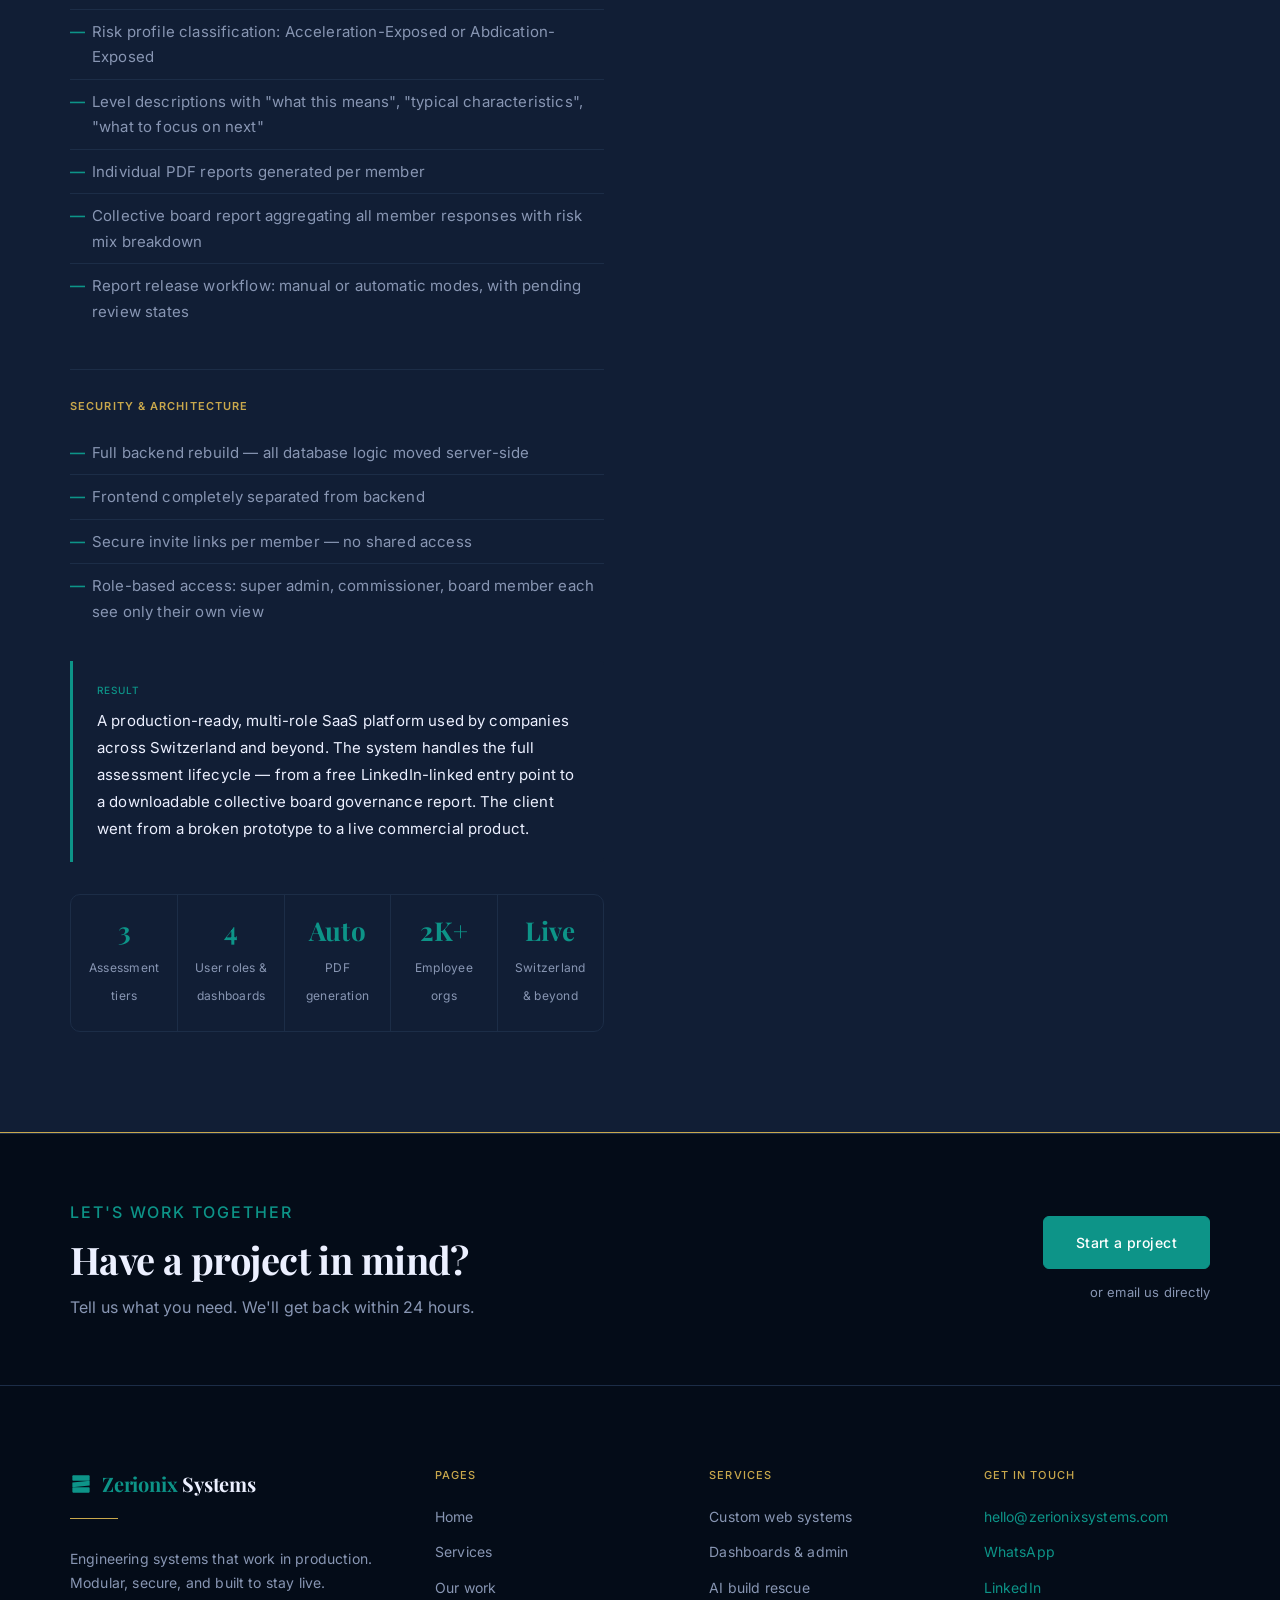
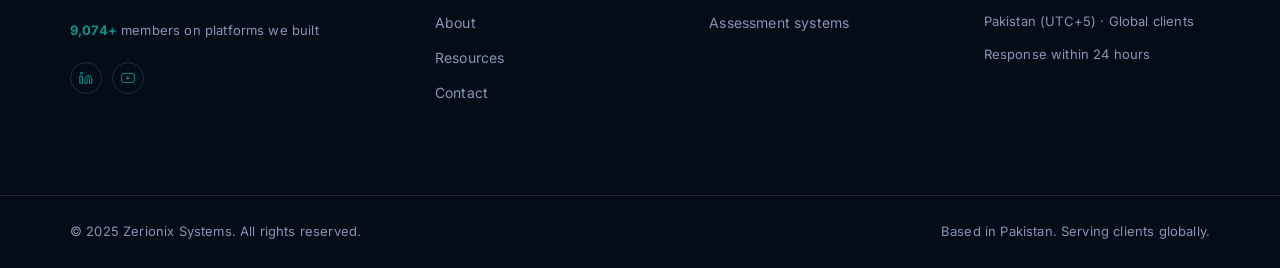
<file: work.html>
﻿<!DOCTYPE html>
<html lang="en">
<head>
  <meta charset="UTF-8"/>
  <meta name="viewport" content="width=device-width, initial-scale=1.0"/>
  <title>Our Work — Zerionix Systems</title>
  <meta name="description" content="Real systems built for real clients. Detailed case studies from Zerionix Systems including dashboards, marketplaces, and AI rescue builds."/>
  <meta property="og:title" content="Our Work — Zerionix Systems"/>
  <meta property="og:description" content="Real systems built for real clients — dashboards, marketplaces, and production-ready AI rescue projects."/>
  <meta property="og:type" content="website"/>
  <link rel="preconnect" href="https://fonts.googleapis.com"/>
  <link rel="preconnect" href="https://fonts.gstatic.com" crossorigin/>
  <link href="https://fonts.googleapis.com/css2?family=Playfair+Display:wght@700&family=Inter:wght@400;500&display=swap" rel="stylesheet"/>
  <link rel="stylesheet" href="css/style.css"/>
  <link rel="stylesheet" href="css/nav.css"/>
  <link rel="stylesheet" href="css/animations.css"/>
</head>
<body data-page="work">

<header class="site-header" data-site-header>
  <div class="container nav-shell">
    <a class="logo" href="index.html">
      <svg class="logo-icon" viewBox="0 0 28 28" xmlns="http://www.w3.org/2000/svg" aria-hidden="true"><rect x="3" y="3" width="22" height="7" rx="1" fill="#0D9488"/><polygon points="25,10 25,16 3,18 3,12" fill="#0D9488"/><rect x="3" y="18" width="22" height="7" rx="1" fill="#0D9488"/></svg>
      <span class="logo-text"><span class="logo-primary">Zerionix</span><span class="logo-secondary">Systems</span></span>
    </a>
    <nav class="nav-links" aria-label="Primary navigation">
      <a href="index.html" data-nav-link>Home</a>
      <a href="services.html" data-nav-link>Services</a>
      <a href="work.html" data-nav-link>Work</a>
      <a href="about.html" data-nav-link>About</a>
      <a href="resources.html" data-nav-link>Resources</a>
      <span class="nav-sep" aria-hidden="true"></span>
      <a class="btn-secondary" href="contact.html">Start a project</a>
    </nav>
    <button class="nav-toggle" type="button" data-nav-toggle aria-label="Open menu" aria-expanded="false">
      <span></span><span></span><span></span>
    </button>
  </div>
</header>
<div class="mobile-menu" data-mobile-menu>
  <button class="mobile-close" data-mobile-close aria-label="Close menu">&times;</button>
  <a href="index.html">Home</a>
  <a href="services.html">Services</a>
  <a href="work.html">Work</a>
  <a href="about.html">About</a>
  <a href="resources.html">Resources</a>
  <a href="contact.html" class="btn-primary" style="margin-top:8px;">Start a project</a>
</div>

<main>

  <section class="page-hero dot-bg fade-in">
    <div class="container">
      <p class="label-tag">Case studies</p>
      <span class="gold-rule" style="margin:0 auto 28px"></span>
      <h1>Our work</h1>
      <p>Real systems built for real clients. Details anonymised where required.</p>
    </div>
  </section>

  <!-- Case Study 1: IPSA -->
  <section class="case-study-section">
    <div class="container">
      <div class="case-study-grid">
        <div class="cs-content fade-in">
          <div style="display:flex;gap:8px;flex-wrap:wrap;margin-bottom:16px;">
            <span class="tag tag-teal">Membership platform</span>
            <span class="tag" style="background:rgba(255,255,255,0.06);color:var(--color-text-secondary);">Security industry — UK</span>
          </div>
          <p class="cs-label">The challenge</p>
          <h2>Member management &amp; learning platform for a national security association</h2>
          <p style="font-size:17px;line-height:1.8;margin-bottom:20px;">A fully automated membership system replacing manual processes for one of the UK's leading professional security associations — serving over 9,000 members across five membership types.</p>
          <p>IPSA — the International Professional Security Association — is a professional body representing security professionals across the United Kingdom. As their membership grew, their manual processes couldn't keep up.</p>
          <p style="margin-top:12px;">Every time a new member joined, someone had to manually create their certificate, type in their name and membership number, add the expiry date, format it correctly, and email it out. With thousands of members across five different membership categories, this was taking hours every week.</p>
          <p style="margin-top:12px;">They had no structured application review process, no approval workflow, no way for members to access training materials online, no gamification to encourage participation, and no audit trail for administrator actions.</p>
          <span class="gold-rule" style="margin-top:24px;"></span>

          <div class="aspireon-build-section">
            <h4>Admin portal — full operational control</h4>
            <ul>
              <li><strong style="color:var(--color-text-primary);">Overview dashboard</strong> — Complete visibility across 9,074 associate members, corporate partners, charity organisations, affiliates, and supporters — all live in one screen with real-time activity.</li>
              <li><strong style="color:var(--color-text-primary);">Member management across 5 types</strong> — Each membership type has its own tabbed view. Search, filter, edit, and export the full member list to Excel in one click.</li>
              <li><strong style="color:var(--color-text-primary);">Application management</strong> — 207 applications processed through a structured workflow. Each shows the applicant's name, type, and status — Pending, Approved, or Rejected. Full detail modal with identity documents; approve or reject in one click. Filterable by type: Associate (145), Corporate (32), Charity (3), Affiliate (26), Supporter (1).</li>
              <li><strong style="color:var(--color-text-primary);">Certificate generator</strong> — Select a member, see a live certificate preview complete with their full name, membership number, tier (Bronze, Silver, Gold), dates, and the signatures of the IPSA Chair and CEO. Download as PDF or email directly — all from one screen.</li>
              <li><strong style="color:var(--color-text-primary);">Gamification engine</strong> — 9 badges auto-awarded on custom triggers: First Steps, Quick Learner (500 pts), Safety Champion (1,000 pts), Expert (2,500 pts), Community Leader, Event Star, Resource Guru, Dedicated Member. Zero admin action required.</li>
              <li><strong style="color:var(--color-text-primary);">Bulk import</strong> — CSV upload to onboard hundreds of members at once. Downloadable template, instant activation.</li>
              <li><strong style="color:var(--color-text-primary);">Activity log</strong> — 702 admin actions logged and searchable. Every entry shows date, time, admin name, action type, and description. Filterable by admin, action type, and date range.</li>
              <li><strong style="color:var(--color-text-primary);">Training &amp; resources</strong> — Content uploaded per membership type. Associates only see Associate content. Resources categorised by type — Guides &amp; Manuals, industry documents, reference material.</li>
            </ul>
          </div>

          <div class="aspireon-build-section">
            <h4>Member portal — for security professionals</h4>
            <ul>
              <li><strong style="color:var(--color-text-primary);">Associate dashboard</strong> — Personalised with member name, type, level, and total points. Four stat cards: learning points, skill level, courses completed, certificates earned.</li>
              <li><strong style="color:var(--color-text-primary);">Gamified learning</strong> — Viewing a PDF or video immediately triggers a real-time "+10 points earned" notification and auto-awards badges when thresholds are reached.</li>
              <li><strong style="color:var(--color-text-primary);">News &amp; events</strong> — Live industry news feed and upcoming IPSA events with direct booking from the dashboard.</li>
              <li><strong style="color:var(--color-text-primary);">Onboarding</strong> — 4-step application form with password strength validation and approval-gated dashboard access.</li>
            </ul>
          </div>

          <div class="result-box" style="margin-top:28px;">
            <span class="result-label">Result</span>
            <p>Certificate generation went from hours of manual work to seconds. 207 applications processed through a structured workflow. 9,074 members with personalised dashboards, gamified learning, and automated certificates — managed by a small team across five membership types.</p>
          </div>

          <div class="result-metrics" style="grid-template-columns:repeat(4,1fr);margin-top:24px;">
            <div class="result-metric"><strong>9,074</strong><span>Members managed</span></div>
            <div class="result-metric"><strong>5</strong><span>Membership types</span></div>
            <div class="result-metric"><strong>207</strong><span>Applications processed</span></div>
            <div class="result-metric"><strong>702</strong><span>Admin actions logged</span></div>
          </div>
        </div>

        <div class="case-study-visual fade-in" data-delay="0.15s">

          <!-- Admin overview — laptop frame -->
          <div class="laptop-mockup" style="margin-bottom:16px;">
            <div class="laptop-lid">
              <div class="browser-chrome">
                <div class="browser-dots">
                  <span class="browser-dot dot-r"></span>
                  <span class="browser-dot dot-y"></span>
                  <span class="browser-dot dot-g"></span>
                </div>
                <div class="browser-url">IPSA Admin</div>
              </div>
              <div class="browser-screen">
                <img src="img/ipsa/admin/screen-ipsa-admin-overview.png" loading="lazy" alt="IPSA admin dashboard — 9,074 members" onerror="this.style.display='none'"/>
              </div>
            </div>
            <div class="laptop-base"><div class="laptop-notch"></div></div>
          </div>

          <!-- Certificate generator — gold featured -->
          <div class="browser-mockup" style="margin-bottom:12px;border-color:rgba(201,168,76,0.4);">
            <div class="browser-chrome">
              <div class="browser-dots">
                <span class="browser-dot dot-r"></span>
                <span class="browser-dot dot-y"></span>
                <span class="browser-dot dot-g"></span>
              </div>
              <div class="browser-url" style="color:var(--color-gold);opacity:0.8;">Certificate Generator</div>
            </div>
            <div class="browser-screen">
              <img src="img/ipsa/admin/screen-ipsa-certificate-generator.png" loading="lazy" alt="IPSA certificate generator — live preview with member name, number, and signatures" onerror="this.style.display='none'"/>
            </div>
          </div>

          <!-- Applications + Gamification -->
          <div style="display:grid;grid-template-columns:1fr 1fr;gap:12px;margin-bottom:12px;">
            <div class="browser-mockup">
              <div class="browser-chrome">
                <div class="browser-dots">
                  <span class="browser-dot dot-r"></span>
                  <span class="browser-dot dot-y"></span>
                  <span class="browser-dot dot-g"></span>
                </div>
                <div class="browser-url">Applications</div>
              </div>
              <div class="browser-screen">
                <img src="img/ipsa/admin/screen-ipsa-applications.png" loading="lazy" alt="IPSA application management — 207 applications" onerror="this.style.display='none'"/>
              </div>
            </div>
            <div class="browser-mockup">
              <div class="browser-chrome">
                <div class="browser-dots">
                  <span class="browser-dot dot-r"></span>
                  <span class="browser-dot dot-y"></span>
                  <span class="browser-dot dot-g"></span>
                </div>
                <div class="browser-url">Badges</div>
              </div>
              <div class="browser-screen">
                <img src="img/ipsa/admin/screen-ipsa-gamification.png" loading="lazy" alt="IPSA gamification badge system" onerror="this.style.display='none'"/>
              </div>
            </div>
          </div>

          <!-- Activity log + Member dashboard -->
          <div style="display:grid;grid-template-columns:1fr 1fr;gap:12px;">
            <div class="browser-mockup">
              <div class="browser-chrome">
                <div class="browser-dots">
                  <span class="browser-dot dot-r"></span>
                  <span class="browser-dot dot-y"></span>
                  <span class="browser-dot dot-g"></span>
                </div>
                <div class="browser-url">Activity Log</div>
              </div>
              <div class="browser-screen">
                <img src="img/ipsa/admin/screen-ipsa-activity-log.png" loading="lazy" alt="IPSA activity log — 702 records" onerror="this.style.display='none'"/>
              </div>
            </div>
            <div class="browser-mockup">
              <div class="browser-chrome">
                <div class="browser-dots">
                  <span class="browser-dot dot-r"></span>
                  <span class="browser-dot dot-y"></span>
                  <span class="browser-dot dot-g"></span>
                </div>
                <div class="browser-url">Member Portal</div>
              </div>
              <div class="browser-screen">
                <img src="img/ipsa/member/screen-ipsa-associate-dashboard.png" loading="lazy" alt="IPSA member associate dashboard" onerror="this.style.display='none'"/>
              </div>
            </div>
          </div>

        </div>
      </div>
    </div>
  </section>

  <!-- Case Study 2: 507 Aviation Pilot Marketplace -->
  <section class="case-study-section section-surface reverse">
    <div class="container">
      <div class="case-study-grid">
        <div class="cs-content fade-in">
          <div style="display:flex;gap:8px;flex-wrap:wrap;margin-bottom:16px;">
            <span class="tag tag-teal">Marketplace platform</span>
            <span class="tag" style="background:rgba(201,168,76,0.1);color:var(--color-gold);">Agency rescue</span>
            <span class="tag" style="background:rgba(255,255,255,0.06);color:var(--color-text-secondary);">North America</span>
          </div>
          <p class="cs-label">The challenge</p>
          <h2>Completed a stalled pilot marketplace when the original agency couldn't deliver</h2>
          <p style="font-size:17px;line-height:1.8;margin-bottom:20px;">A client had contracted an agency to build a professional pilot discovery platform. The project stalled before completion. We were brought in to assess what existed, complete what was missing, and deliver a production-ready marketplace.</p>
          <p>An agency had been hired to build a pilot marketplace — a platform allowing companies to discover, evaluate, and hire professional pilots online. Partway through, the agency hit a wall. Core features were incomplete, the subscription model wasn't functional, the corporate team management system hadn't been built, and the admin moderation layer was missing entirely.</p>
          <p style="margin-top:12px;">The client needed the platform delivered. The agency needed a specialist who could come in, understand an existing codebase they hadn't written, identify exactly what was broken and what was missing, and complete the build without starting over.</p>
          <span class="gold-rule" style="margin-top:24px;"></span>

          <div class="aspireon-build-section">
            <h4>Assessment and takeover</h4>
            <ul>
              <li>Mapped the existing codebase — what had been built, what state it was in, what was missing</li>
              <li>Planned a module-by-module completion approach to avoid a full rebuild</li>
              <li>Identified four missing systems: subscription gating, corporate team dashboard, review engine, and admin moderation</li>
            </ul>
          </div>

          <div class="aspireon-build-section">
            <h4>Pilot discovery &amp; profiles</h4>
            <ul>
              <li>Public-facing marketplace stabilised and completed — searchable by name, aircraft type, and location</li>
              <li>Full three-section profile layout: photo and recommendations, professional details (aircraft flown, endorsements, work history, certifications, license type), and live rating breakdown across Safety, Skills, and Professionalism</li>
            </ul>
          </div>

          <div class="aspireon-build-section">
            <h4>Structured review system</h4>
            <ul>
              <li>Three-criteria professional rating system: Professionalism, Safety, and Skillset — each rated 1 to 5</li>
              <li>Detailed rating guide modals explaining every star level in plain language for consistent, meaningful reviews</li>
              <li>Anonymous submission with admin verification, written commentary, and hire recommendation flag</li>
            </ul>
          </div>

          <div class="aspireon-build-section">
            <h4>Subscription &amp; access gating</h4>
            <ul>
              <li>Single User — $40/month (1 login)</li>
              <li>Team Membership — $100/month (3 logins)</li>
              <li>Team Membership — $150/month (5 logins)</li>
              <li>Each plan gates access to pilot database, profile viewing, ratings history, and review capability. No active plan → redirect to pricing.</li>
            </ul>
          </div>

          <div class="aspireon-build-section">
            <h4>Corporate team dashboard &amp; admin moderation</h4>
            <ul>
              <li><strong style="color:var(--color-text-primary);">Team management</strong> — Account owners track member count vs plan limit, invite via unique tokenised links, view Owner / Active / Pending statuses, and remove members</li>
              <li><strong style="color:var(--color-text-primary);">Invitation security</strong> — Unique link per invitee, auto-detects email provider, mismatch detection with clear error if wrong account used</li>
              <li><strong style="color:var(--color-text-primary);">Admin pilots queue</strong> — All applications in a card grid; full detail modal with one-click approve or reject; approval revocable at any time</li>
              <li><strong style="color:var(--color-text-primary);">Admin reviews queue</strong> — Every submitted review queued for approval before going live — showing reviewer, pilot, date, star rating, criteria scores, and written content</li>
            </ul>
          </div>

          <div class="result-box" style="margin-top:28px;">
            <span class="result-label">Result</span>
            <p>The agency delivered to their client on time. The platform launched as a live commercial marketplace with real subscription revenue, real pilot profiles, and a moderation system that keeps content quality high. The client got what they were promised. The agency kept their client relationship intact.</p>
          </div>

          <div class="result-metrics" style="grid-template-columns:repeat(3,1fr);margin-top:24px;">
            <div class="result-metric"><strong>3</strong><span>Subscription tiers</span></div>
            <div class="result-metric"><strong>4</strong><span>Missing systems built</span></div>
            <div class="result-metric"><strong>Live</strong><span>North America</span></div>
          </div>

          <div class="problem-callout" style="margin-top:24px;">
            <h4>Why this matters for your next project</h4>
            <p>Agencies take on projects that grow beyond their capacity. Codebases get complicated. Deadlines don't move. When that happens, you need someone who can step in without ego, understand work they didn't write, and deliver. That's exactly what we do.</p>
          </div>
        </div>

        <div class="case-study-visual fade-in" data-delay="0.15s">

          <!-- Find Your Pilot — laptop frame -->
          <div class="laptop-mockup" style="margin-bottom:16px;">
            <div class="laptop-lid">
              <div class="browser-chrome">
                <div class="browser-dots">
                  <span class="browser-dot dot-r"></span>
                  <span class="browser-dot dot-y"></span>
                  <span class="browser-dot dot-g"></span>
                </div>
                <div class="browser-url">Find Your Pilot</div>
              </div>
              <div class="browser-screen">
                <img src="img/pilot/public/screen-pilot-find-pilot.png" loading="lazy" alt="Pilot marketplace — Find Your Pilot search page"/>
              </div>
            </div>
            <div class="laptop-base"><div class="laptop-notch"></div></div>
          </div>

          <!-- Profile card + Write review -->
          <div style="display:grid;grid-template-columns:1fr 1fr;gap:12px;margin-bottom:12px;">
            <div class="browser-mockup">
              <div class="browser-chrome">
                <div class="browser-dots">
                  <span class="browser-dot dot-r"></span>
                  <span class="browser-dot dot-y"></span>
                  <span class="browser-dot dot-g"></span>
                </div>
                <div class="browser-url">Pilot Profile</div>
              </div>
              <div class="browser-screen">
                <img src="img/pilot/public/screen-pilot-profile-card.png" loading="lazy" alt="Pilot profile card with rating breakdown"/>
              </div>
            </div>
            <div class="browser-mockup">
              <div class="browser-chrome">
                <div class="browser-dots">
                  <span class="browser-dot dot-r"></span>
                  <span class="browser-dot dot-y"></span>
                  <span class="browser-dot dot-g"></span>
                </div>
                <div class="browser-url">Write Review</div>
              </div>
              <div class="browser-screen">
                <img src="img/pilot/public/screen-pilot-write-review.png" loading="lazy" alt="Three-criteria review form — Professionalism, Safety, Skillset"/>
              </div>
            </div>
          </div>

          <!-- Pricing + Corporate team dashboard -->
          <div style="display:grid;grid-template-columns:1fr 1fr;gap:12px;margin-bottom:12px;">
            <div class="browser-mockup">
              <div class="browser-chrome">
                <div class="browser-dots">
                  <span class="browser-dot dot-r"></span>
                  <span class="browser-dot dot-y"></span>
                  <span class="browser-dot dot-g"></span>
                </div>
                <div class="browser-url">Pricing</div>
              </div>
              <div class="browser-screen">
                <img src="img/pilot/public/screen-pilot-pricing.png" loading="lazy" alt="Subscription pricing — $40, $100, $150 per month"/>
              </div>
            </div>
            <div class="browser-mockup">
              <div class="browser-chrome">
                <div class="browser-dots">
                  <span class="browser-dot dot-r"></span>
                  <span class="browser-dot dot-y"></span>
                  <span class="browser-dot dot-g"></span>
                </div>
                <div class="browser-url">Team Dashboard</div>
              </div>
              <div class="browser-screen">
                <img src="img/pilot/corporate/screen-pilot-teams-dashboard.png" loading="lazy" alt="Corporate team management dashboard"/>
              </div>
            </div>
          </div>

          <!-- Admin pilots + admin reviews -->
          <div style="display:grid;grid-template-columns:1fr 1fr;gap:12px;">
            <div class="browser-mockup">
              <div class="browser-chrome">
                <div class="browser-dots">
                  <span class="browser-dot dot-r"></span>
                  <span class="browser-dot dot-y"></span>
                  <span class="browser-dot dot-g"></span>
                </div>
                <div class="browser-url">Admin — Pilots</div>
              </div>
              <div class="browser-screen">
                <img src="img/pilot/admin/screen-pilot-admin-pilots.png" loading="lazy" alt="Admin pilot approval queue"/>
              </div>
            </div>
            <div class="browser-mockup">
              <div class="browser-chrome">
                <div class="browser-dots">
                  <span class="browser-dot dot-r"></span>
                  <span class="browser-dot dot-y"></span>
                  <span class="browser-dot dot-g"></span>
                </div>
                <div class="browser-url">Admin — Reviews</div>
              </div>
              <div class="browser-screen">
                <img src="img/pilot/admin/screen-pilot-admin-reviews.png" loading="lazy" alt="Admin review moderation queue"/>
              </div>
            </div>
          </div>

        </div>
      </div>
    </div>
  </section>

  <!-- Case Study 3: Aspireon — AI Governance Assessment Platform (gold featured) -->
  <section class="case-study-section gold-case-section">
    <div class="container">
      <div class="case-study-grid">
        <div class="cs-content fade-in">
          <span class="tag tag-gold">AI Rescue + Custom SaaS Platform</span>
          <span class="ai-rescue-badge" style="margin-bottom:12px;">AI Build Rescue</span>
          <p class="cs-label">The challenge</p>
          <h2 style="color:var(--color-gold)">Aspireon — Board AI Governance Assessment Platform</h2>
          <p>The client had a clear vision: a platform allowing companies to assess how well their board of directors understands and governs AI risk. They'd built ~60% with AI coding tools but the codebase was insecure, database logic was exposed on the frontend, and the system couldn't be deployed to production.</p>
          <span class="gold-rule"></span>
          <div class="problem-callout">
            <h4>The problem with the AI-generated code</h4>
            <p>Database queries ran on the client side. There was no auth middleware. API keys were exposed in the frontend. The frontend and backend were a single entangled file. It worked locally and nowhere else.</p>
          </div>

          <div class="aspireon-build-section">
            <h4>Assessment system</h4>
            <ul>
              <li>Free public assessment (15 questions) via LinkedIn campaign links — no login required</li>
              <li>Individual paid assessment (27–28 questions) with deeper role-specific analysis</li>
              <li>Board member assessment — most comprehensive tier, multi-layer governance questions</li>
              <li>Progress bar, question categories, clean single-question-per-screen flow</li>
            </ul>
          </div>

          <div class="aspireon-build-section">
            <h4>Multi-role dashboard system</h4>
            <ul>
              <li>Super admin dashboard: full oversight of all workspaces, engagements, commissioners, payment status, and participation rates</li>
              <li>Commissioner workspace: create engagements, invite board members by role, track participation, manage deadlines, release collective reports</li>
              <li>Board member portal: each member accesses their individual report, sees completion status, downloads their personalised PDF</li>
              <li>Engagement Control Center: release mode, deadline, participation readiness — always focused on what matters</li>
            </ul>
          </div>

          <div class="aspireon-build-section">
            <h4>Reporting engine</h4>
            <ul>
              <li>Automated maturity score calculation (1–5 scale)</li>
              <li>Risk profile classification: Acceleration-Exposed or Abdication-Exposed</li>
              <li>Level descriptions with "what this means", "typical characteristics", "what to focus on next"</li>
              <li>Individual PDF reports generated per member</li>
              <li>Collective board report aggregating all member responses with risk mix breakdown</li>
              <li>Report release workflow: manual or automatic modes, with pending review states</li>
            </ul>
          </div>

          <div class="aspireon-build-section">
            <h4>Security &amp; architecture</h4>
            <ul>
              <li>Full backend rebuild — all database logic moved server-side</li>
              <li>Frontend completely separated from backend</li>
              <li>Secure invite links per member — no shared access</li>
              <li>Role-based access: super admin, commissioner, board member each see only their own view</li>
            </ul>
          </div>

          <div class="result-box" style="margin-top:28px;">
            <span class="result-label">Result</span>
            <p>A production-ready, multi-role SaaS platform used by companies across Switzerland and beyond. The system handles the full assessment lifecycle — from a free LinkedIn-linked entry point to a downloadable collective board governance report. The client went from a broken prototype to a live commercial product.</p>
          </div>

          <div class="result-metrics">
            <div class="result-metric"><strong>3</strong><span>Assessment tiers</span></div>
            <div class="result-metric"><strong>4</strong><span>User roles &amp; dashboards</span></div>
            <div class="result-metric"><strong>Auto</strong><span>PDF generation</span></div>
            <div class="result-metric"><strong>2K+</strong><span>Employee orgs</span></div>
            <div class="result-metric"><strong>Live</strong><span>Switzerland &amp; beyond</span></div>
          </div>
        </div>
        <div class="case-study-visual fade-in" data-delay="0.15s">

          <!-- Admin dashboard — Image 1 — in laptop frame -->
          <div class="laptop-mockup" style="margin-bottom:16px;">
            <div class="laptop-lid">
              <div class="browser-chrome">
                <div class="browser-dots">
                  <span class="browser-dot dot-r"></span>
                  <span class="browser-dot dot-y"></span>
                  <span class="browser-dot dot-g"></span>
                </div>
                <div class="browser-url">aspireon.io/admin</div>
              </div>
              <div class="browser-screen">
                <img src="img/aspireon/screen-aspireon-admin.png" loading="lazy" alt="Aspireon Internal Dashboard — all workspaces, commissioners, and participation rates"/>
              </div>
            </div>
            <div class="laptop-base"><div class="laptop-notch"></div></div>
          </div>

          <!-- Commissioner + Members — 2 columns -->
          <div style="display:grid;grid-template-columns:1fr 1fr;gap:12px;margin-bottom:12px;">
            <div class="browser-mockup">
              <div class="browser-chrome">
                <div class="browser-dots">
                  <span class="browser-dot dot-r"></span>
                  <span class="browser-dot dot-y"></span>
                  <span class="browser-dot dot-g"></span>
                </div>
                <div class="browser-url">Commissioner</div>
              </div>
              <div class="browser-screen">
                <img src="img/aspireon/screen-aspireon-commissioner.png" loading="lazy" alt="Aspireon commissioner workspace"/>
              </div>
            </div>
            <div class="browser-mockup">
              <div class="browser-chrome">
                <div class="browser-dots">
                  <span class="browser-dot dot-r"></span>
                  <span class="browser-dot dot-y"></span>
                  <span class="browser-dot dot-g"></span>
                </div>
                <div class="browser-url">Board Members</div>
              </div>
              <div class="browser-screen">
                <img src="img/aspireon/screen-aspireon-members.png" loading="lazy" alt="Aspireon board members — 100% completion rate"/>
              </div>
            </div>
          </div>

          <!-- PDF Report + Question UI — 2 columns -->
          <div style="display:grid;grid-template-columns:1fr 1fr;gap:12px;">
            <div class="browser-mockup" style="border-color:rgba(201,168,76,0.4);">
              <div class="browser-chrome">
                <div class="browser-dots">
                  <span class="browser-dot dot-r"></span>
                  <span class="browser-dot dot-y"></span>
                  <span class="browser-dot dot-g"></span>
                </div>
                <div class="browser-url" style="color:var(--color-gold);opacity:0.7;">PDF Report</div>
              </div>
              <div class="browser-screen">
                <img src="img/aspireon/screen-aspireon-pdf-report.png" loading="lazy" alt="Aspireon PDF report — maturity score and risk profile"/>
              </div>
            </div>
            <div class="browser-mockup">
              <div class="browser-chrome">
                <div class="browser-dots">
                  <span class="browser-dot dot-r"></span>
                  <span class="browser-dot dot-y"></span>
                  <span class="browser-dot dot-g"></span>
                </div>
                <div class="browser-url">Assessment</div>
              </div>
              <div class="browser-screen">
                <img src="img/aspireon/screen-aspireon-question-free.png" loading="lazy" alt="Aspireon assessment question flow"/>
              </div>
            </div>
          </div>

        </div>
      </div>
    </div>
  </section>

</main>

<footer class="site-footer">

  <!-- Pre-footer CTA -->
  <div class="footer-pre">
    <div class="container footer-pre-inner">
      <div class="footer-pre-text">
        <p class="label-tag">Let's work together</p>
        <h2 class="footer-pre-heading">Have a project in mind?</h2>
        <p>Tell us what you need. We'll get back within 24 hours.</p>
      </div>
      <div class="footer-pre-actions">
        <a class="btn-primary" href="contact.html">Start a project</a>
        <a href="mailto:hello@zerionixsystems.com" class="footer-pre-email">or email us directly</a>
      </div>
    </div>
  </div>

  <!-- Footer columns -->
  <div class="container footer-grid">
    <div>
      <a class="footer-logo" href="index.html"><svg viewBox="0 0 28 28" xmlns="http://www.w3.org/2000/svg" aria-hidden="true" style="width:22px;height:22px;flex-shrink:0"><rect x="3" y="3" width="22" height="7" rx="1" fill="#0D9488"/><polygon points="25,10 25,16 3,18 3,12" fill="#0D9488"/><rect x="3" y="18" width="22" height="7" rx="1" fill="#0D9488"/></svg><span><span style="color:var(--color-teal)">Zerionix</span> Systems</span></a>
      <span class="gold-rule"></span>
      <p class="footer-tagline">Engineering systems that work in production. Modular, secure, and built to stay live.</p>
      <p class="footer-stat"><strong>9,074+</strong> members on platforms we built</p>
      <div class="footer-socials" style="margin-top:20px;">
        <a class="social-icon" href="https://www.linkedin.com" target="_blank" rel="noreferrer" aria-label="LinkedIn">
          <svg viewBox="0 0 24 24"><path d="M16 8a6 6 0 0 1 6 6v7h-4v-7a2 2 0 0 0-4 0v7h-4v-7a6 6 0 0 1 6-6z"></path><rect x="2" y="9" width="4" height="12"></rect><circle cx="4" cy="4" r="2"></circle></svg>
        </a>
        <a class="social-icon" href="#" target="_blank" rel="noreferrer" aria-label="YouTube">
          <svg viewBox="0 0 24 24"><path d="M22.54 6.42a2.78 2.78 0 0 0-1.95-1.96C18.88 4 12 4 12 4s-6.88 0-8.59.46a2.78 2.78 0 0 0-1.95 1.96A29 29 0 0 0 1 12a29 29 0 0 0 .46 5.58A2.78 2.78 0 0 0 3.41 19.54C5.12 20 12 20 12 20s6.88 0 8.59-.46a2.78 2.78 0 0 0 1.95-1.96A29 29 0 0 0 23 12a29 29 0 0 0-.46-5.58z"></path><polygon points="9.75 15.02 15.5 12 9.75 8.98 9.75 15.02" fill="currentColor" stroke="none"></polygon></svg>
        </a>
      </div>
    </div>
    <div>
      <p class="footer-heading">Pages</p>
      <nav>
        <a href="index.html">Home</a>
        <a href="services.html">Services</a>
        <a href="work.html">Our work</a>
        <a href="about.html">About</a>
        <a href="resources.html">Resources</a>
        <a href="contact.html">Contact</a>
      </nav>
    </div>
    <div>
      <p class="footer-heading">Services</p>
      <nav>
        <a href="services.html#service-1">Custom web systems</a>
        <a href="services.html#service-2">Dashboards &amp; admin</a>
        <a href="services.html#service-3">AI build rescue</a>
        <a href="services.html#service-4">Assessment systems</a>
      </nav>
    </div>
    <div>
      <p class="footer-heading">Get in touch</p>
      <a href="mailto:hello@zerionixsystems.com" class="footer-contact-item teal">hello@zerionixsystems.com</a>
      <a href="https://wa.me/" target="_blank" rel="noreferrer" class="footer-contact-item teal">WhatsApp</a>
      <a href="https://www.linkedin.com" target="_blank" rel="noreferrer" class="footer-contact-item teal">LinkedIn</a>
      <span class="footer-contact-item grey" style="margin-top:8px;display:block;">Pakistan (UTC+5) &middot; Global clients</span>
      <span class="footer-contact-item grey">Response within 24 hours</span>
    </div>
  </div>

  <div class="footer-bottom">
    <div class="container footer-bottom-inner">
      <p>&copy; 2025 Zerionix Systems. All rights reserved.</p>
      <p>Based in Pakistan. Serving clients globally.</p>
    </div>
  </div>
</footer>
<button class="back-to-top" type="button" data-back-to-top aria-label="Back to top">
  <svg viewBox="0 0 24 24"><polyline points="18 15 12 9 6 15"></polyline></svg>
</button>
<div class="custom-cursor" data-cursor aria-hidden="true"></div>
<script src="js/main.js"></script>
</body>
</html>
</file>
<file: backup/styles.css>
:root {
  --bg: #07111f;
  --bg-soft: rgba(17, 29, 49, 0.72);
  --panel: rgba(255, 255, 255, 0.06);
  --panel-border: rgba(255, 255, 255, 0.1);
  --text: #f3f7ff;
  --muted: #a9b8d0;
  --accent: #7c9cff;
  --accent-2: #55f2d6;
  --shadow: 0 24px 80px rgba(0, 0, 0, 0.3);
}

* { box-sizing: border-box; }
html { scroll-behavior: smooth; }
body {
  margin: 0;
  font-family: Inter, system-ui, sans-serif;
  color: var(--text);
  background:
    radial-gradient(circle at top left, rgba(124, 156, 255, 0.22), transparent 30%),
    radial-gradient(circle at 80% 20%, rgba(85, 242, 214, 0.16), transparent 25%),
    linear-gradient(180deg, #050c18, #07111f 32%, #081425 100%);
}

a { color: inherit; text-decoration: none; }
button, input, textarea { font: inherit; }

.site-shell { width: min(1240px, calc(100% - 32px)); margin: 0 auto; padding: 24px 0 40px; }
.section { padding: 56px 0; }
.glass-panel {
  background: linear-gradient(180deg, rgba(255,255,255,0.09), rgba(255,255,255,0.04));
  border: 1px solid var(--panel-border);
  box-shadow: var(--shadow);
  backdrop-filter: blur(18px);
  -webkit-backdrop-filter: blur(18px);
}

.topbar {
  position: sticky; top: 16px; z-index: 20;
  display: flex; justify-content: space-between; align-items: center; gap: 20px;
  padding: 16px 20px; margin-bottom: 28px; border-radius: 24px;
  background: rgba(8, 15, 28, 0.72); border: 1px solid rgba(255,255,255,0.08);
  backdrop-filter: blur(16px);
}
.brand, .footer-brand { display: inline-flex; align-items: center; gap: 12px; font-weight: 700; letter-spacing: 0.01em; }
.brand-mark {
  width: 14px; height: 14px; border-radius: 50%;
  background: linear-gradient(135deg, var(--accent), var(--accent-2));
  box-shadow: 0 0 24px rgba(124, 156, 255, 0.75);
}
.nav { display: flex; gap: 22px; color: var(--muted); }
.nav a:hover, .footer a:hover { color: var(--text); }

.button {
  display: inline-flex; align-items: center; justify-content: center; gap: 10px;
  min-height: 46px; padding: 0 20px; border-radius: 999px; transition: 220ms ease;
  border: 1px solid transparent; cursor: pointer;
}
.button:hover { transform: translateY(-2px); }
.button-primary { background: linear-gradient(135deg, var(--accent), var(--accent-2)); color: #04111f; font-weight: 700; }
.button-secondary { background: rgba(255,255,255,0.06); border-color: rgba(255,255,255,0.1); }
.button-ghost { border-color: rgba(255,255,255,0.16); color: var(--text); }

.hero { display: grid; grid-template-columns: 1.05fr 0.95fr; gap: 28px; align-items: stretch; }
.hero-copy, .hero-video-frame, .vision-card, .cta-card { border-radius: 32px; }
.hero-copy { padding: 44px; }
.eyebrow { color: var(--accent-2); text-transform: uppercase; letter-spacing: 0.18em; font-size: 0.78rem; margin-bottom: 18px; }
h1, h2, h3, h4, p { margin: 0; }
h1 { font-size: clamp(2.8rem, 5vw, 5.2rem); line-height: 0.98; letter-spacing: -0.05em; max-width: 11ch; }
h2 { font-size: clamp(2rem, 4vw, 3.3rem); line-height: 1.02; letter-spacing: -0.04em; max-width: 15ch; }
h3 { font-size: 1.15rem; margin-bottom: 10px; }
p { color: var(--muted); line-height: 1.7; }
.hero-copy p { max-width: 58ch; margin: 22px 0 30px; }
.hero-actions { display: flex; flex-wrap: wrap; gap: 14px; margin-bottom: 34px; }
.hero-stats { display: grid; grid-template-columns: repeat(3, 1fr); gap: 14px; }
.hero-stats div { padding-top: 16px; border-top: 1px solid rgba(255,255,255,0.08); }
.hero-stats strong { display: block; font-size: 1.4rem; margin-bottom: 6px; }
.hero-stats span { color: var(--muted); font-size: 0.95rem; }

.hero-video-frame {
  position: relative; overflow: hidden; min-height: 600px;
  background: linear-gradient(180deg, rgba(12,19,35,0.85), rgba(10,16,28,0.92));
}
.hero-grid {
  position: absolute; inset: 0; opacity: 0.35;
  background-image: linear-gradient(rgba(255,255,255,0.06) 1px, transparent 1px), linear-gradient(90deg, rgba(255,255,255,0.06) 1px, transparent 1px);
  background-size: 34px 34px; mask-image: linear-gradient(180deg, rgba(0,0,0,1), transparent 90%);
}
.orb {
  position: absolute; border-radius: 50%; filter: blur(10px); animation: float 10s ease-in-out infinite;
}
.orb-a { width: 220px; height: 220px; background: rgba(124,156,255,0.28); top: 12%; left: 14%; }
.orb-b { width: 260px; height: 260px; background: rgba(85,242,214,0.2); right: 8%; bottom: 16%; animation-delay: -3s; }
.floating-card {
  position: absolute; padding: 16px 18px; border-radius: 18px;
  background: rgba(255,255,255,0.08); border: 1px solid rgba(255,255,255,0.12);
  backdrop-filter: blur(12px);
}
.floating-card span { display: block; color: var(--muted); font-size: 0.82rem; margin-bottom: 6px; }
.floating-card strong { font-size: 1rem; }
.floating-card-top { right: 26px; top: 28px; }
.floating-card-bottom { left: 26px; bottom: 34px; }
.scanline {
  position: absolute; inset: -20% 0 auto; height: 160px;
  background: linear-gradient(180deg, transparent, rgba(85, 242, 214, 0.12), transparent);
  animation: scan 6s linear infinite;
}

.section-heading { display: grid; gap: 14px; margin-bottom: 28px; }
.section-heading p { max-width: 64ch; }

.card-grid, .projects-grid, .reasons-grid, .video-grid { display: grid; gap: 18px; }
.expertise-grid { grid-template-columns: repeat(3, minmax(0, 1fr)); }
.info-card, .project-card, .reason-card, .video-card, .testimonial-card, .footer, .vision-card, .cta-card {
  border-radius: 28px; padding: 24px;
}
.icon {
  display: inline-flex; width: 44px; height: 44px; align-items: center; justify-content: center;
  border-radius: 14px; margin-bottom: 18px; color: #06111d; font-weight: 800;
  background: linear-gradient(135deg, var(--accent), var(--accent-2));
}

.video-grid { grid-template-columns: repeat(3, minmax(0, 1fr)); }
.video-preview {
  position: relative; min-height: 240px; border-radius: 22px; margin-bottom: 18px; overflow: hidden;
  background: linear-gradient(135deg, rgba(124,156,255,0.22), rgba(85,242,214,0.18));
}
.video-preview::before {
  content: ""; position: absolute; inset: 18px; border-radius: 18px;
  border: 1px solid rgba(255,255,255,0.12); background: rgba(6,17,29,0.35);
}
.preview-one::after, .preview-two::after, .preview-three::after {
  content: ""; position: absolute; inset: 36px; border-radius: 16px;
  background: linear-gradient(135deg, rgba(7,17,31,0.25), rgba(7,17,31,0.72));
}
.play-button {
  position: absolute; inset: 50% auto auto 50%; transform: translate(-50%, -50%);
  width: 72px; height: 72px; border-radius: 50%; border: 1px solid rgba(255,255,255,0.18);
  background: rgba(255,255,255,0.1); color: var(--text); z-index: 1;
}
.video-card:hover .play-button { transform: translate(-50%, -50%) scale(1.08); }
.video-content span, .project-card strong { display: block; margin-top: 14px; color: var(--accent-2); }

.projects-grid { grid-template-columns: repeat(2, minmax(0, 1fr)); }
.project-card ul { padding-left: 18px; color: var(--muted); }

.split-section { display: grid; grid-template-columns: 0.95fr 1.05fr; gap: 20px; align-items: center; }
.testimonial-slider { position: relative; min-height: 280px; }
.testimonial-card {
  position: absolute; inset: 0; display: grid; align-content: space-between; gap: 18px;
  opacity: 0; transform: translateY(10px) scale(0.98); transition: 380ms ease;
}
.testimonial-card.active { opacity: 1; transform: translateY(0) scale(1); }
.testimonial-card p { font-size: 1.08rem; color: var(--text); }
.testimonial-card span { display: block; color: var(--muted); margin-top: 6px; }

.vision-card, .cta-card { display: grid; grid-template-columns: 1fr 1fr; gap: 24px; align-items: center; }
.reasons-grid { grid-template-columns: repeat(4, minmax(0, 1fr)); }

.process-row {
  display: grid; grid-template-columns: repeat(5, minmax(0, 1fr)); gap: 16px;
}
.process-step {
  position: relative; padding: 22px 18px; border-top: 1px solid rgba(255,255,255,0.08);
}
.process-step span {
  display: inline-flex; width: 42px; height: 42px; align-items: center; justify-content: center;
  border-radius: 50%; margin-bottom: 16px; color: var(--accent-2); border: 1px solid rgba(255,255,255,0.12);
}

.footer {
  display: grid; grid-template-columns: 1.15fr 0.7fr 0.7fr 1fr; gap: 22px; margin-top: 22px;
}
.footer h4 { margin-bottom: 14px; }
.footer a { display: block; margin-bottom: 10px; color: var(--muted); }
.contact-form { display: grid; gap: 10px; }
.contact-form input, .contact-form textarea {
  width: 100%; padding: 14px 16px; border-radius: 16px; border: 1px solid rgba(255,255,255,0.08);
  background: rgba(255,255,255,0.04); color: var(--text);
}

.reveal { opacity: 0; transform: translateY(18px); transition: opacity 700ms ease, transform 700ms ease; }
.reveal.visible { opacity: 1; transform: translateY(0); }

@keyframes float {
  0%, 100% { transform: translateY(0px); }
  50% { transform: translateY(-18px); }
}
@keyframes scan {
  0% { transform: translateY(0); }
  100% { transform: translateY(580px); }
}

@media (max-width: 1080px) {
  .hero, .split-section, .vision-card, .cta-card, .footer { grid-template-columns: 1fr; }
  .expertise-grid, .video-grid, .reasons-grid { grid-template-columns: repeat(2, minmax(0, 1fr)); }
  .process-row { grid-template-columns: repeat(2, minmax(0, 1fr)); }
  .projects-grid { grid-template-columns: 1fr; }
  .nav { display: none; }
}

@media (max-width: 720px) {
  .site-shell { width: min(100% - 20px, 1240px); }
  .topbar { flex-wrap: wrap; justify-content: center; }
  .hero-copy, .hero-video-frame, .info-card, .project-card, .reason-card, .video-card, .vision-card, .cta-card, .footer { padding: 20px; }
  .hero-stats, .expertise-grid, .video-grid, .reasons-grid, .process-row { grid-template-columns: 1fr; }
  .hero-video-frame { min-height: 420px; }
  h1 { font-size: 2.5rem; }
  h2 { font-size: 1.9rem; }
}
</file>
<file: css/style.css>
@import url("https://fonts.googleapis.com/css2?family=Playfair+Display:ital,wght@0,700;1,700&family=Inter:wght@300;400;500;600&display=swap");

/* ——— Reset ——— */
*,*::before,*::after{box-sizing:border-box;margin:0;padding:0}
html{scroll-behavior:smooth}

/* ——— Variables ——— */
:root{
  /* Navy-based dark palette — easier on eyes, stronger brand identity */
  --color-bg:#07101E;
  --color-surface:#0C1829;
  --color-surface-2:#111E35;
  --color-border:#1C2D47;
  --color-text-primary:#ECF0FF;
  --color-text-secondary:#8896B3;
  --color-teal:#0D9488;
  --color-teal-light:#14B8A6;
  --color-teal-subtle:rgba(13,148,136,0.08);
  --color-gold:#C9A84C;
  --color-gold-light:#E2C068;
  --color-gold-subtle:rgba(201,168,76,0.08);
  --color-error:#EF4444;
  --container:1140px;
  --radius-sm:6px;
  --radius-md:10px;
  --radius-lg:16px;
  --transition:0.22s ease;
}

/* ——— Base ——— */
body{
  font-family:"Inter",sans-serif;
  font-size:16px;
  line-height:1.8;
  letter-spacing:0.01em;
  color:var(--color-text-secondary);
  background:var(--color-bg);
  opacity:0;
  transition:opacity 0.4s ease;
  -webkit-font-smoothing:antialiased;
  -moz-osx-font-smoothing:grayscale;
}
body.loaded{opacity:1}
img,svg{display:block;max-width:100%}
button,input,textarea,select{font:inherit}
a{color:inherit;text-decoration:none}
ul{list-style:none;padding:0}

/* ——— Typography ——— */
h1{
  font-family:"Playfair Display",serif;
  font-size:64px;font-weight:700;line-height:1.08;
  color:var(--color-text-primary);
  letter-spacing:-0.02em;
}
h2{
  font-family:"Playfair Display",serif;
  font-size:42px;font-weight:700;line-height:1.18;
  letter-spacing:-0.015em;
  color:var(--color-text-primary);margin-bottom:20px;
}
h3{
  font-family:"Inter",sans-serif;
  font-size:20px;font-weight:600;line-height:1.4;
  letter-spacing:-0.01em;
  color:var(--color-text-primary);margin-bottom:12px;
}
h4{
  font-family:"Inter",sans-serif;
  font-size:15px;font-weight:600;line-height:1.5;
  color:var(--color-text-primary);
}
p{color:var(--color-text-secondary);line-height:1.8}

/* ——— Layout ——— */
.container{width:min(var(--container),calc(100% - 64px));margin:0 auto}
.section{padding:120px 0}
.section-surface{background:var(--color-surface)}

/* ——— Utility ——— */
.label-tag{
  display:inline-block;font-size:11px;font-weight:500;
  letter-spacing:0.12em;text-transform:uppercase;
  color:var(--color-teal);margin-bottom:12px;
}
.label-tag-gold{
  display:inline-block;font-size:11px;font-weight:500;
  letter-spacing:0.12em;text-transform:uppercase;
  color:var(--color-gold);margin-bottom:12px;
}
.gold-rule{
  display:block;width:48px;height:1px;
  background:var(--color-gold);margin:0 0 28px;
}
.dot-bg{
  background-image:radial-gradient(circle,#1C2D47 1px,transparent 1px);
  background-size:32px 32px;
}

/* ——— Buttons ——— */
.btn-primary{
  display:inline-flex;align-items:center;justify-content:center;
  padding:13px 32px;background:var(--color-teal);color:#fff;
  border:1.5px solid var(--color-teal);border-radius:var(--radius-sm);
  font-size:14px;font-weight:500;letter-spacing:0.03em;cursor:pointer;
  transition:background var(--transition),border-color var(--transition),box-shadow var(--transition),transform 0.15s;
  white-space:nowrap;
}
.btn-primary:hover{
  background:var(--color-teal-light);border-color:var(--color-teal-light);
  box-shadow:0 0 0 4px rgba(13,148,136,0.15);transform:translateY(-1px);
}
.btn-primary:active{transform:translateY(0);box-shadow:none}
.btn-secondary{
  display:inline-flex;align-items:center;justify-content:center;
  padding:13px 32px;background:transparent;color:var(--color-gold);
  border:1.5px solid rgba(201,168,76,0.5);border-radius:var(--radius-sm);
  font-size:14px;font-weight:500;letter-spacing:0.03em;cursor:pointer;
  transition:background var(--transition),border-color var(--transition),transform 0.15s;
  white-space:nowrap;
}
.btn-secondary:hover{
  background:var(--color-gold-subtle);border-color:var(--color-gold);
  transform:translateY(-1px);
}
.btn-secondary:active{transform:translateY(0)}
.btn-block{width:100%;justify-content:center}

/* ——— Tags ——— */
.tag{
  display:inline-flex;align-items:center;
  padding:4px 12px;border-radius:20px;
  font-size:11px;font-weight:500;letter-spacing:0.04em;margin-bottom:14px;
}
.tag-teal{background:rgba(13,148,136,0.12);color:var(--color-teal)}
.tag-gold{background:rgba(201,168,76,0.12);color:var(--color-gold)}

/* ——— Cards ——— */
.card{
  background:var(--color-surface);border:1px solid var(--color-border);
  border-radius:var(--radius-md);padding:36px;
  transition:border-color var(--transition),box-shadow var(--transition);
}
.card:hover{
  border-color:rgba(13,148,136,0.5);
  box-shadow:0 0 0 4px rgba(13,148,136,0.04),0 4px 24px rgba(0,0,0,0.3);
}
.card-gold{border-color:rgba(201,168,76,0.3)}
.card-gold:hover{
  border-color:rgba(201,168,76,0.6);
  box-shadow:0 0 0 4px rgba(201,168,76,0.04),0 4px 24px rgba(0,0,0,0.3);
}
.card-grid{display:grid;gap:28px}
.three-col{grid-template-columns:repeat(3,minmax(0,1fr))}
.two-col{grid-template-columns:1fr 1fr}
.service-card-media{
  height:164px;margin:-36px -36px 24px;
  border-bottom:1px solid var(--color-border);
  background:linear-gradient(180deg,rgba(13,148,136,0.12),rgba(13,148,136,0.02));
  overflow:hidden;
}
.service-card-media img{
  width:100%;height:100%;object-fit:cover;object-position:top;display:block;
  opacity:0.88;
}
.service-card-media-gold{
  background:linear-gradient(180deg,rgba(201,168,76,0.14),rgba(201,168,76,0.03));
  border-bottom-color:rgba(201,168,76,0.28);
}
.service-card-frame{
  padding:14px;
  display:flex;
  align-items:center;
}
.service-card-frame .browser-mockup{
  width:100%;
  border-color:#4a4023;
  box-shadow:0 0 0 1px rgba(201,168,76,0.08) inset;
}
.service-card-frame .browser-screen img{
  width:100%;
  height:120px;
  object-fit:cover;
  object-position:top;
  opacity:0.96;
}

/* Card with top image frame */
.card--media{
  background:var(--color-surface);border:1px solid var(--color-border);
  border-radius:8px;padding:0;overflow:hidden;transition:border-color 0.3s;
}
.card--media:hover{border-color:var(--color-teal)}
.card--media-gold{border-color:var(--color-gold)}
.card--media-gold:hover{border-color:var(--color-gold-light)}
.card-img-frame{
  height:200px;background:var(--color-surface-2);
  overflow:hidden;position:relative;
  display:flex;flex-direction:column;
}
.card-img-frame svg{width:100%;height:100%}
/* Mini browser chrome inside card image frames */
.card-img-chrome{
  background:#0E1C32;padding:7px 12px;
  display:flex;align-items:center;gap:8px;
  border-bottom:1px solid var(--color-border);
  flex-shrink:0;
}
.card-img-screen{
  flex:1;overflow:hidden;line-height:0;position:relative;
}
.card-img-screen img{
  width:100%;height:100%;
  object-fit:cover;object-position:top;display:block;
}
.card-img-screen .img-collage{height:100%}
/* Legacy: direct img in frame (non-chrome cards) */
.card-img-frame>img{
  width:100%;height:100%;
  object-fit:cover;display:block;border-radius:0;
}
.card-img-overlay{
  position:absolute;inset:0;
  background:rgba(13,148,136,0.08);opacity:0;transition:opacity 0.3s;
}
.card--media:hover .card-img-overlay{opacity:1}
.card-content{padding:28px}
.card-content>p{margin-bottom:12px}

/* ——— Section header ——— */
.section-header{margin-bottom:64px}
.section-header.center{text-align:center}
.section-header.center .gold-rule{margin-left:auto;margin-right:auto}

/* ——— Icon marks ——— */
.icon-mark{width:44px;height:44px;margin-bottom:18px;color:var(--color-teal)}
.icon-mark.gold{color:var(--color-gold)}
.icon-mark svg{
  width:100%;height:100%;fill:none;stroke:currentColor;
  stroke-width:1.7;stroke-linecap:round;stroke-linejoin:round;
}

/* ——— Hero ——— */
.hero-section{
  min-height:100vh;display:flex;flex-direction:column;
  align-items:center;justify-content:center;
  position:relative;overflow:hidden;text-align:center;
  padding:120px 0 80px;
  background-image:radial-gradient(circle,#1C2D47 1px,transparent 1px),linear-gradient(135deg,#07101E 55%,#0A1A2E 100%);
  background-size:32px 32px,cover;
}
.hero-glow{
  position:absolute;width:800px;height:800px;border-radius:50%;
  background:radial-gradient(circle,rgba(13,148,136,0.1) 0%,rgba(13,100,255,0.03) 50%,transparent 70%);
  pointer-events:none;top:50%;left:50%;transform:translate(-50%,-50%);
}
.hero-content{
  position:relative;z-index:1;
  display:flex;flex-direction:column;align-items:center;
  max-width:760px;width:100%;
}
.hero-layout{
  position:relative;z-index:1;
  display:grid;grid-template-columns:0.92fr 1.08fr;
  gap:44px;align-items:center;
}
.hero-copy-block{align-items:flex-start;text-align:left}
.hero-content h1{margin-bottom:0}
.hero-accent{color:var(--color-teal)}
.hero-body{
  font-size:18px;line-height:1.8;max-width:540px;
  margin:24px 0 40px;
}
.hero-btns{display:flex;gap:16px;flex-wrap:wrap;justify-content:center}
.hero-copy-block .hero-btns{justify-content:flex-start}
.hero-visual-shell{width:100%}
.hero-showcase{border:1px solid var(--color-border);border-radius:14px}
.hero-kicker{
  margin-bottom:12px;font-size:11px;font-weight:500;
  letter-spacing:0.12em;text-transform:uppercase;color:var(--color-gold);
}
.hero-mini-stack .browser-screen img{max-height:160px}
.scroll-indicator{position:absolute;bottom:36px;left:50%;transform:translateX(-50%)}
.scroll-arrow{
  display:block;width:18px;height:18px;
  border-right:2px solid var(--color-gold);border-bottom:2px solid var(--color-gold);
  transform:rotate(45deg);
  animation:scrollBounce 1.6s ease infinite;
}
@keyframes scrollBounce{
  0%,100%{transform:rotate(45deg) translateY(0)}
  50%{transform:rotate(45deg) translateY(7px)}
}

/* ——— Stats strip ——— */
.stats-strip{
  background:var(--color-surface);
  border-top:1px solid var(--color-border);
  border-bottom:1px solid var(--color-border);
}
.stats-inner{
  display:grid;grid-template-columns:repeat(4,1fr);
  height:88px;
}
.stat-item{
  display:flex;flex-direction:column;align-items:center;
  justify-content:center;gap:4px;padding:0 16px;
}
.stat-item+.stat-item{border-left:1px solid var(--color-border)}
.stat-num{
  font-family:"Playfair Display",serif;
  font-size:28px;font-weight:700;color:var(--color-teal);line-height:1;
}
.stat-label{font-size:12px;color:var(--color-text-secondary)}

/* ——— Services page hero nav ——— */
.services-quick-nav {
  display:flex;gap:12px;flex-wrap:wrap;justify-content:center;
  margin-top:36px;
}
.services-quick-nav a {
  display:inline-flex;align-items:center;gap:8px;
  padding:10px 20px;border:1px solid var(--color-border);
  border-radius:4px;font-size:13px;font-weight:500;
  color:var(--color-text-secondary);
  transition:border-color 0.2s,color 0.2s;
}
.services-quick-nav a:hover {color:var(--color-text-primary);border-color:var(--color-text-secondary)}
.services-quick-nav .num {color:var(--color-gold);font-size:11px;font-weight:500}

/* Service section "see in action" link */
.service-case-link {
  display:inline-flex;align-items:center;gap:8px;
  margin-top:24px;padding-top:20px;
  border-top:1px solid var(--color-border);
  font-size:13px;color:var(--color-teal);font-weight:500;
  transition:color 0.2s;
}
.service-case-link:hover{color:var(--color-teal-light)}

/* AI rescue visual section */
.rescue-visual{margin-top:36px;margin-bottom:36px}
.media-showcase-gold{
  border:1px solid rgba(201,168,76,0.25);
  border-radius:12px;overflow:hidden;
}
.rescue-collage{height:320px}
.media-caption{
  padding:14px 20px;
  background:rgba(0,0,0,0.5);
  font-size:13px;color:var(--color-text-secondary);
  font-style:italic;border-top:1px solid var(--color-border);
}

/* ——— Service sections ——— */
.service-section{padding:100px 0}
.service-grid{
  display:grid;grid-template-columns:55fr 45fr;
  gap:64px;align-items:center;
}
.service-grid.reverse .service-img{order:-1}
.service-content h2{margin-bottom:16px}
.service-list{margin-top:20px}
.service-list li{
  padding:8px 0 8px 20px;position:relative;
  color:var(--color-text-secondary);font-size:15px;
  border-bottom:1px solid var(--color-border);
}
.service-list li::before{content:"—";position:absolute;left:0;color:var(--color-teal)}
.service-img{display:flex;align-items:center;justify-content:center}
.service-img-frame{border-radius:12px;overflow:hidden;border:1px solid var(--color-border);width:100%;background:var(--color-surface-2)}
.service-img-frame svg{width:100%;display:block}
.media-showcase{padding:18px;background:linear-gradient(180deg,rgba(13,148,136,0.08),rgba(13,148,136,0.02))}
.media-showcase-gold{background:linear-gradient(180deg,rgba(201,168,76,0.1),rgba(201,168,76,0.03))}
.media-stack{display:grid;gap:12px;margin-top:12px}
.media-stack.two-up{grid-template-columns:1fr 1fr}
.media-caption{margin-top:12px;padding-top:12px;border-top:1px solid var(--color-border);font-size:12px;line-height:1.6;color:var(--color-text-secondary)}

/* ——— AI rescue panel ——— */
.ai-rescue-section{
  background:var(--color-surface-2);
  border-top:1px solid var(--color-gold);
  border-bottom:1px solid var(--color-gold);
  padding:100px 0;
}
.ai-rescue-badge{
  display:inline-flex;align-items:center;
  padding:4px 14px;border-radius:20px;
  background:rgba(201,168,76,0.12);color:var(--color-gold);
  font-size:11px;font-weight:500;letter-spacing:0.06em;
  text-transform:uppercase;margin-bottom:16px;
}
.rescue-visual{margin:0 0 36px}
.rescue-collage{min-height:360px}
.process-cards{
  display:grid;grid-template-columns:repeat(3,1fr);
  gap:20px;margin-top:40px;
}
.process-card{
  background:var(--color-surface);
  border-left:2px solid var(--color-gold);
  padding:24px;border-radius:0 6px 6px 0;
}
.process-card h4{
  color:var(--color-gold);font-size:12px;font-weight:500;
  letter-spacing:0.08em;text-transform:uppercase;margin-bottom:8px;
}
.process-card p{font-size:14px}

/* ——— How we work ——— */
.steps-section{background:var(--color-surface);padding:100px 0}
.steps-grid{display:grid;grid-template-columns:repeat(4,1fr);gap:28px}
.step-num{
  font-family:"Playfair Display",serif;font-size:64px;font-weight:700;
  color:rgba(13,148,136,0.15);line-height:1;margin-bottom:-12px;
}
.step-title{font-size:18px;font-weight:500;color:var(--color-text-primary);margin-bottom:10px}
.step-body{font-size:14px}

/* ——— Case studies ——— */
.case-study-section{padding:100px 0}
.case-study-grid{
  display:grid;grid-template-columns:1fr 1fr;
  gap:72px;align-items:start;
}
.case-study-section.reverse .case-study-visual{order:-1}
.gold-case-section{
  border-top:1px solid var(--color-gold);
  border-bottom:1px solid var(--color-gold);
  background:var(--color-surface-2);
}
.cs-label{
  font-size:11px;font-weight:500;letter-spacing:0.12em;
  text-transform:uppercase;color:var(--color-gold);margin-bottom:8px;
}
.cs-content h2{margin-top:10px;margin-bottom:16px}
.what-built-label{
  font-size:10px;font-weight:500;letter-spacing:0.1em;
  text-transform:uppercase;color:var(--color-gold);
  margin:24px 0 10px;display:block;
}
.cs-list li{
  padding:7px 0 7px 20px;position:relative;
  color:var(--color-text-secondary);font-size:15px;
  border-bottom:1px solid var(--color-border);
}
.cs-list li::before{content:"—";position:absolute;left:0;color:var(--color-teal)}
.result-box{
  background:var(--color-surface-2);
  border-left:3px solid var(--color-teal);
  border-radius:0 4px 4px 0;
  padding:20px 24px;margin-top:28px;
}
.result-label{
  font-size:10px;font-weight:500;text-transform:uppercase;
  letter-spacing:0.1em;color:var(--color-teal);
  margin-bottom:8px;display:block;
}
.result-box p{color:var(--color-text-primary);font-size:15px;margin:0}
.mockup-frame{border-radius:12px;overflow:hidden;border:1px solid var(--color-border)}
.mockup-frame svg{width:100%;display:block}
.problem-callout{
  background:var(--color-surface);border-left:2px solid var(--color-gold);
  padding:20px 24px;border-radius:0 6px 6px 0;margin-top:20px;
}
.problem-callout h4{
  color:var(--color-gold);font-size:12px;font-weight:500;
  letter-spacing:0.08em;text-transform:uppercase;margin-bottom:8px;
}
.problem-callout p{font-size:14px}

/* ——— About ——— */
.value-card{
  background:var(--color-surface);border-left:2px solid var(--color-gold);
  padding:20px 24px;border-radius:0 6px 6px 0;margin-bottom:14px;
}
.value-card:last-child{margin-bottom:0}
.value-card h4{color:var(--color-text-primary);font-size:15px;font-weight:500;margin-bottom:6px}
.value-card p{font-size:14px}
.team-visual{
  height:360px;border-radius:12px;overflow:hidden;
  background:var(--color-surface-2);border:1px solid var(--color-border);
  display:flex;align-items:center;justify-content:center;
  margin-bottom:48px;position:relative;
}
.team-collage{
  position:absolute;inset:0;padding:18px;
  display:grid;grid-template-columns:1.35fr 0.65fr;gap:14px;opacity:0.42;
}
.team-collage-side{display:grid;grid-template-rows:1fr 1fr;gap:14px}
.team-visual-inner{
  position:absolute;inset:0;display:flex;flex-direction:column;
  align-items:center;justify-content:center;text-align:center;
  padding:40px;background:rgba(15,15,15,0.5);
}
.team-visual-inner h2{color:var(--color-text-primary);margin-bottom:16px}
.team-visual-inner p{max-width:480px;font-size:16px;line-height:1.8}

/* ——— Resources ——— */
.video-card{
  background:var(--color-surface);border:1px solid var(--color-border);
  border-radius:8px;overflow:hidden;transition:border-color 0.3s;
}
.video-card:hover{border-color:var(--color-teal)}
.video-placeholder{
  height:200px;background:var(--color-surface-2);
  display:flex;align-items:center;justify-content:center;position:relative;
}
.video-placeholder img{
  position:absolute;inset:0;width:100%;height:100%;
  object-fit:cover;object-position:top;opacity:0.72;
}
.play-btn{
  width:52px;height:52px;border-radius:50%;
  background:rgba(13,148,136,0.12);border:1px solid var(--color-teal);
  display:flex;align-items:center;justify-content:center;
  color:var(--color-teal);font-size:12px;font-weight:500;letter-spacing:0.08em;text-transform:uppercase;transition:background 0.2s;position:relative;z-index:1;
}
.video-card:hover .play-btn{background:rgba(13,148,136,0.22)}
.video-tag{position:absolute;bottom:12px;left:12px}
.video-copy{padding:24px}
.video-copy h3{font-size:16px;margin-bottom:8px}
.video-copy p{font-size:14px}
.article-card{
  background:var(--color-surface-2);border:1px solid var(--color-border);
  border-radius:8px;padding:28px;
  transition:border-color 0.3s;display:flex;flex-direction:column;
}
.article-card:hover{border-color:var(--color-teal)}
.article-label{
  font-size:10px;font-weight:500;letter-spacing:0.1em;
  text-transform:uppercase;color:var(--color-gold);margin-bottom:12px;
}
.article-card h3{font-size:17px;margin-bottom:10px}
.article-card p{font-size:14px;flex:1;margin-bottom:16px}
.article-link{color:var(--color-teal);font-size:13px;font-weight:500}
.article-link:hover{color:var(--color-teal-light)}

/* ——— Contact ——— */
.contact-grid{
  display:grid;grid-template-columns:3fr 2fr;
  gap:48px;align-items:start;
}
.contact-form{display:grid;gap:18px}
.field-group{display:grid;gap:6px}
.field-group label{font-size:13px;font-weight:500;color:var(--color-text-secondary)}
.field-group input,.field-group textarea,.field-group select{
  width:100%;padding:14px 18px;background:var(--color-surface);
  border:1px solid var(--color-border);border-radius:4px;
  color:var(--color-text-primary);font-size:14px;transition:border-color 0.2s;
}
.field-group input:focus,.field-group textarea:focus,.field-group select:focus{
  outline:none;border-color:var(--color-teal);
}
.field-group select option{background:var(--color-surface)}
.field-error{color:var(--color-error);font-size:12px;margin-top:4px}
.form-success{text-align:center;padding:60px 20px}
.form-success-icon{
  width:56px;height:56px;border-radius:50%;
  background:rgba(13,148,136,0.1);border:1px solid var(--color-teal);
  color:var(--color-teal);display:flex;align-items:center;justify-content:center;
  margin:0 auto 20px;font-size:22px;
}
.contact-side{background:var(--color-surface-2);border-radius:8px;padding:36px}
.contact-side h3{margin-bottom:12px}
.contact-row{
  display:flex;align-items:center;gap:16px;
  padding:16px 0;border-bottom:1px solid var(--color-border);
}
.contact-icon{
  width:40px;height:40px;border-radius:50%;
  background:rgba(13,148,136,0.08);border:1px solid rgba(13,148,136,0.25);
  color:var(--color-teal);display:flex;align-items:center;justify-content:center;flex-shrink:0;
}
.contact-icon svg{
  width:18px;height:18px;fill:none;stroke:currentColor;
  stroke-width:1.7;stroke-linecap:round;stroke-linejoin:round;
}
.contact-detail strong{display:block;color:var(--color-text-primary);font-size:14px;font-weight:500}
.contact-detail span{display:block;color:var(--color-text-secondary);font-size:13px}
.contact-note{font-style:italic;font-size:13px;margin-top:20px}
.calendly-cta{margin-top:24px;padding-top:20px;border-top:1px solid var(--color-border)}
.calendly-label{
  display:block;font-size:11px;font-weight:500;letter-spacing:0.1em;
  text-transform:uppercase;color:var(--color-gold);margin-bottom:8px;
}
.calendly-link{
  color:var(--color-gold);font-size:14px;
  border-bottom:1px solid rgba(201,168,76,0.4);padding-bottom:2px;
  transition:color 0.2s,border-color 0.2s;
}
.calendly-link:hover{color:var(--color-gold-light);border-color:var(--color-gold-light)}

/* ——— Testimonials ——— */
.testimonial-card{
  background:var(--color-surface);border:1px solid var(--color-border);
  border-radius:8px;padding:32px;
  display:flex;flex-direction:column;transition:border-color 0.3s;
}
.testimonial-card:hover{border-color:var(--color-teal)}
.testimonial-quote-mark{
  font-size:52px;line-height:0.85;
  color:rgba(13,148,136,0.3);font-family:Georgia,serif;
  margin-bottom:4px;user-select:none;
}
.testimonial-stars{color:var(--color-gold);font-size:14px;letter-spacing:3px;margin-bottom:14px}
.testimonial-text{
  font-size:16px;line-height:1.75;color:var(--color-text-primary);
  font-style:italic;flex:1;margin:0 0 24px;
}
.testimonial-author{
  display:flex;align-items:center;gap:14px;
  border-top:1px solid var(--color-border);padding-top:20px;
}
.testimonial-avatar{
  width:44px;height:44px;border-radius:50%;background:var(--color-teal);
  color:#fff;font-weight:700;font-size:14px;
  display:flex;align-items:center;justify-content:center;flex-shrink:0;
}
.testimonial-author-info strong{display:block;color:var(--color-text-primary);font-size:14px;font-style:normal}
.testimonial-author-info span{display:block;color:var(--color-text-secondary);font-size:13px}

/* ——— CTA section ——— */
.cta-section{background:var(--color-surface);text-align:center;padding:120px 0}
.cta-section .label-tag{margin:0 auto 12px}
.cta-section .gold-rule{margin:0 auto 28px}
.cta-section h2{margin-bottom:16px}
.cta-section>div>p{max-width:500px;margin:0 auto 36px;font-size:18px}
.cta-note{display:block;margin-top:16px;font-size:13px;color:var(--color-text-secondary)}

/* ——— Page hero (inner pages) ——— */
.page-hero{
  background:var(--color-surface);text-align:center;
  padding:140px 0 80px;
}
.page-hero h1{margin-bottom:20px}
.page-hero p{font-size:18px;line-height:1.8;max-width:560px;margin:0 auto}

/* ——— Footer pre-CTA ——— */
.footer-pre{
  border-bottom:1px solid var(--color-border);
  padding:64px 0;
}
.footer-pre-inner{
  display:flex;align-items:center;
  justify-content:space-between;gap:48px;
}
.footer-pre-text .label-tag{margin-bottom:10px}
.footer-pre-heading{
  font-family:"Playfair Display",serif;
  font-size:38px;font-weight:700;
  color:var(--color-text-primary);
  line-height:1.2;margin:0 0 10px;
}
.footer-pre-text p{font-size:16px}
.footer-pre-actions{
  display:flex;flex-direction:column;
  align-items:flex-end;gap:12px;flex-shrink:0;
}
.footer-pre-email{
  font-size:13px;color:var(--color-text-secondary);
  transition:color 0.2s;
}
.footer-pre-email:hover{color:var(--color-teal)}
.footer-stat{
  font-size:13px;color:var(--color-text-secondary);
  margin-top:10px;
}
.footer-stat strong{color:var(--color-teal)}
.footer-logo{
  display:flex;align-items:center;gap:10px;
  font-family:"Playfair Display",serif;
  font-size:20px;font-weight:700;
  color:var(--color-text-primary);
  margin-bottom:16px;
  text-decoration:none;
  letter-spacing:-0.01em;
}

@media(max-width:768px){
  .footer-pre-inner{flex-direction:column;align-items:flex-start;gap:28px}
  .footer-pre-actions{align-items:flex-start}
  .footer-pre-heading{font-size:28px}
}

/* ——— Footer ——— */
.site-footer{background:#040C18;border-top:1px solid var(--color-border)}
.footer-grid{
  display:grid;grid-template-columns:1.4fr 1fr 1fr 1fr;
  gap:48px;padding:80px 0;
}
.footer-tagline{font-size:14px;line-height:1.7;margin-bottom:24px}
.footer-heading{
  font-size:11px;font-weight:500;letter-spacing:0.1em;
  text-transform:uppercase;color:var(--color-gold);margin-bottom:18px;
}
.site-footer nav a{
  display:block;color:var(--color-text-secondary);
  font-size:14px;margin-bottom:10px;transition:color 0.2s;
}
.site-footer nav a:hover{color:var(--color-text-primary)}
.footer-contact-item{display:block;font-size:14px;margin-bottom:10px}
.footer-contact-item.teal{color:var(--color-teal)}
.footer-contact-item.grey{color:var(--color-text-secondary);font-size:13px}
.footer-socials{display:flex;gap:10px;margin-top:4px}
.social-icon{
  width:32px;height:32px;border-radius:50%;border:1px solid var(--color-border);
  color:var(--color-teal);display:flex;align-items:center;justify-content:center;
  transition:border-color 0.2s,color 0.2s;
}
.social-icon:hover{border-color:var(--color-gold);color:var(--color-gold)}
.social-icon svg{
  width:14px;height:14px;fill:none;stroke:currentColor;
  stroke-width:1.7;stroke-linecap:round;stroke-linejoin:round;
}
.footer-bottom{border-top:1px solid var(--color-border)}
.footer-bottom-inner{
  display:flex;justify-content:space-between;gap:24px;padding:24px 0;
}
.footer-bottom p{font-size:13px;color:var(--color-text-secondary)}

/* ——— Back to top ——— */
.back-to-top{
  position:fixed;right:28px;bottom:28px;width:48px;height:48px;
  border-radius:50%;background:var(--color-teal);color:#fff;border:none;cursor:pointer;
  display:flex;align-items:center;justify-content:center;
  opacity:0;pointer-events:none;transition:opacity 0.3s;z-index:50;
}
.back-to-top.visible{opacity:1;pointer-events:auto}
.back-to-top svg{
  width:20px;height:20px;fill:none;stroke:currentColor;
  stroke-width:2;stroke-linecap:round;stroke-linejoin:round;
}

/* ——— Custom cursor ——— */
.custom-cursor{
  position:fixed;width:12px;height:12px;border-radius:50%;
  background:var(--color-teal);pointer-events:none;z-index:9999;
  transform:translate(-50%,-50%);
  transition:width 0.2s,height 0.2s,background 0.2s;opacity:0;
}
.custom-cursor.active{opacity:0.8}
.custom-cursor.hovered{
  width:32px;height:32px;background:transparent;
  border:1px solid var(--color-teal);opacity:1;
}

/* ——— Hero background photo ——— */
.hero-bg-img{
  position:absolute;inset:0;
  width:100%;height:100%;
  object-fit:cover;object-position:center;
  opacity:0.12;z-index:0;pointer-events:none;
}

/* ——— Media showcase (services page: laptop + 2-up grid) ——— */
.media-showcase{display:flex;flex-direction:column;gap:12px}
.media-stack.two-up{display:grid;grid-template-columns:1fr 1fr;gap:12px}

/* ——— Team collage (about page) ——— */
.team-collage{
  position:absolute;inset:0;
  display:grid;grid-template-columns:2fr 1fr;gap:3px;
  overflow:hidden;
}
.team-collage-main{height:100%;overflow:hidden;line-height:0}
.team-collage-main img{width:100%;height:100%;object-fit:cover;object-position:top;border-radius:0}
.team-collage-side{display:grid;grid-template-rows:1fr 1fr;gap:3px}
.team-collage .screenshot-frame{border:none;border-radius:0;height:100%;background:none}
.team-collage .screenshot-img{height:100%;border-radius:0;object-position:top}
.team-collage-side .screenshot-frame{border-radius:0;height:100%}
.team-collage-side .screenshot-img{height:100%;border-radius:0;object-position:top}

/* ——— Video placeholder with image ——— */
.video-placeholder{position:relative;overflow:hidden}
.video-placeholder img{
  position:absolute;inset:0;
  width:100%;height:100%;
  object-fit:cover;object-position:top;
}
.video-placeholder .play-btn{position:relative;z-index:2}
.video-placeholder .video-tag{position:absolute;z-index:2;bottom:12px;left:12px}

/* ——— Browser mockup frame ——— */
.browser-mockup{
  background:#0A1526;border-radius:var(--radius-md);
  overflow:hidden;border:1px solid var(--color-border);
  transition:border-color var(--transition);
}
.browser-chrome{
  background:#0E1C32;padding:9px 14px;
  display:flex;align-items:center;gap:10px;
  border-bottom:1px solid var(--color-border);flex-shrink:0;
}
.browser-dots{display:flex;gap:5px;flex-shrink:0}
.browser-dot{width:9px;height:9px;border-radius:50%}
.dot-r{background:#ff5f57}.dot-y{background:#febc2e}.dot-g{background:#28c840}
.browser-url{
  flex:1;background:#1C2D47;border-radius:4px;
  height:20px;max-width:260px;margin:0 auto;
  display:flex;align-items:center;justify-content:center;
  font-size:10px;color:var(--color-text-secondary);letter-spacing:0.03em;
}
.browser-screen{overflow:hidden;line-height:0}
.browser-screen img{width:100%;display:block;object-fit:cover;object-position:top}

/* Laptop mockup */
.laptop-mockup{position:relative;padding-bottom:4px}
.laptop-lid{
  background:#0A1526;border-radius:var(--radius-md) var(--radius-md) 2px 2px;
  overflow:hidden;border:2px solid var(--color-border);
}
.laptop-lid .browser-chrome{background:#0E1C32}
.laptop-lid .browser-screen img{max-height:340px;object-position:top}
.laptop-base{
  height:14px;
  background:linear-gradient(to bottom,#1C2D47,#0E1C32);
  border-radius:0 0 8px 8px;
  border:2px solid var(--color-border);border-top:none;
  display:flex;align-items:flex-end;justify-content:center;
  padding-bottom:3px;
}
.laptop-notch{
  width:22%;height:5px;
  background:#1C2D47;border-radius:0 0 4px 4px;
}

/* Multi-screenshot collage (homepage card) */
.img-collage{
  display:grid;
  grid-template-columns:1.5fr 1fr;
  gap:3px;
  height:100%;
  background:var(--color-surface-2);
  overflow:hidden;
}
.collage-main{overflow:hidden;line-height:0}
.collage-main img{width:100%;height:100%;object-fit:cover;object-position:top}
.collage-side{display:grid;grid-template-rows:1fr 1fr;gap:3px}
.collage-side-item{overflow:hidden;line-height:0}
.collage-side-item img{width:100%;height:100%;object-fit:cover;object-position:top}
.collage-gold-bar{
  position:absolute;bottom:0;left:0;right:0;
  height:3px;background:var(--color-gold);opacity:0.6;
}
.home-case-frame{
  gap:10px;
  padding:12px;
  grid-template-columns:1fr;
  background:linear-gradient(180deg,rgba(201,168,76,0.08),rgba(201,168,76,0.02));
}
.home-case-frame .collage-side{display:none}
.home-case-frame .collage-main,
.home-case-frame .collage-side-item{
  overflow:hidden;
  border:1px solid rgba(201,168,76,0.22);
  border-radius:10px;
  background:#141414;
  box-shadow:0 0 0 1px rgba(201,168,76,0.05) inset;
}
.home-case-frame .collage-main{
  position:relative;
}
.home-case-frame .collage-main::before,
.home-case-frame .collage-side-item::before{
  content:"";
  display:block;
  height:26px;
  background:
    radial-gradient(circle at 12px 13px,#ff5f57 0 4px,transparent 5px),
    radial-gradient(circle at 26px 13px,#febc2e 0 4px,transparent 5px),
    radial-gradient(circle at 40px 13px,#28c840 0 4px,transparent 5px),
    linear-gradient(#1e1e1e,#1e1e1e);
  border-bottom:1px solid #2a2a2a;
}
.home-case-frame .collage-main img{height:calc(100% - 26px)}
.home-case-frame .collage-side-item img{height:calc(100% - 26px)}

/* ——— Featured project (homepage) ——— */
.featured-project{
  display:grid;grid-template-columns:1fr 1fr;
  gap:72px;align-items:center;
}
.featured-project-content h2{
  margin-top:12px;margin-bottom:16px;
}
.featured-project-body{
  font-size:17px;line-height:1.8;margin-bottom:28px;
}
.featured-metrics{
  display:flex;gap:0;margin-bottom:32px;
  border:1px solid var(--color-border);
  border-radius:var(--radius-md);overflow:hidden;
  background:var(--color-surface-2);
}
.featured-metric{flex:1;padding:16px 8px;text-align:center}
.featured-metric+.featured-metric{border-left:1px solid var(--color-border)}
.featured-metric strong{
  display:block;font-family:"Playfair Display",serif;
  font-size:22px;font-weight:700;color:var(--color-teal);
  line-height:1.1;margin-bottom:4px;
}
.featured-metric span{font-size:12px;color:var(--color-text-secondary)}
.featured-actions{
  display:flex;align-items:center;gap:24px;flex-wrap:wrap;
}
.featured-see-all{
  font-size:14px;color:var(--color-text-secondary);
  transition:color var(--transition);
}
.featured-see-all:hover{color:var(--color-text-primary)}

@media(max-width:1024px){
  .featured-project{grid-template-columns:1fr;gap:48px}
}

/* ——— Screenshot frames (real project images) ——— */
.screenshot-frame {
  border-radius:12px;overflow:hidden;border:1px solid var(--color-border);
  background:var(--color-surface-2);position:relative;
}
.screenshot-img {
  width:100%;display:block;object-fit:cover;
  border-radius:0;
}
.screenshot-placeholder {
  height:240px;display:flex;align-items:center;justify-content:center;
  color:var(--color-text-secondary);font-size:13px;letter-spacing:0.05em;
  text-transform:uppercase;
}
.aspireon-build-section {
  margin-top:36px;
  padding-top:28px;
  border-top:1px solid var(--color-border);
}
.aspireon-build-section h4 {
  font-size:11px;font-weight:600;letter-spacing:0.1em;
  text-transform:uppercase;color:var(--color-gold);margin-bottom:16px;
}
.aspireon-build-section ul li {
  padding:9px 0 9px 22px;position:relative;
  color:var(--color-text-secondary);font-size:15px;line-height:1.7;
  border-bottom:1px solid var(--color-border);
}
.aspireon-build-section ul li:last-child{border-bottom:none}
.aspireon-build-section ul li::before {
  content:"—";position:absolute;left:0;
  color:var(--color-teal);font-weight:600;
}
.result-metrics {
  display:grid;grid-template-columns:repeat(5,1fr);
  gap:0;border:1px solid var(--color-border);
  border-radius:var(--radius-md);overflow:hidden;margin-top:32px;
  background:var(--color-surface-2);
}
.result-metric {text-align:center;padding:22px 12px}
.result-metric+.result-metric{border-left:1px solid var(--color-border)}
.result-metric strong {
  display:block;font-family:"Playfair Display",serif;
  font-size:26px;font-weight:700;color:var(--color-teal);line-height:1.1;margin-bottom:6px;
}
.result-metric span{font-size:12px;color:var(--color-text-secondary);line-height:1.5;letter-spacing:0.02em}

/* ——— Responsive ——— */
@media(max-width:1024px){
  h1{font-size:52px}h2{font-size:36px}
  .three-col{grid-template-columns:repeat(2,1fr)}
  .steps-grid{grid-template-columns:repeat(2,1fr)}
  .footer-grid{grid-template-columns:1fr 1fr;gap:40px}
  .case-study-grid{gap:48px}
  .service-grid{gap:40px}
  .hero-layout{grid-template-columns:1fr}
}
@media(max-width:768px){
  h1{font-size:38px}h2{font-size:30px}
  .section{padding:60px 0}
  .container{width:calc(100% - 40px)}
  .three-col,.two-col,.service-grid,.case-study-grid,
  .contact-grid,.steps-grid,.process-cards{grid-template-columns:1fr}
  .footer-grid{grid-template-columns:1fr}
  .stats-inner{grid-template-columns:repeat(2,1fr);height:auto}
  .stat-item{padding:20px}
  .stat-item+.stat-item{border-left:none}
  .stats-inner .stat-item:nth-child(2n){border-left:1px solid var(--color-border)}
  .stats-inner .stat-item:nth-child(n+3){border-top:1px solid var(--color-border)}
  .hero-section{padding:100px 20px 80px}
  .service-grid.reverse .service-img{order:1}
  .case-study-section.reverse .case-study-visual{order:1}
  .btn-primary,.btn-secondary{width:100%;justify-content:center}
  .hero-btns{width:100%}
  .card,.card-content{padding:24px}
  .service-card-media{margin:-24px -24px 20px;height:148px}
  .page-hero{padding:100px 0 60px}
  .footer-bottom-inner{flex-direction:column;align-items:center;text-align:center}
  .section-header{margin-bottom:40px}
  .service-section,.case-study-section,.ai-rescue-section,.steps-section{padding:60px 0}
  .media-showcase{padding:12px}
  .media-stack.two-up,.team-collage{grid-template-columns:1fr}
  .home-case-frame{grid-template-columns:1fr}
  .hero-copy-block,.hero-content{text-align:center;align-items:center}
  .hero-copy-block .hero-btns{justify-content:center}
}
@media(max-width:480px){
  h1{font-size:32px}h2{font-size:26px}
}
</file>
<file: css/nav.css>
.site-header{
  position:fixed;top:0;left:0;right:0;
  z-index:100;height:72px;
  transition:background 0.35s,border-bottom 0.35s;
}
.site-header.scrolled{
  background:rgba(7,16,30,0.94);
  backdrop-filter:blur(16px) saturate(180%);
  -webkit-backdrop-filter:blur(16px) saturate(180%);
  border-bottom:1px solid var(--color-border);
}
.nav-shell{
  display:flex;align-items:center;
  justify-content:space-between;height:100%;
}
.logo{display:flex;align-items:center;gap:12px;text-decoration:none}
.logo-icon{width:32px;height:32px;flex-shrink:0}
.logo-text{display:flex;flex-direction:column;line-height:1}
.logo-primary{
  font-family:"Playfair Display",serif;
  font-size:18px;font-weight:700;
  color:var(--color-text-primary);
  letter-spacing:-0.01em;
}
.logo-secondary{
  font-family:"Inter",sans-serif;
  font-size:10px;font-weight:500;
  color:var(--color-text-secondary);
  letter-spacing:0.1em;
  text-transform:uppercase;
  margin-top:2px;
}
.nav-links{display:flex;align-items:center;gap:32px}
.nav-links a{
  font-size:14px;color:var(--color-text-secondary);
  letter-spacing:0.02em;position:relative;transition:color 0.2s;
}
.nav-links a:not(.btn-secondary)::after{
  content:'';position:absolute;bottom:-4px;left:0;
  width:0;height:1px;background:var(--color-teal);transition:width 0.25s ease;
}
.nav-links a:not(.btn-secondary):hover{color:var(--color-text-primary)}
.nav-links a:not(.btn-secondary):hover::after,
.nav-links a:not(.btn-secondary).active::after{width:100%}
.nav-links a.active:not(.btn-secondary){color:var(--color-teal)}
.nav-links .btn-secondary{padding:10px 22px}
.nav-sep{width:1px;height:20px;background:var(--color-border)}
.nav-toggle{
  display:none;flex-direction:column;gap:5px;
  background:none;border:none;cursor:pointer;padding:4px;
}
.nav-toggle span{
  display:block;width:24px;height:2px;
  background:var(--color-gold);border-radius:1px;
  transition:transform 0.2s,opacity 0.2s;
}
.mobile-menu{
  display:none;position:fixed;inset:0;
  background:#0F0F0F;z-index:99;
  flex-direction:column;align-items:center;justify-content:center;gap:28px;
}
.mobile-menu.open{display:flex}
.mobile-menu a{
  font-family:"Playfair Display",serif;
  font-size:28px;font-weight:700;color:var(--color-text-primary);transition:color 0.2s;
}
.mobile-menu a:hover{color:var(--color-teal)}
.mobile-close{
  position:absolute;top:24px;right:28px;
  background:none;border:none;color:var(--color-text-secondary);
  font-size:32px;cursor:pointer;transition:color 0.2s;line-height:1;
}
.mobile-close:hover{color:var(--color-text-primary)}
@media(max-width:768px){
  .nav-links,.nav-sep{display:none}
  .nav-toggle{display:flex}
}
</file>
<file: css/animations.css>
.fade-in{
  opacity:0;
  transform:translateY(20px);
  transition:opacity 0.6s ease,transform 0.6s ease;
}
.fade-in.visible{
  opacity:1;
  transform:translateY(0);
}
</file>
